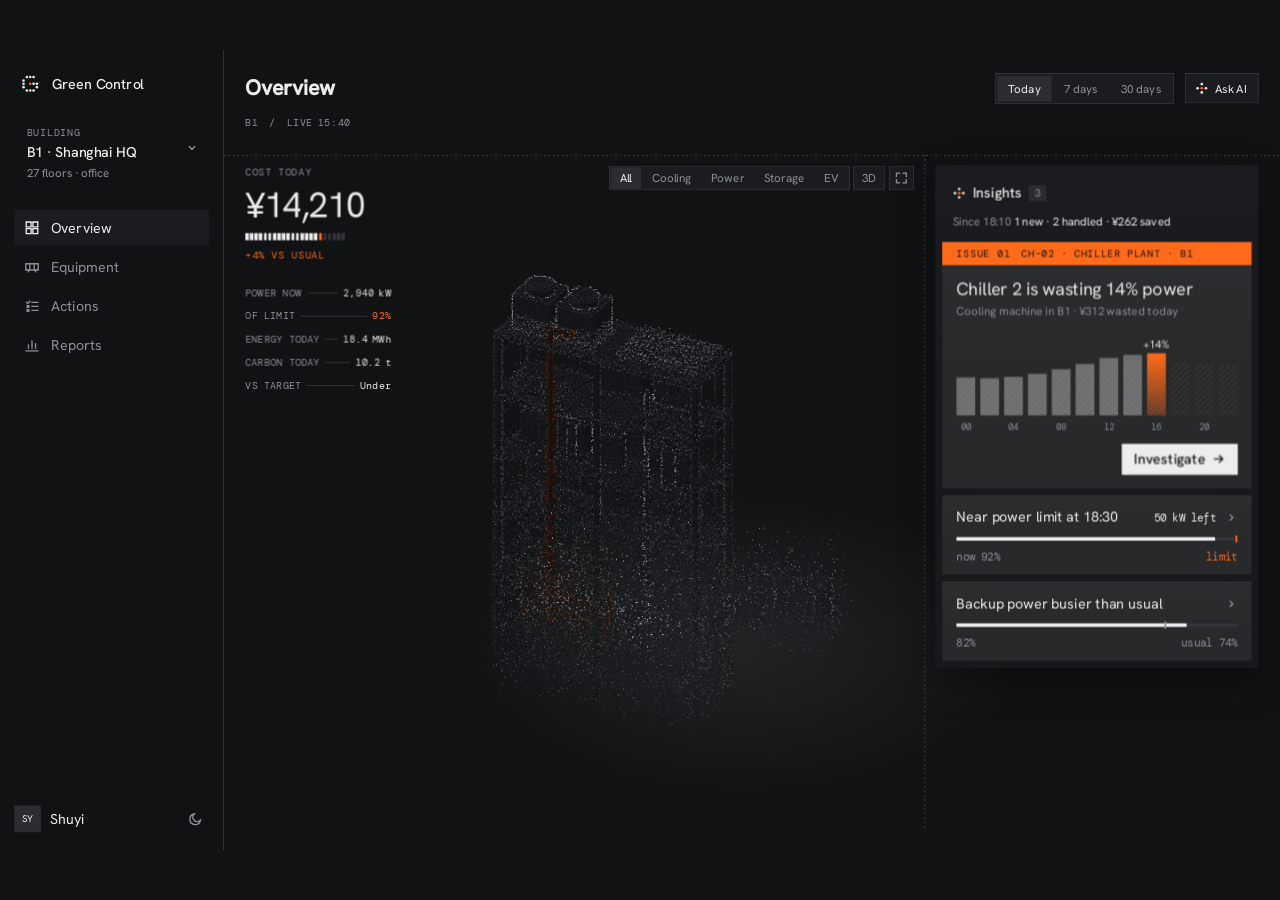
<file: index.html>
<!doctype html>
<html lang="en" data-gc="night">
<head>
<meta charset="utf-8">
<meta name="viewport" content="width=device-width, initial-scale=1">
<title>AI GC · Green Control</title>
<meta name="description" content="Envision Design Challenge 2026 · AI-powered Green Control. Interactive prototype. All data simulated.">
<link rel="icon" type="image/svg+xml" href="data:image/svg+xml,<svg xmlns='http://www.w3.org/2000/svg' viewBox='0 0 28 28'><rect width='28' height='28' rx='6' fill='%23111214'/><circle cx='9.6' cy='5.2' r='1.9' fill='%23EDEDED'/><circle cx='14' cy='5.2' r='1.9' fill='%23EDEDED'/><circle cx='18.4' cy='5.2' r='1.9' fill='%23EDEDED'/><circle cx='5.2' cy='9.6' r='1.9' fill='%23EDEDED'/><circle cx='5.2' cy='14' r='1.9' fill='%23EDEDED'/><circle cx='18.4' cy='14' r='1.9' fill='%23EDEDED'/><circle cx='22.8' cy='14' r='1.9' fill='%23EDEDED'/><circle cx='5.2' cy='18.4' r='1.9' fill='%23EDEDED'/><circle cx='22.8' cy='18.4' r='1.9' fill='%23EDEDED'/><circle cx='9.6' cy='22.8' r='1.9' fill='%23EDEDED'/><circle cx='14' cy='22.8' r='1.9' fill='%23EDEDED'/><circle cx='18.4' cy='22.8' r='1.9' fill='%23EDEDED'/><circle cx='14' cy='14' r='1.9' fill='%23FF6B1A'/></svg>">
<link rel="stylesheet" href="css/app.css">
<script type="importmap">{ "imports": { "three": "./js/vendor/three.module.js" } }</script>
</head>
<body>
<div id="viewport">
<div id="app" class="s1">

  <!-- ===== navigation: expanded in S1/S3, a rail in S2 ===== -->
  <nav id="nav" class="anim" aria-label="Main">
    <div class="brand">
      <svg class="logo" viewBox="0 0 28 28" aria-hidden="true" id="logo"></svg>
      <span class="brand-text t-strong">Green Control</span>
    </div>
    <button class="bldg">
      <span class="t-label muted">Building</span>
      <span class="t-strong">B1 · Shanghai HQ</span>
      <span class="t-small muted">27 floors · office</span>
      <svg class="chev" viewBox="0 0 12 12"><path d="M3 4.5 6 7.5 9 4.5"/></svg>
    </button>
    <div class="nav-items">
      <button class="nav-item on" data-ic="grid"><svg viewBox="0 0 18 18"><rect x="2.5" y="2.5" width="5.5" height="5.5"/><rect x="10" y="2.5" width="5.5" height="5.5"/><rect x="2.5" y="10" width="5.5" height="5.5"/><rect x="10" y="10" width="5.5" height="5.5"/></svg><span class="nav-label">Overview</span></button>
      <button class="nav-item" id="nav-eq" data-ic="eq"><svg viewBox="0 0 18 18"><rect x="2" y="5.5" width="14" height="7"/><path class="fan" d="M6.5 5.5v7M11.5 5.5v7"/><path d="M5 12.5v2M13 12.5v2"/></svg><span class="nav-label">Equipment</span></button>
      <button class="nav-item" data-ic="list"><svg viewBox="0 0 18 18"><path class="ck" d="M2.8 4.8l1.4 1.4 2.4-2.6"/><path d="M9 5h6.5M9 9.5h6.5M9 14h6.5"/><rect x="3.5" y="8.5" width="2" height="2"/><rect x="3.5" y="13" width="2" height="2"/></svg><span class="nav-label">Actions</span><span class="badge" id="badge">1</span></button>
      <button class="nav-item" data-ic="bars"><svg viewBox="0 0 18 18"><path d="M2.5 15.5h13"/><path class="b1" d="M5 12.5V9"/><path class="b2" d="M9 12.5V4.5"/><path class="b3" d="M13 12.5V7.5"/></svg><span class="nav-label">Reports</span></button>
    </div>
    <div class="nav-foot">
      <span class="avatar">SY</span><span class="who-name t-body">Shuyi</span>
      <button id="rail" aria-label="Expand menu"><svg viewBox="0 0 18 18"><rect x="2.5" y="3" width="13" height="12"/><path d="M7 3v12"/><path class="arr" d="M10.5 7.5 12 9l-1.5 1.5"/></svg></button><button id="theme" aria-label="Switch between night and day"><svg viewBox="0 0 18 18"><path d="M14.5 10.6A6 6 0 1 1 7.4 3.5a4.7 4.7 0 0 0 7.1 7.1Z"/></svg></button>
    </div>
  </nav>

  <!-- ===== headers ===== -->
  <header id="head1" class="header anim">
    <div class="head-row">
      <h1 class="t-headline">Overview</h1>
      <div class="head-tools">
        <div class="seg" id="range"><button class="on">Today</button><button>7 days</button><button>30 days</button></div>
        <div class="seg" id="zoom"><button data-z="day">Day</button><button class="on" data-z="week">Week</button><button data-z="month">Month</button></div>
        <button class="btn-ghost" id="ask"><svg class="spark" viewBox="0 0 14 14"><circle cx="7" cy="2.3" r="1.5"/><circle cx="2.3" cy="7" r="1.5"/><circle class="o" cx="7" cy="7" r="1.5"/><circle cx="11.7" cy="7" r="1.5"/><circle cx="7" cy="11.7" r="1.5"/></svg>Ask AI</button>
      </div>
    </div>
    <div class="crumbs sysline">B1<span class="sl">/</span>LIVE <span id="clock">15:40</span></div>
  </header>
  <header id="head2" class="header anim">
    <div class="head-row">
      <h1 class="t-headline">Chiller 2</h1>
      <span class="state issue t-small" id="obj-tag"><i></i><span>Issue</span></span>
    </div>
    <div class="crumbs sysline">
      <button class="crumb" id="crumb-b1" title="Back to the overview">B1</button><span class="sl">/</span><button class="crumb" id="crumb-plant" title="Whole plant, design view">Plant</button><span class="sl">/</span><span>CH-02</span>
    </div>
  </header>

  <!-- ===== the page's real axes, drawn as dashed guides, each zone numbered ===== -->
  <div id="grid" aria-hidden="true"><i class="gh t"></i><i class="gh b"></i><i class="gv v1"></i><i class="gv v2"></i><i class="gv v3"></i>
    <span class="zl z1">01&nbsp;&nbsp;Readings</span><span class="zl z2" id="zl2">02&nbsp;&nbsp;B1 · Live</span><span class="zl z3">03&nbsp;&nbsp;Insights</span><span class="fig" id="fig">Fig. 01 — B1 cutaway, iso 62°</span></div>

  <!-- ===== 12-column grid, shown with G ===== -->
  <div id="cols" aria-hidden="true"><i></i><i></i><i></i><i></i><i></i><i></i><i></i><i></i><i></i><i></i><i></i><i></i></div>

  <!-- ===== the stage: one 3D canvas that moves between S1 and S2 ===== -->
  <section id="stage" class="anim" aria-label="Building B1, live 3D view. Drag to rotate, scroll to zoom.">
    <div class="dots" aria-hidden="true"></div>
    <div class="pool" aria-hidden="true"></div>
    <div id="art" class="assembling" aria-hidden="true">
      <div id="tilt">
      <img class="art-bldg" id="art-bldg" src="img/turn/bldg-night-62.webp" alt="">
      <img class="art-plant" id="art-plant" src="img/turn/plant-night-62.webp" alt="">
      <svg class="flow" id="flow" viewBox="0 0 1160 758"><path class="fl hot" d="M364 520 L364 206 L384 200"/><path class="fl hot" d="M334 536 L430 536"/></svg>
      <svg class="flow2" id="flow2" viewBox="0 0 1160 758"><defs><radialGradient id="glow"><stop offset="0" stop-color="#ff6b1a" stop-opacity=".55"/><stop offset="1" stop-color="#ff6b1a" stop-opacity="0"/></radialGradient></defs><ellipse class="glow" cx="384" cy="367" rx="190" ry="60" transform="rotate(17 384 367)" fill="url(#glow)"/><path class="fl hot" d="M559 412 L559 262"/></svg>
      <svg class="leaders" id="leaders" viewBox="0 0 1160 758"></svg>
      <div id="art-labels"></div>
      </div>
    </div>
    <canvas id="gl"></canvas>
    <div id="overlay"></div>
    <div class="tip" id="tip"></div>
    <div class="stage-top">
      <span class="live t-label" id="live-label">Building B1 · live</span>
      <div class="stage-tools">
        <div class="seg" id="filter"><button class="on" data-f="all">All</button><button data-f="cooling">Cooling</button><button data-f="power">Power</button><button data-f="storage">Storage</button><button data-f="ev">EV</button></div>
        <button class="seg-btn t-small" id="mode3d" aria-pressed="false">3D</button>
        <button class="icon-btn" id="full" aria-label="Full view"><svg viewBox="0 0 14 14"><path class="out" d="M1.5 5V1.5H5M9 1.5h3.5V5M12.5 9v3.5H9M5 12.5H1.5V9"/><path class="in" d="M5 1.5V5H1.5M12.5 5H9V1.5M9 12.5V9h3.5M1.5 9H5v3.5"/></svg></button>
      </div>
    </div>

    <!-- readings sit on the drawing, like a figure's readout -->
    <div id="readings">
      <div class="reading big"><span class="lab">Cost today</span><span class="t-num" data-v="cost">¥14,210</span><span class="segbar" id="cost-bar"></span><span class="lab accent" id="cost-cap">+4% vs usual</span></div>
      <div class="spec">
        <div class="sr"><span>Power now</span><i></i><span><span data-v="power">2,940</span> kW</span></div>
        <div class="sr"><span>Of limit</span><i></i><span class="accent" id="limit-v">92%</span></div>
        <div class="sr"><span>Energy today</span><i></i><span><span data-v="energy">18.4</span> MWh</span></div>
        <div class="sr"><span>Carbon today</span><i></i><span><span data-v="carbon">10.2</span> t</span></div>
        <div class="sr"><span>Vs target</span><i></i><span>Under</span></div>
      </div>
    </div>
    <div id="evidence"></div>
    <div id="zoomchip" class="t-small"><span id="zoom-pct">100%</span><button id="zoom-reset" class="link">Reset</button></div>
  </section>

  <!-- ===== AI: the insights list (S1/S3) grows into the chat panel (S2) ===== -->
  <aside id="ai" class="anim glass">
    <div class="view" id="insights"></div>
    <div class="view" id="chat">
      <div class="chat-head">
        <svg class="spark" viewBox="0 0 14 14"><circle cx="7" cy="2.3" r="1.5"/><circle cx="2.3" cy="7" r="1.5"/><circle class="o" cx="7" cy="7" r="1.5"/><circle cx="11.7" cy="7" r="1.5"/><circle cx="7" cy="11.7" r="1.5"/></svg>
        <span class="t-strong">Green Control</span>
        <button class="x" id="close" aria-label="Close and go back to the overview"><svg viewBox="0 0 18 18"><path d="M4.5 4.5l9 9M13.5 4.5l-9 9"/></svg></button>
      </div>
      <div id="thread" aria-live="polite"></div>
      <form class="composer" id="composer"><input id="q" placeholder="Ask about Chiller 2…" autocomplete="off"><button class="send" aria-label="Send"><svg viewBox="0 0 14 14"><path d="M7 11.5v-9M3 6.5l4-4 4 4"/></svg></button></form>
    </div>
  </aside>

  <!-- ===== actions: what was done, is running and is planned, on one time axis ===== -->
  <section id="actions" aria-label="Actions">
    <div class="ac-sum"><span class="ac-big"><span id="ac-count">¥0</span><span id="ac-saved"></span></span><button class="btn-ghost" id="ac-results">Review results <svg viewBox="0 0 14 14"><path d="M2.5 7h9M8 3.5 11.5 7 8 10.5"/></svg></button></div>
    <div class="ac-mini" id="ac-mini"></div>
    <div class="ac-table"><div class="ac-head" id="ac-head"></div><div class="ac-body" id="ac-body"></div></div>
    <div class="ac-tip" id="ac-tip"></div>
  </section>

  <div id="toast" class="glass" role="status"><svg viewBox="0 0 14 14"><path d="M3 7.3l2.6 2.6L11 4.4"/></svg><span id="toast-text">Plan applied</span><i class="div"></i><button id="toast-undo" class="link">Undo</button></div>
</div>
</div>
<script type="module" src="js/main.js"></script>
</body>
</html>
</file>
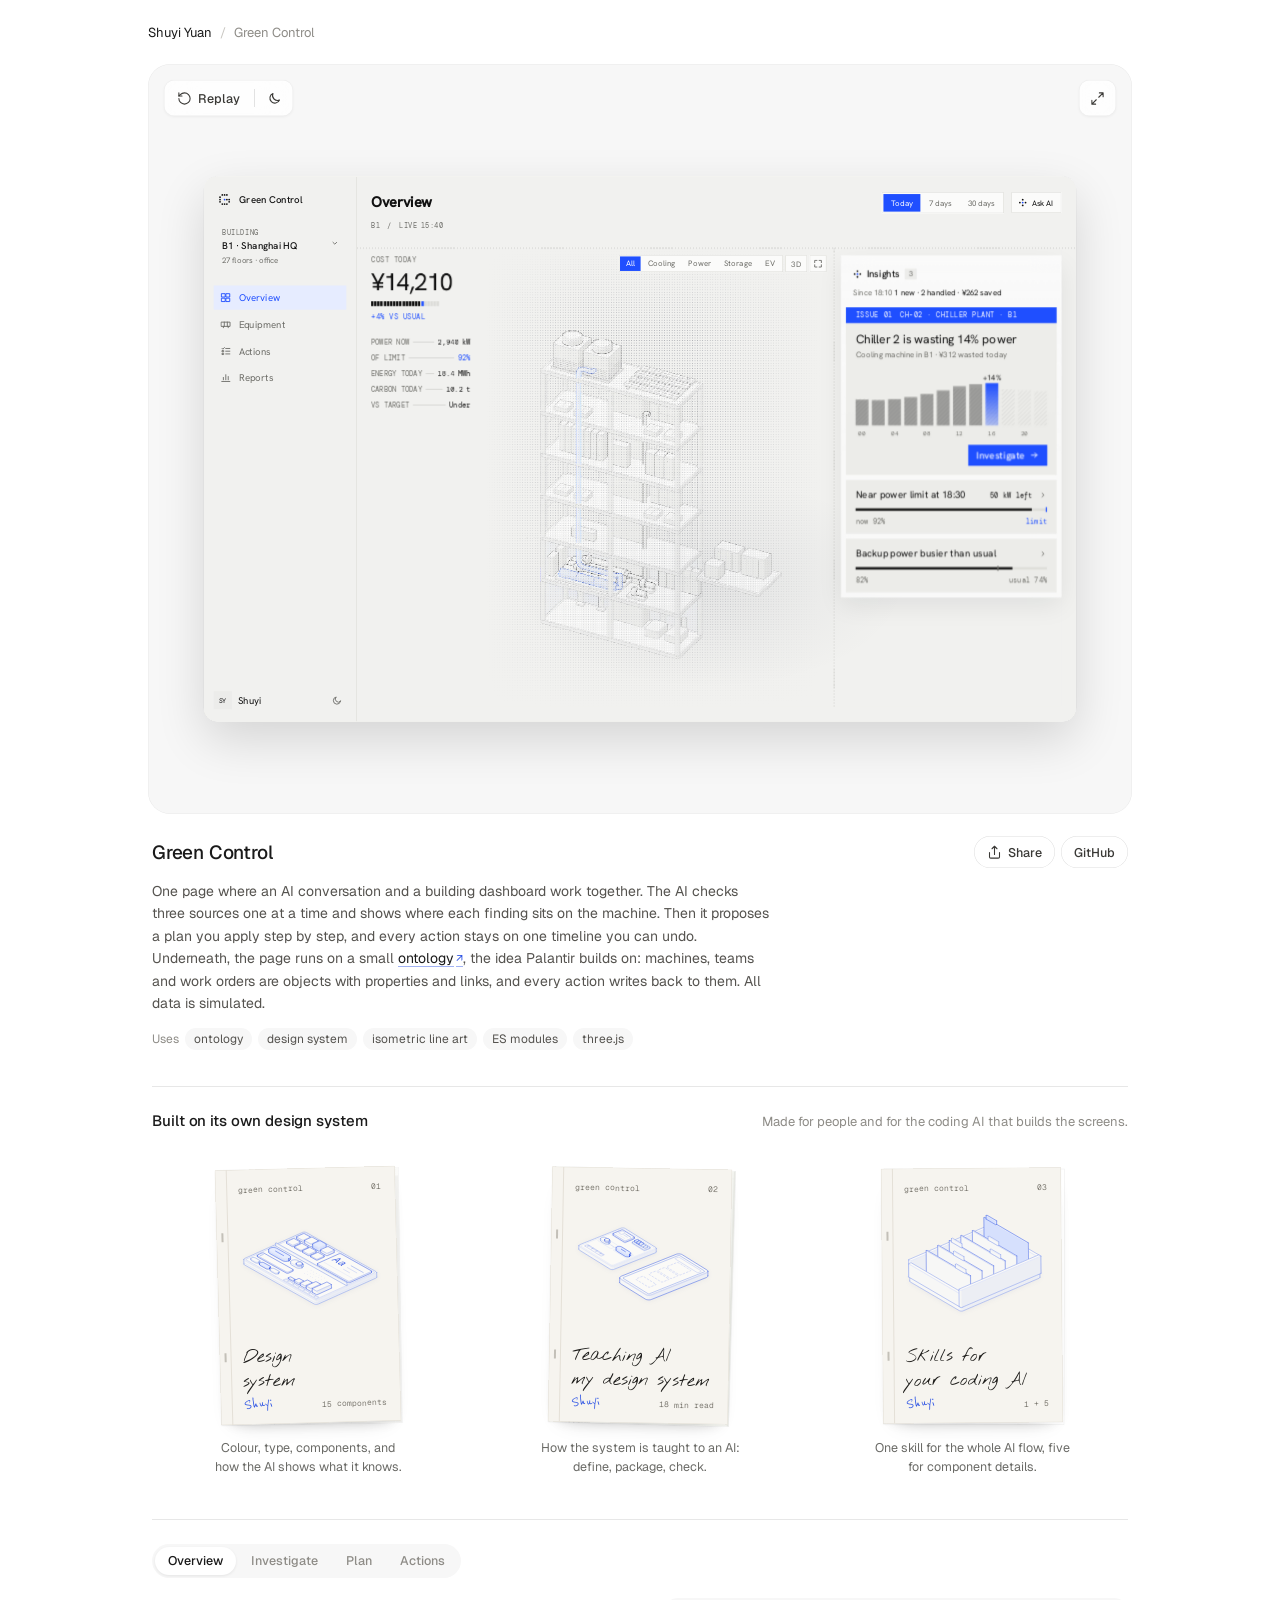
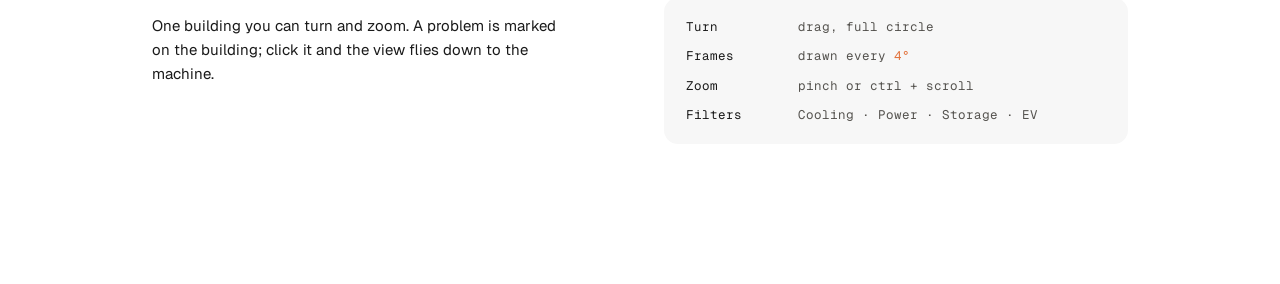
<file: case/index.html>
<!DOCTYPE html><html lang="en"><head><meta charset="utf-8"><meta name="viewport" content="width=device-width,initial-scale=1">
<title>Green Control</title>
<link rel="preconnect" href="https://fonts.googleapis.com"><link href="https://fonts.googleapis.com/css2?family=Geist:wght@400;500;600&family=Geist+Mono:wght@400;500&family=Nothing+You+Could+Do&family=Reenie+Beanie&display=swap" rel="stylesheet">
<style>
*{box-sizing:border-box;margin:0;padding:0}
html{height:100%}body{min-height:100%}
body{background:#fff;font-family:Geist,system-ui,sans-serif;color:#1A1A1A;-webkit-font-smoothing:antialiased;max-width:1040px;margin:0 auto;padding:0 28px 140px}
.pg-top{display:flex;align-items:center;gap:8px;height:64px;font-size:13px;color:#8E8C87}.pg-top a{color:#1A1A1A;text-decoration:none}.pg-top i{font-style:normal;color:#C9C7C2}
.demo{position:relative;height:min(820px,calc(100vh - 150px));min-height:520px;background:#F7F7F7;border-radius:22px;overflow:hidden;box-shadow:inset 0 0 0 .5px rgba(26,26,26,.06)}
.frame{position:absolute;left:50%;top:50%;width:1440px;height:900px;transform-origin:0 0;border-radius:14px;overflow:hidden;background:#fff;box-shadow:0 30px 80px rgba(0,0,0,.14),0 0 0 .5px rgba(0,0,0,.08)}
.frame iframe{display:block;width:100%;height:100%;border:0}
.dctl{position:absolute;top:16px;z-index:20;display:flex;gap:2px;padding:3px;border-radius:10px;background:rgba(255,255,255,.8);backdrop-filter:blur(16px);-webkit-backdrop-filter:blur(16px);box-shadow:0 1px 3px rgba(0,0,0,.05),inset 0 0 0 .5px rgba(26,26,26,.08)}.dctl.l{left:16px}.dctl.r{right:16px}
.dctl button{all:unset;cursor:pointer;display:inline-flex;align-items:center;gap:6px;height:30px;padding:0 10px;border-radius:7px;font:500 12.5px Geist,system-ui,sans-serif;color:#3A3936;transition:background .2s,color .2s}
.acts button{all:unset;cursor:pointer;display:inline-flex;align-items:center;gap:6px;height:30px;padding:0 11px;border-radius:999px;font:500 12.5px Geist,system-ui,sans-serif;color:#3A3936;transition:background .2s}
.dctl.r button,.dctl #theme{padding:0 8px}.dctl button:hover,.acts button:hover{background:rgba(26,26,26,.06)}
.demo.dark .dctl{background:rgba(44,44,42,.72);box-shadow:inset 0 0 0 .5px rgba(255,255,255,.08)}.demo.dark .dctl button{color:#D9D7D2}.demo.dark .dctl button:hover{background:rgba(255,255,255,.08)}.demo.dark .dctl .sep{background:rgba(255,255,255,.12)}
.dctl button:focus-visible{outline:1.5px solid rgba(26,26,26,.4);outline-offset:1px}.demo.dark .dctl button:focus-visible{outline-color:rgba(255,255,255,.5)}
.acts button:focus-visible,.acts a:focus-visible,.tabs button:focus-visible,.ds a:focus-visible,.copy:focus-visible{outline:2px solid #1A1A1A;outline-offset:2px}
.dctl svg,.acts svg{width:15px;height:15px;fill:none;stroke:currentColor;stroke-width:1.7;stroke-linecap:round;stroke-linejoin:round}
.dctl .sep{width:.5px;background:rgba(26,26,26,.12);margin:6px 2px}
.info{padding:22px 4px 0}
.ttl{display:flex;align-items:center;justify-content:space-between;gap:12px}.ttl h1,.acts .gh{white-space:nowrap}.ttl h1{font:500 19px Geist,system-ui,sans-serif;letter-spacing:-.01em}
.acts{display:flex;gap:6px;align-items:center}.acts button{height:32px;padding:0 13px;box-shadow:inset 0 0 0 .5px rgba(26,26,26,.14)}
.acts .gh{height:32px;display:inline-flex;align-items:center;padding:0 13px;border-radius:999px;font:500 12.5px Geist,system-ui,sans-serif;color:#3A3936;text-decoration:none;box-shadow:inset 0 0 0 .5px rgba(26,26,26,.14)}.acts .gh:hover{background:rgba(26,26,26,.05)}.acts .ds-btn{gap:5px;color:#2f55e4;box-shadow:inset 0 0 0 .5px rgba(47,85,228,.35)}.acts .ds-btn svg{width:12px;height:12px;fill:none;stroke:currentColor;stroke-width:1.8;stroke-linecap:round;stroke-linejoin:round}.acts .ds-btn:hover{background:rgba(47,85,228,.06)}
.desc{max-width:620px;font-size:14px;line-height:1.6;color:#55534F;margin:12px 0 14px}
.desc .onto{color:#1A1A1A;text-decoration:underline;text-decoration-color:rgba(47,85,228,.45);text-decoration-thickness:1px;text-underline-offset:3px;transition:text-decoration-color .2s}.desc .onto:hover{text-decoration-color:#2f55e4}.desc .onto::after{content:"\2197";font-size:11px;margin-left:2px;color:#2f55e4}
.uses{display:flex;align-items:center;gap:6px;font-size:12px;color:#8E8C87;flex-wrap:wrap}.uses i{font-style:normal;padding:3px 9px;border-radius:999px;background:#F7F7F7;color:#55534F}
/* design system block */
.ds{margin-top:36px;padding-top:24px;border-top:.5px solid rgba(26,26,26,.1)}
.ds-h{display:flex;align-items:baseline;justify-content:space-between;gap:16px;margin-bottom:16px}
.ds-h h2{font:500 15px Geist,system-ui,sans-serif;letter-spacing:-.005em}
.ds-h p{font-size:13px;color:#8E8C87}
.ds-grid{display:grid;grid-template-columns:1.35fr 1fr 1fr;gap:12px}
.ds a.card,.ds .card{display:flex;flex-direction:column;border-radius:16px;background:#F7F7F7;overflow:hidden;text-decoration:none;color:inherit;box-shadow:inset 0 0 0 .5px rgba(26,26,26,.06);transition:transform .35s cubic-bezier(.32,.72,0,1),box-shadow .35s}
.ds a.card:hover{transform:translateY(-3px);box-shadow:inset 0 0 0 .5px rgba(26,26,26,.08),0 14px 30px -18px rgba(0,0,0,.25)}
.card .pic{position:relative;aspect-ratio:16/10;overflow:hidden;margin:10px 10px 0;border-radius:10px;background:#eee}
.card .pic img{position:absolute;inset:0;width:100%;height:100%;object-fit:cover;object-position:top left;transition:transform .6s cubic-bezier(.32,.72,0,1)}
.ds a.card:hover .pic img{transform:scale(1.03)}
.card .tx{padding:14px 16px 16px;display:grid;gap:4px}
.card .tx b{font:500 14px Geist,system-ui,sans-serif;display:flex;align-items:center;gap:6px}
.card .tx b svg{width:13px;height:13px;fill:none;stroke:#8E8C87;stroke-width:1.8;stroke-linecap:round;stroke-linejoin:round}
.card .tx span{font-size:13px;line-height:1.5;color:#6B6B67}
.card.main .tx b{font-size:15px}
.cmd{margin:10px 10px 0;border-radius:10px;background:#1A1A1A;color:#E8E6E1;aspect-ratio:16/10;display:flex;flex-direction:column;justify-content:space-between;padding:14px}
.cmd code{font:400 11.5px/1.6 'Geist Mono',ui-monospace,monospace;word-break:break-all}.cmd code em{font-style:normal;color:#8E8C87}
.cmd ul{list-style:none;display:grid;gap:3px;font:400 11.5px 'Geist Mono',ui-monospace,monospace;color:#A3A19C}
.cmd ul li::before{content:"/";color:#5f5d59;margin-right:2px}
.copy{all:unset;cursor:pointer;justify-self:start;margin-top:8px;display:inline-flex;align-items:center;gap:6px;height:28px;padding:0 12px;border-radius:999px;background:#fff;font:500 12px Geist,system-ui,sans-serif;color:#1A1A1A;box-shadow:inset 0 0 0 .5px rgba(26,26,26,.14);transition:background .2s}
.copy:hover{background:#F0EFEC}

.shelf{display:grid;grid-template-columns:repeat(3,1fr);gap:20px;padding:22px 0 6px}
.bk{display:grid;justify-items:center;gap:16px;text-decoration:none;color:inherit;outline:none}
.bk-in{position:relative;width:180px;height:255px;transform:rotate(var(--r,-1.5deg));transition:transform .45s cubic-bezier(.32,.72,0,1)}
.bk:nth-child(2) .bk-in{--r:1deg}.bk:nth-child(3) .bk-in{--r:-.5deg}
.bk:hover .bk-in,.bk:focus-visible .bk-in{transform:rotate(var(--r,-1.5deg)) translateY(-6px)}
.bk:focus-visible .bk-cover{outline:2px solid #1A1A1A;outline-offset:6px}
.bk-paper{position:absolute;inset:0;background:#fff 0 0/100% auto no-repeat;box-shadow:0 0 0 .5px rgba(0,0,0,.07),0 6px 14px -10px rgba(0,0,0,.2);transform:translate(2px,1px) rotate(.6deg);transition:transform .5s cubic-bezier(.34,1.36,.64,1)}
.bk:hover .bk-paper,.bk:focus-visible .bk-paper{transform:translate(52px,-12px) rotate(5deg)}
.bk-code{background:#fff;display:flex;align-items:flex-start;justify-content:flex-end;padding:22px 6px}
.bk-code code{font:400 9px/1.7 'Geist Mono',ui-monospace,monospace;color:#1A1A1A;width:52px}
.bk-cover{position:absolute;inset:0;background:#f6f4ef;overflow:hidden;box-shadow:inset 0 0 0 .5px #e2ded5,0 1px 2px rgba(0,0,0,.04),0 12px 24px -18px rgba(0,0,0,.28);transition:transform .5s cubic-bezier(.34,1.36,.64,1)}
.bk:hover .bk-cover,.bk:focus-visible .bk-cover{transform:translate(-6px,3px) rotate(-1.5deg)}
.bk-fold{position:absolute;left:11px;top:0;bottom:0;width:1px;background:#e4e0d7}.bk-st{position:absolute;left:5px;width:2px;height:9px;background:#c3c0b8}
.bk-st:nth-of-type(2){top:63px!important}.bk-st:nth-of-type(3){top:183px!important}
.bk-top,.bk-foot{position:absolute;left:23px;right:14px;display:flex;justify-content:space-between;align-items:baseline;font:400 8px 'Geist Mono',ui-monospace,monospace;color:#7d7a72}
.bk-top{top:15px}.bk-foot{bottom:14px}
.bk-art{position:absolute;left:18px;top:28px;width:150px;height:127px}
.bk-art svg{width:100%!important;height:100%!important;display:block}
.bk-list{position:absolute;left:28px;top:40px;display:grid;gap:5px;font:400 10px 'Geist Mono',ui-monospace,monospace;color:#2f55e4}
.bk-list span:first-child{font-weight:500}
.bk-h{position:absolute;left:23px;right:10px;bottom:31px;font:18px/1.3 'Nothing You Could Do',cursive;color:#1c1b19}
.bk-sig{font:17px/.6 'Reenie Beanie',cursive;color:#2f55e4}
.bk-cap{max-width:200px;text-align:center;font-size:12.5px;line-height:1.5;color:#6B6B67}
.inst{display:flex;align-items:center;justify-content:center;gap:10px;margin-top:14px;font:400 12px 'Geist Mono',ui-monospace,monospace;color:#55534F}
.inst code{padding:5px 10px;border-radius:7px;background:#F7F7F7}
@media (max-width:760px){.shelf{grid-template-columns:1fr;gap:34px}.inst{flex-wrap:wrap}}
@media (prefers-reduced-motion:reduce){.bk-in,.bk-paper,.bk-cover{transition:none}}
/* spec */
.spec{margin-top:36px;padding-top:24px;border-top:.5px solid rgba(26,26,26,.1)}
.tabs{display:inline-flex;gap:2px;padding:3px;border-radius:999px;background:#F7F7F7}.tabs button{all:unset;cursor:pointer;height:28px;padding:0 13px;border-radius:999px;font:500 12.5px Geist,system-ui,sans-serif;color:#8E8C87;transition:background .2s,color .2s}.tabs button.on{background:#fff;color:#1A1A1A;box-shadow:0 1px 3px rgba(0,0,0,.08)}
.sp{display:grid;grid-template-columns:1fr 1fr;gap:48px;margin-top:20px;align-items:start}.sp p{font-size:15px;line-height:1.6;max-width:420px;padding-top:16px;transition:opacity .25s}
.sp .rows{display:grid;grid-template-columns:96px 1fr;gap:12px 16px;padding:20px 22px;border-radius:14px;background:#F7F7F7;font:400 12.5px/1.4 'Geist Mono',ui-monospace,monospace;color:#55534F;transition:opacity .25s}
.sp .rows b{font-weight:400;color:#1A1A1A}.sp .rows u{text-decoration:none;color:#E2723B}
/* full screen */
body.m-full{max-width:none;padding:0;overflow:hidden;height:100%}body.m-full .pg-top,body.m-full .info{display:none}
body.m-full .demo{position:fixed;inset:0;height:auto;min-height:0;border-radius:0;box-shadow:none;z-index:50}
@media (max-width:860px){.ds-grid{grid-template-columns:1fr 1fr}.ds-grid .main{grid-column:1/-1}}
@media (max-width:760px){#share span{display:none}.acts{gap:4px}.acts button{padding:0 8px}.acts .gh{padding:0 9px}.ttl h1{font-size:17px}body{padding:0 16px 96px}.pg-top{height:52px}.demo{height:auto;aspect-ratio:1440/1040;min-height:0;border-radius:18px}.dctl{top:12px}.dctl.l{left:12px}.dctl.r{right:12px}.dctl span{display:none}
 .sp{grid-template-columns:1fr;gap:16px}.sp p{padding-top:0;max-width:none}.sp .rows{grid-template-columns:80px 1fr;padding:16px 18px}.tabs{display:flex;overflow-x:auto;max-width:100%;scrollbar-width:none}.tabs button{flex:none;padding:0 10px;font-size:12px}
 .ds-grid{grid-template-columns:1fr}.ds-h{flex-direction:column;gap:4px}}
@media (prefers-reduced-motion:reduce){*{transition:none!important}}
</style></head>
<body>
<nav class="pg-top" aria-label="Breadcrumb"><a href="https://yuanshuyi.com/craft">Shuyi Yuan</a><i>/</i><span>Green Control</span></nav>

<section class="demo" id="demo" aria-label="Green Control prototype">
 <div class="dctl l">
  <button id="replay" title="Back to the start"><svg viewBox="0 0 24 24"><path d="M3 12a9 9 0 1 0 9-9 9.75 9.75 0 0 0-6.74 2.74L3 8"/><path d="M3 3v5h5"/></svg><span>Replay</span></button>
  <i class="sep"></i>
  <button id="theme" title="Switch to Night" aria-label="Switch to Night"><svg viewBox="0 0 24 24"><path d="M20 14.5A8 8 0 0 1 9.5 4a8 8 0 1 0 10.5 10.5z"/></svg></button>
 </div>
 <div class="dctl r"><button id="expand" title="Full screen" aria-label="Full screen"><svg viewBox="0 0 24 24"><path d="M15 3h6v6M9 21H3v-6M21 3l-7 7M3 21l7-7"/></svg></button></div>
 <div class="frame" id="frame"><iframe id="proto" title="Green Control prototype" src="../?theme=day" loading="eager"></iframe></div>
</section>

<section class="info">
 <div class="ttl"><h1>Green Control</h1><div class="acts"><button id="share" title="Copy link"><svg viewBox="0 0 24 24"><path d="M4 12v7a2 2 0 0 0 2 2h12a2 2 0 0 0 2-2v-7"/><path d="M16 6l-4-4-4 4M12 2v13"/></svg><span>Share</span></button><a class="gh" href="https://github.com/shuyii0315-arch/green-control" target="_blank" rel="noopener">GitHub</a></div></div>
 <p class="desc">One page where an AI conversation and a building dashboard work together. The AI checks three sources one at a time and shows where each finding sits on the machine. Then it proposes a plan you apply step by step, and every action stays on one timeline you can undo. Underneath, the page runs on a small <a class="onto" href="https://www.palantir.com/docs/foundry/ontology/overview/" target="_blank" rel="noopener">ontology</a>, the idea Palantir builds on: machines, teams and work orders are objects with properties and links, and every action writes back to them. All data is simulated.</p>
 <div class="uses"><span>Uses</span><i>ontology</i><i>design system</i><i>isometric line art</i><i>ES modules</i><i>three.js</i></div>

 <div class="ds" aria-labelledby="ds-title">
  <div class="ds-h"><h2 id="ds-title">Built on its own design system</h2><p>Made for people and for the coding AI that builds the screens.</p></div>
  <div class="shelf">
   <a class="bk" href="../system/?theme=day" target="_blank" rel="noopener" data-paper="ds-system-p.jpg?v=3">
    <div class="bk-in"><div class="bk-paper"></div><div class="bk-cover"><i class="bk-fold"></i><i class="bk-st" style="top:74px"></i><i class="bk-st" style="top:213px"></i>
     <div class="bk-top"><span>green control</span><span>01</span></div>
     <div class="bk-art bk-load" data-src="ds-system-art.svg?v=3"></div>
     <div class="bk-h">Design<br>system</div>
     <div class="bk-foot"><span class="bk-sig">Shuyi</span><span>15 components</span></div></div></div>
    <span class="bk-cap">Colour, type, components, and how the AI shows what it knows.</span>
   </a>
   <a class="bk" href="../guide/" target="_blank" rel="noopener" data-paper="../notes/guide-sheet.jpg">
    <div class="bk-in"><div class="bk-paper"></div><div class="bk-cover"><i class="bk-fold"></i><i class="bk-st" style="top:74px"></i><i class="bk-st" style="top:213px"></i>
     <div class="bk-top"><span>green control</span><span>02</span></div>
     <div class="bk-art bk-load" data-src="../notes/cover-art.svg?v=3"></div>
     <div class="bk-h">Teaching AI<br>my design system</div>
     <div class="bk-foot"><span class="bk-sig">Shuyi</span><span>18 min read</span></div></div></div>
    <span class="bk-cap">How the system is taught to an AI: define, package, check.</span>
   </a>
   <a class="bk" href="../system/?theme=day#/skills" target="_blank" rel="noopener" data-paper="">
    <div class="bk-in"><div class="bk-paper bk-code"><code>$ npx<br>skills add<br>…/green-<br>control<br><br>6 ×<br>SKILL.md</code></div><div class="bk-cover"><i class="bk-fold"></i><i class="bk-st" style="top:74px"></i><i class="bk-st" style="top:213px"></i>
     <div class="bk-top"><span>green control</span><span>03</span></div>
     <div class="bk-art bk-load" data-src="ds-skills-art.svg?v=3"></div>
     <div class="bk-h">Skills for<br>your coding AI</div>
     <div class="bk-foot"><span class="bk-sig">Shuyi</span><span>1 + 5</span></div></div></div>
    <span class="bk-cap">One skill for the whole AI flow, five for component details.</span>
   </a>
  </div>

 </div>

 <div class="spec"><div class="tabs" id="tabs" role="tablist" aria-label="Moments in the prototype">
  <button class="on" role="tab" aria-selected="true" data-k="over">Overview</button><button role="tab" aria-selected="false" data-k="inv">Investigate</button><button role="tab" aria-selected="false" data-k="plan">Plan</button><button role="tab" aria-selected="false" data-k="act">Actions</button></div>
  <div class="sp"><p id="spT" aria-live="polite"></p><div class="rows" id="spC"></div></div></div>
</section>

<script>
const $ = (s) => document.querySelector(s)
const demo = $("#demo"), frame = $("#frame"), proto = $("#proto")
let theme = "day"
function fit() {
  const full = document.body.classList.contains("m-full")
  const r = demo.getBoundingClientRect(), W = full ? innerWidth : r.width, H = full ? innerHeight : r.height
  const pad = full ? 0 : (r.width < 500 ? 12 : 56), s = full ? Math.min(W / 1440, H / 900) : Math.min((W - pad * 2) / 1440, (H - pad * 2 - 20) / 900)
  frame.style.transform = `translate(${-720 * s}px,${-450 * s + (full ? 0 : 10)}px) scale(${s})`
  frame.style.borderRadius = full ? "0" : 14 / s + "px"
}
addEventListener("resize", fit); new ResizeObserver(fit).observe(demo); fit()
const load = (extra = "") => { proto.src = "../?theme=" + theme + extra + "&r=" + Date.now() }
$("#replay").onclick = () => load()
const MOON = '<svg viewBox="0 0 24 24"><path d="M20 14.5A8 8 0 0 1 9.5 4a8 8 0 1 0 10.5 10.5z"/></svg>', SUN = '<svg viewBox="0 0 24 24"><circle cx="12" cy="12" r="4"/><path d="M12 2v2M12 20v2M4.9 4.9l1.4 1.4M17.7 17.7l1.4 1.4M2 12h2M20 12h2M4.9 19.1l1.4-1.4M17.7 6.3l1.4-1.4"/></svg>'
$("#theme").onclick = () => {
  theme = theme === "day" ? "night" : "day"
  const dark = theme === "night", b = $("#theme"), t = dark ? "Switch to Day" : "Switch to Night"
  b.innerHTML = dark ? SUN : MOON; b.title = t; b.setAttribute("aria-label", t)
  demo.classList.toggle("dark", dark); demo.style.background = dark ? "#1C1C1B" : "#F7F7F7"
  load()
}
const EXI = $("#expand").innerHTML, MNI = '<svg viewBox="0 0 24 24"><path d="M4 14h6v6M20 10h-6V4M14 10l7-7M3 21l7-7"/></svg>'
const setFull = (m) => { document.body.classList.toggle("m-full", m); $("#expand").innerHTML = m ? MNI : EXI; $("#expand").title = m ? "Exit full screen" : "Full screen"; $("#expand").setAttribute("aria-label", $("#expand").title); fit() }
$("#expand").onclick = () => setFull(!document.body.classList.contains("m-full"))
addEventListener("keydown", (e) => { if (e.key === "Escape" && document.body.classList.contains("m-full")) setFull(false) })
const flash = (b, t) => { const o = b.innerHTML; b.querySelector("span") ? (b.querySelector("span").textContent = t) : (b.textContent = t); setTimeout(() => (b.innerHTML = o), 1400) }
$("#share").onclick = async () => { const u = location.href.split("#")[0]; try { if (navigator.share && matchMedia("(pointer:coarse)").matches) { await navigator.share({ title: "Green Control", url: u }); return } await navigator.clipboard.writeText(u); flash($("#share"), "Copied") } catch (_) {} }
const SPEC = {
  over: ["One building you can turn and zoom. A problem is marked on the building; click it and the view flies down to the machine.",
    [["Turn", "drag, full circle"], ["Frames", "drawn every <u>4°</u>"], ["Zoom", "pinch or ctrl + scroll"], ["Filters", "Cooling · Power · Storage · EV"]]],
  inv: ["Press Investigate and the AI checks three sources in turn. Each one lights its spot on the machine and lands as an evidence card.",
    [["Order", "what → where → why"], ["Sources", "<u>3</u>, one at a time"], ["Each", "lights its spot, then a card"], ["Entry", "Chiller 2 card"]]],
  plan: ["The AI proposes a plan one step at a time. It checks, you apply, it reports the effect, then it finds a free team and you book.",
    [["Steps", "check → apply → report → book"], ["Action", "Shift 20% to Chiller 1"], ["Team", "Maintenance B"], ["After", "issue leaves the list, Undo"]]],
  act: ["Every action sits on one time axis, so you can see what changed and when, and take the running one back.",
    [["Axis", "one timeline, all actions"], ["Zoom", "Day · Week · Month"], ["Hover", "summary; click to open"], ["Undo", "the running action"]]],
}
const tabs = [...document.querySelectorAll("#tabs button")]
function show(k) {
  tabs.forEach((b) => { const on = b.dataset.k === k; b.classList.toggle("on", on); b.setAttribute("aria-selected", on) })
  const [t, rows] = SPEC[k], T = $("#spT"), C = $("#spC")
  T.style.opacity = C.style.opacity = 0
  setTimeout(() => { T.textContent = t; C.innerHTML = rows.map(([a, b]) => `<b>${a}</b><span>${b}</span>`).join(""); T.style.opacity = C.style.opacity = 1 }, 160)
}
tabs.forEach((b) => (b.onclick = () => show(b.dataset.k)))
show("over")

// books: the page inside is a real screenshot; the guide cover reuses the Notes art and snaps its parts in on hover
document.querySelectorAll(".bk").forEach((b) => {
  const pp = b.dataset.paper; if (pp) b.querySelector(".bk-paper").style.backgroundImage = `url(${pp})`
  const on = () => { b.classList.remove("nb-hot"); void b.offsetWidth; b.classList.add("nb-hot") }, off = () => b.classList.remove("nb-hot")
  b.addEventListener("pointerenter", on); b.addEventListener("pointerleave", off); b.addEventListener("focus", on); b.addEventListener("blur", off)
})
document.querySelectorAll(".bk-load").forEach((el) => fetch(el.dataset.src).then((r) => (r.ok ? r.text() : "")).then((t) => { if (t) el.innerHTML = t }).catch(() => {}))
</script>
</body></html>
</file>
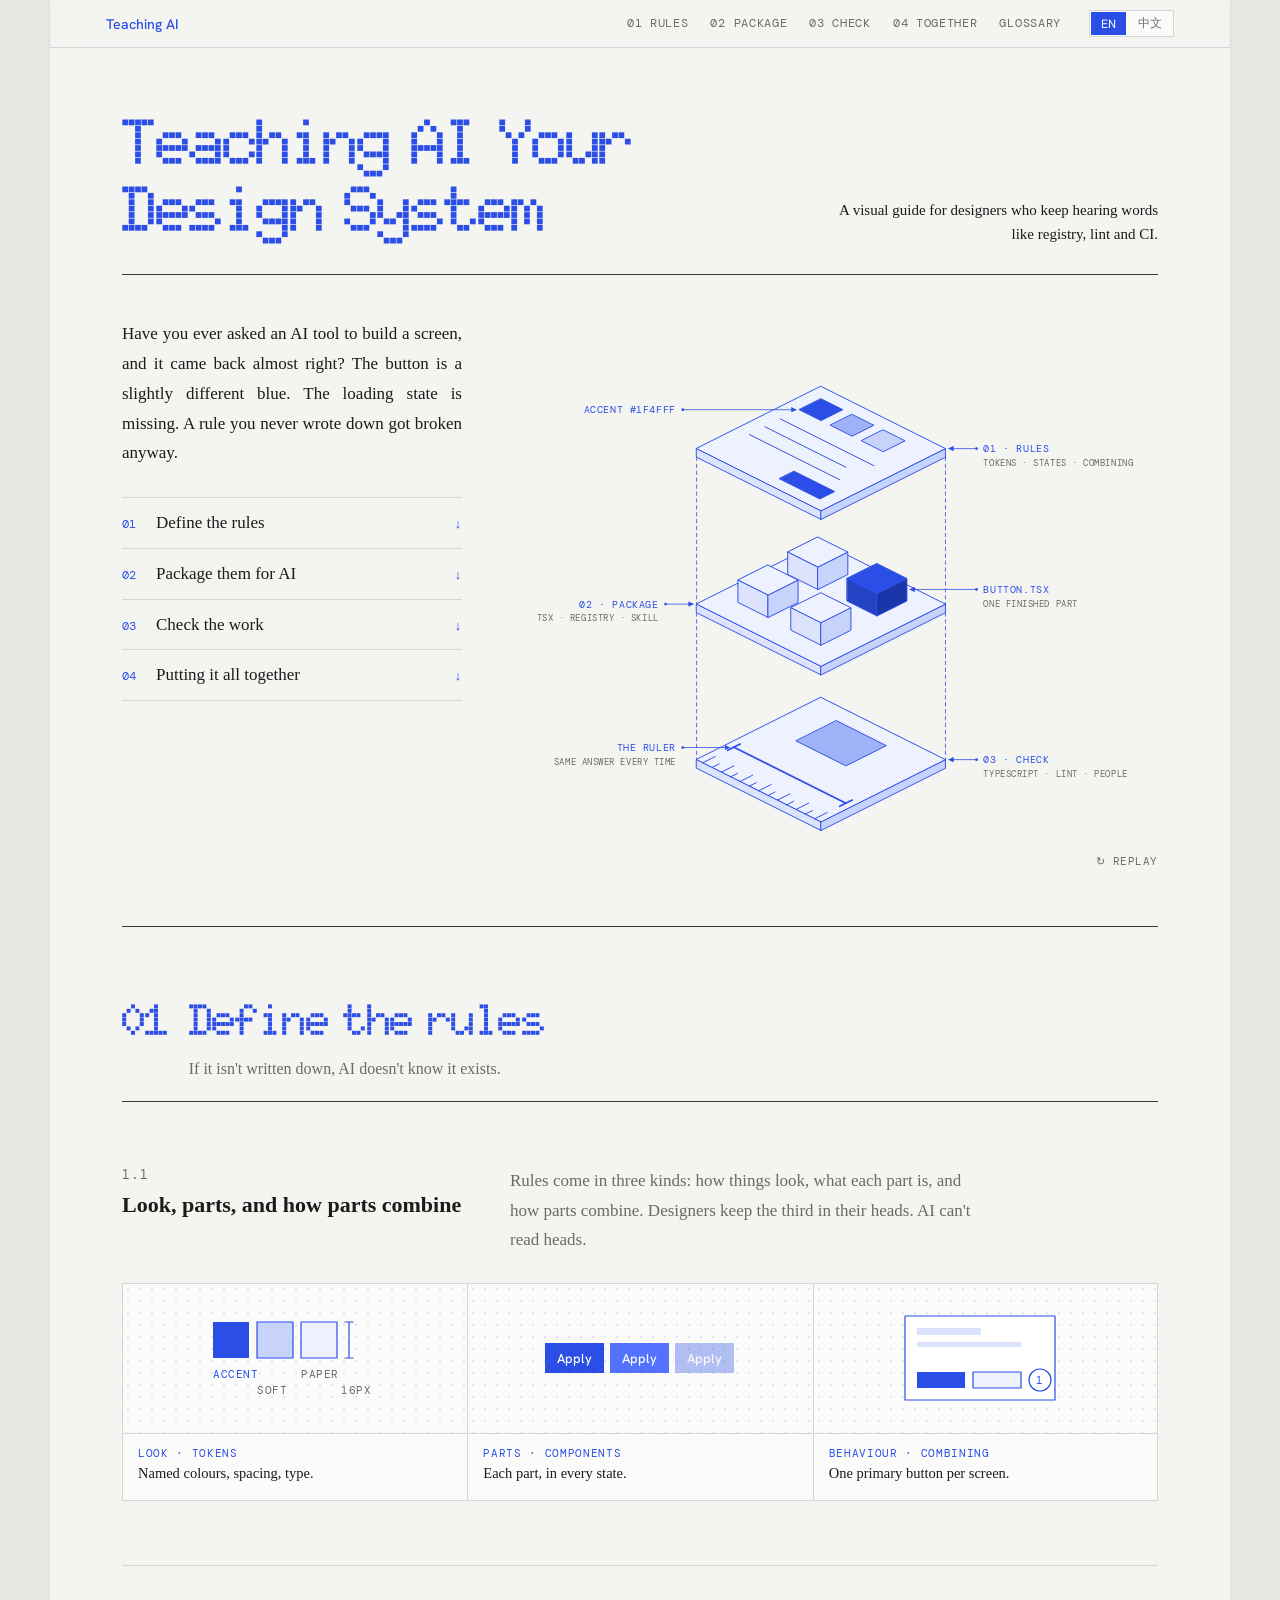
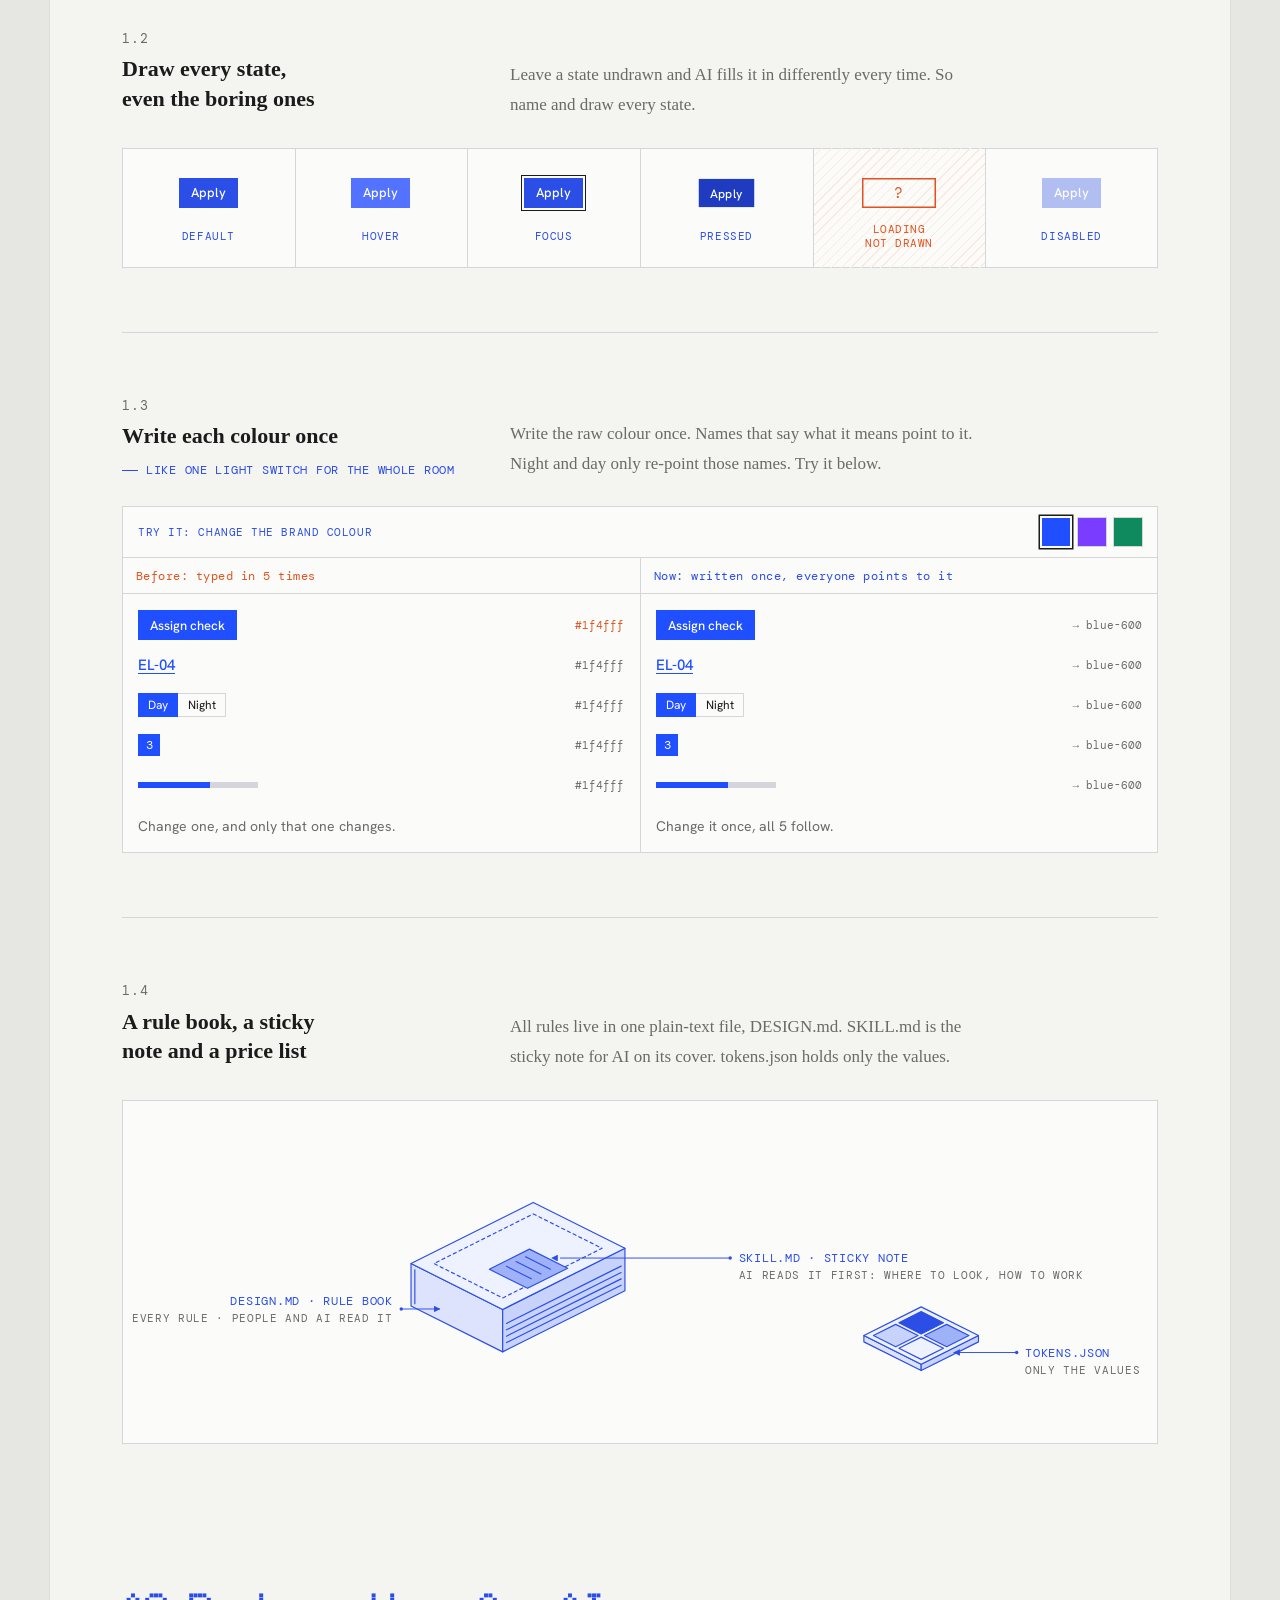
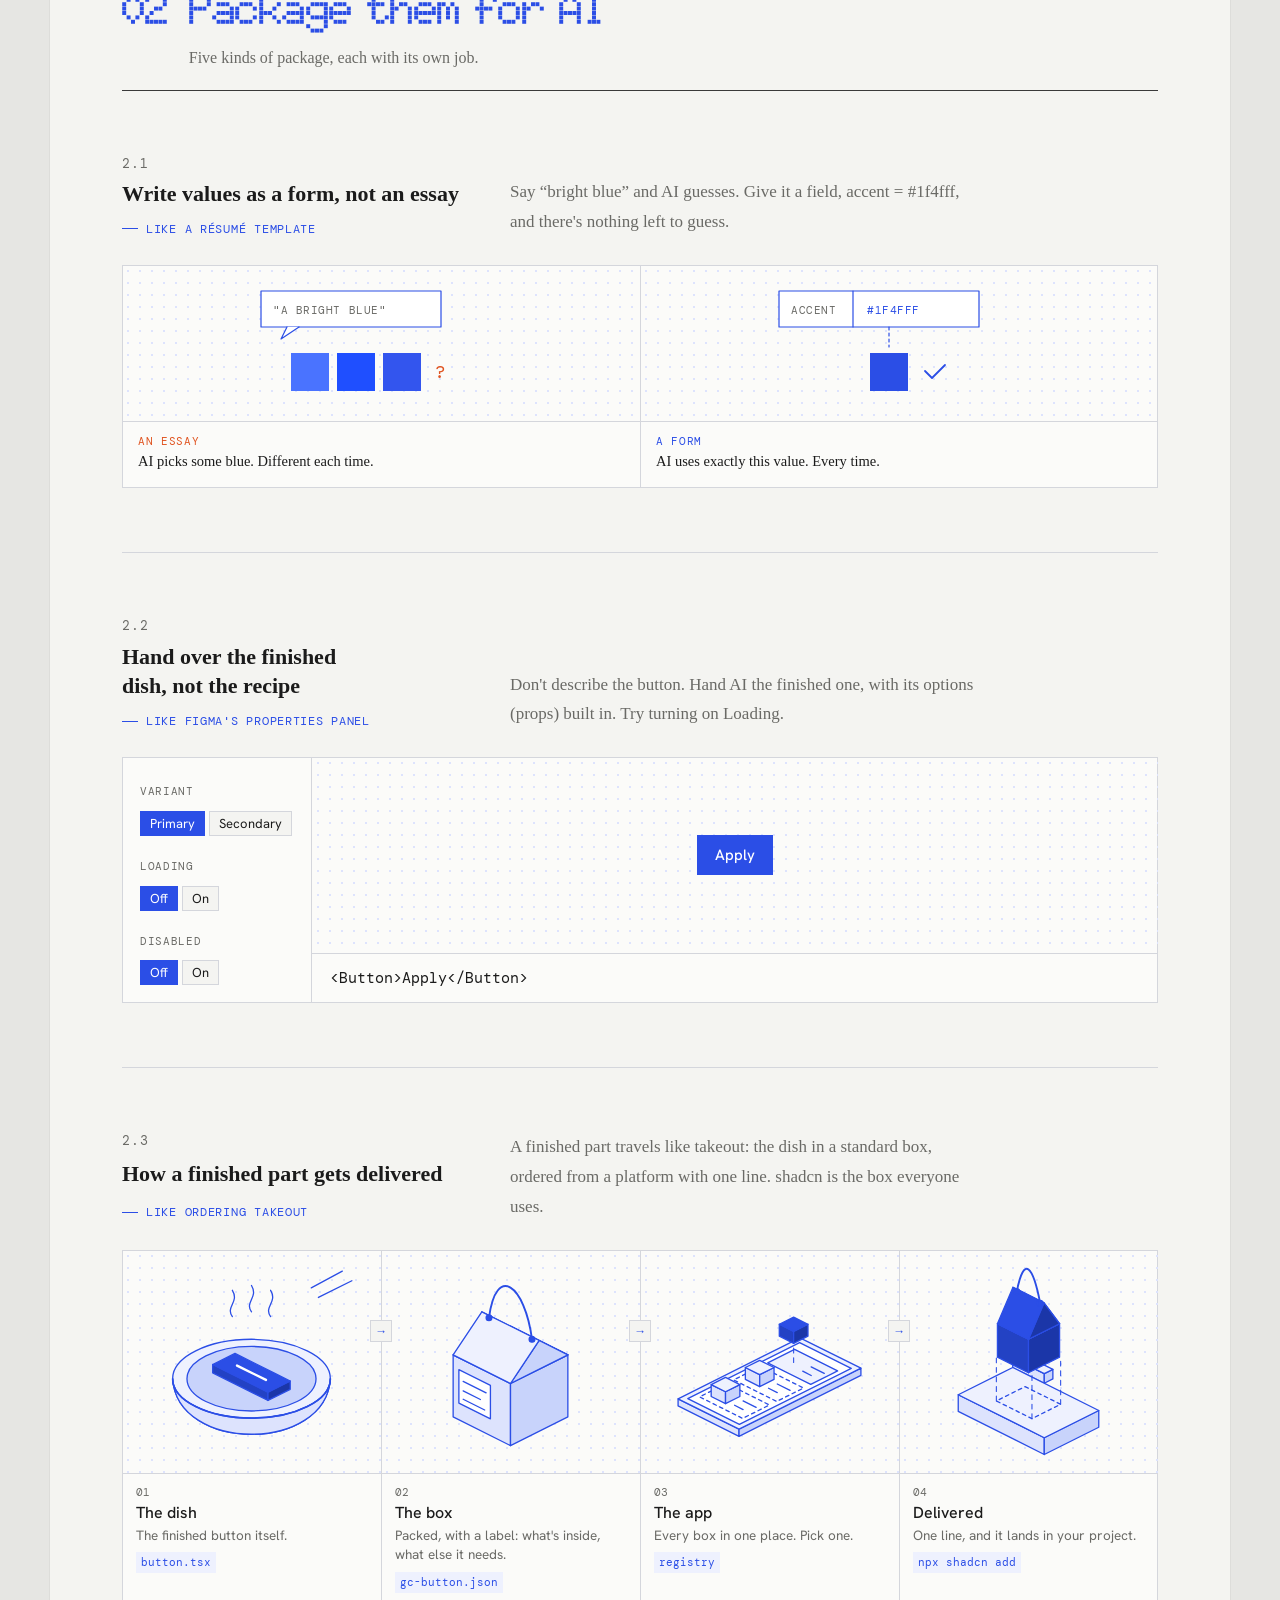
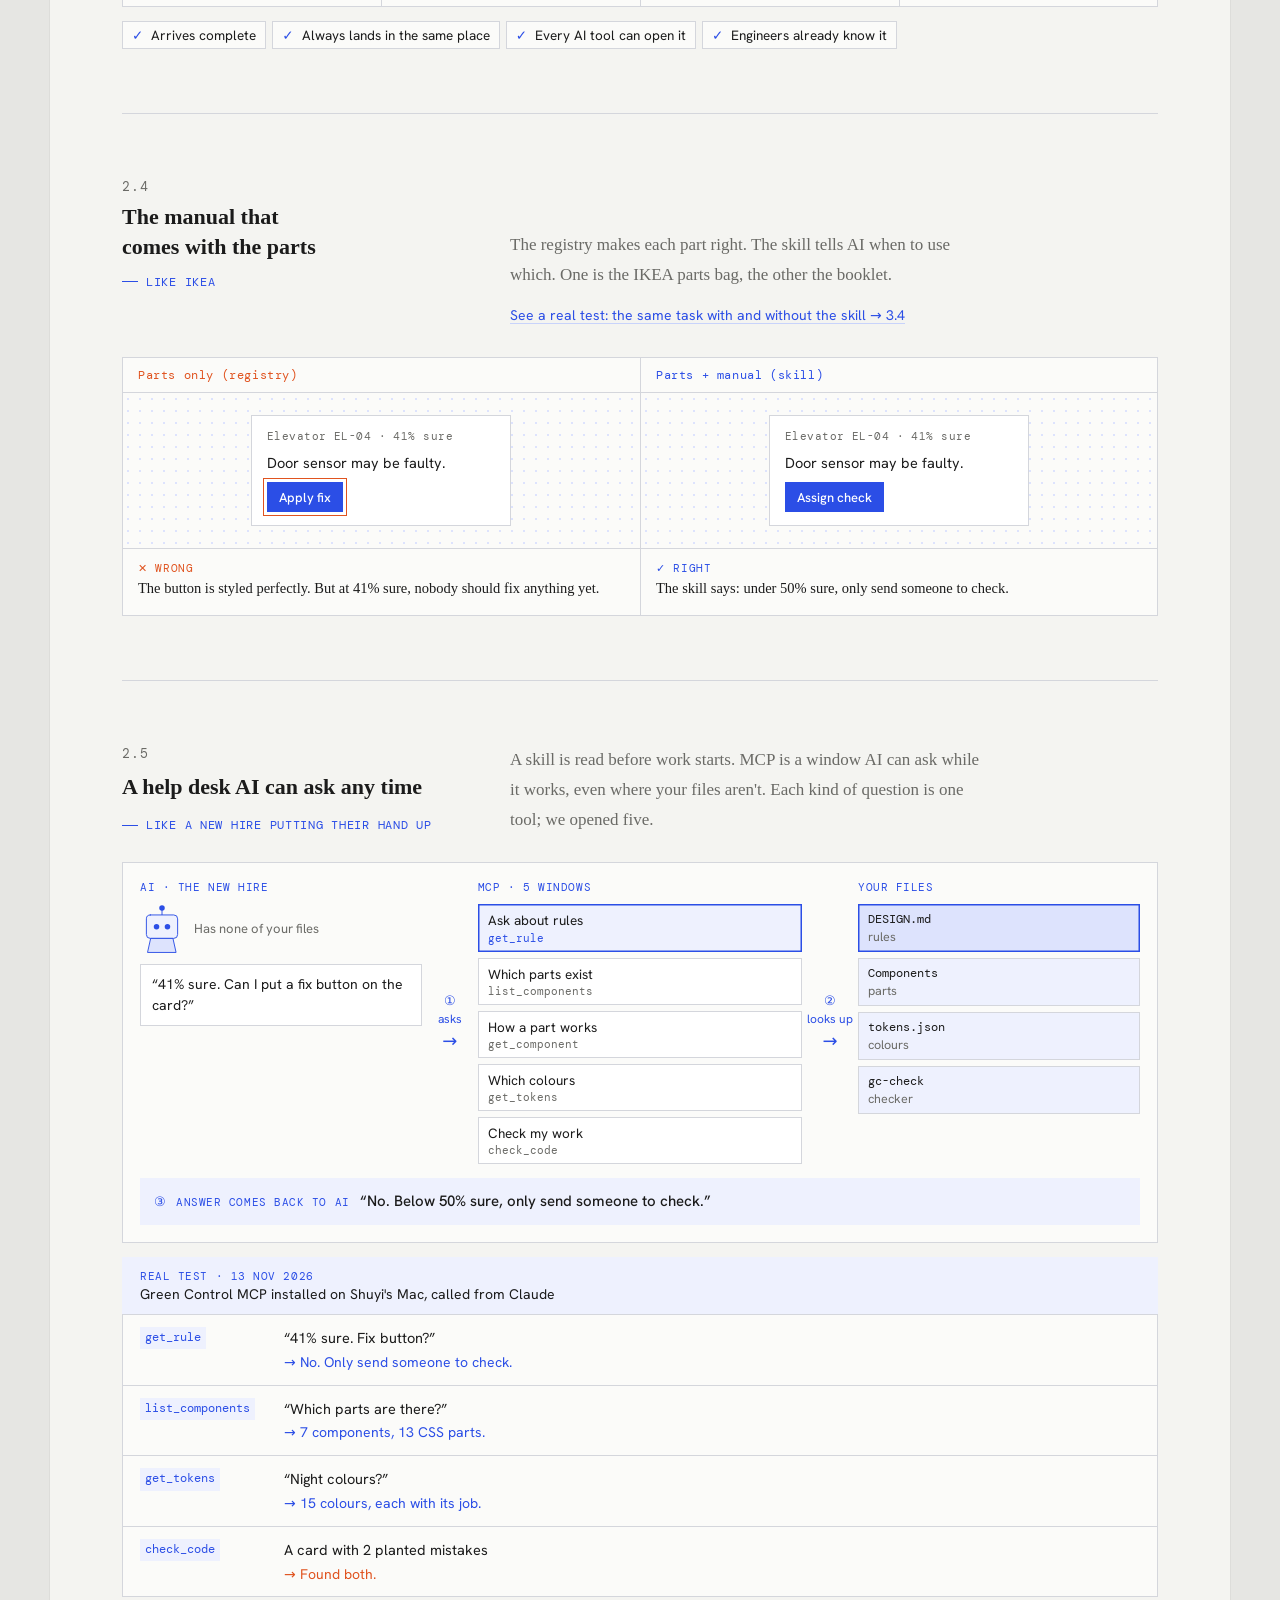
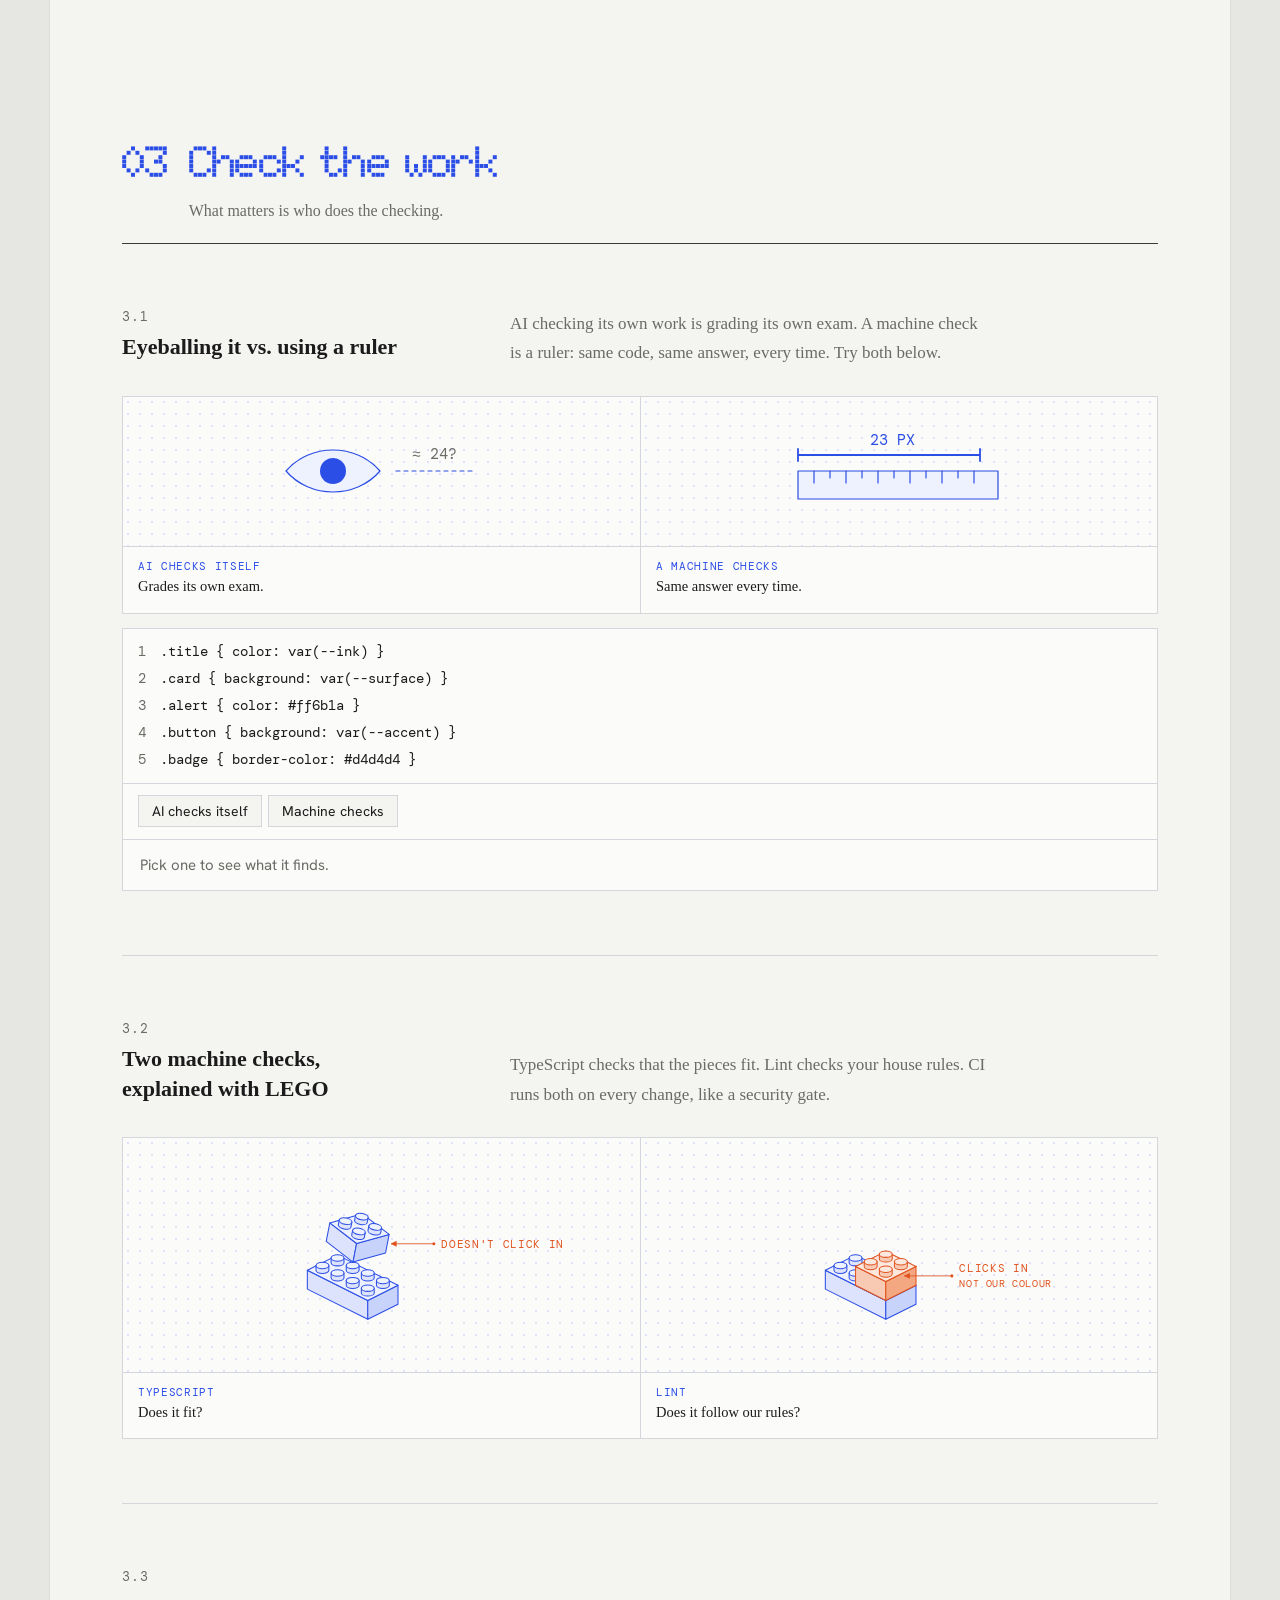
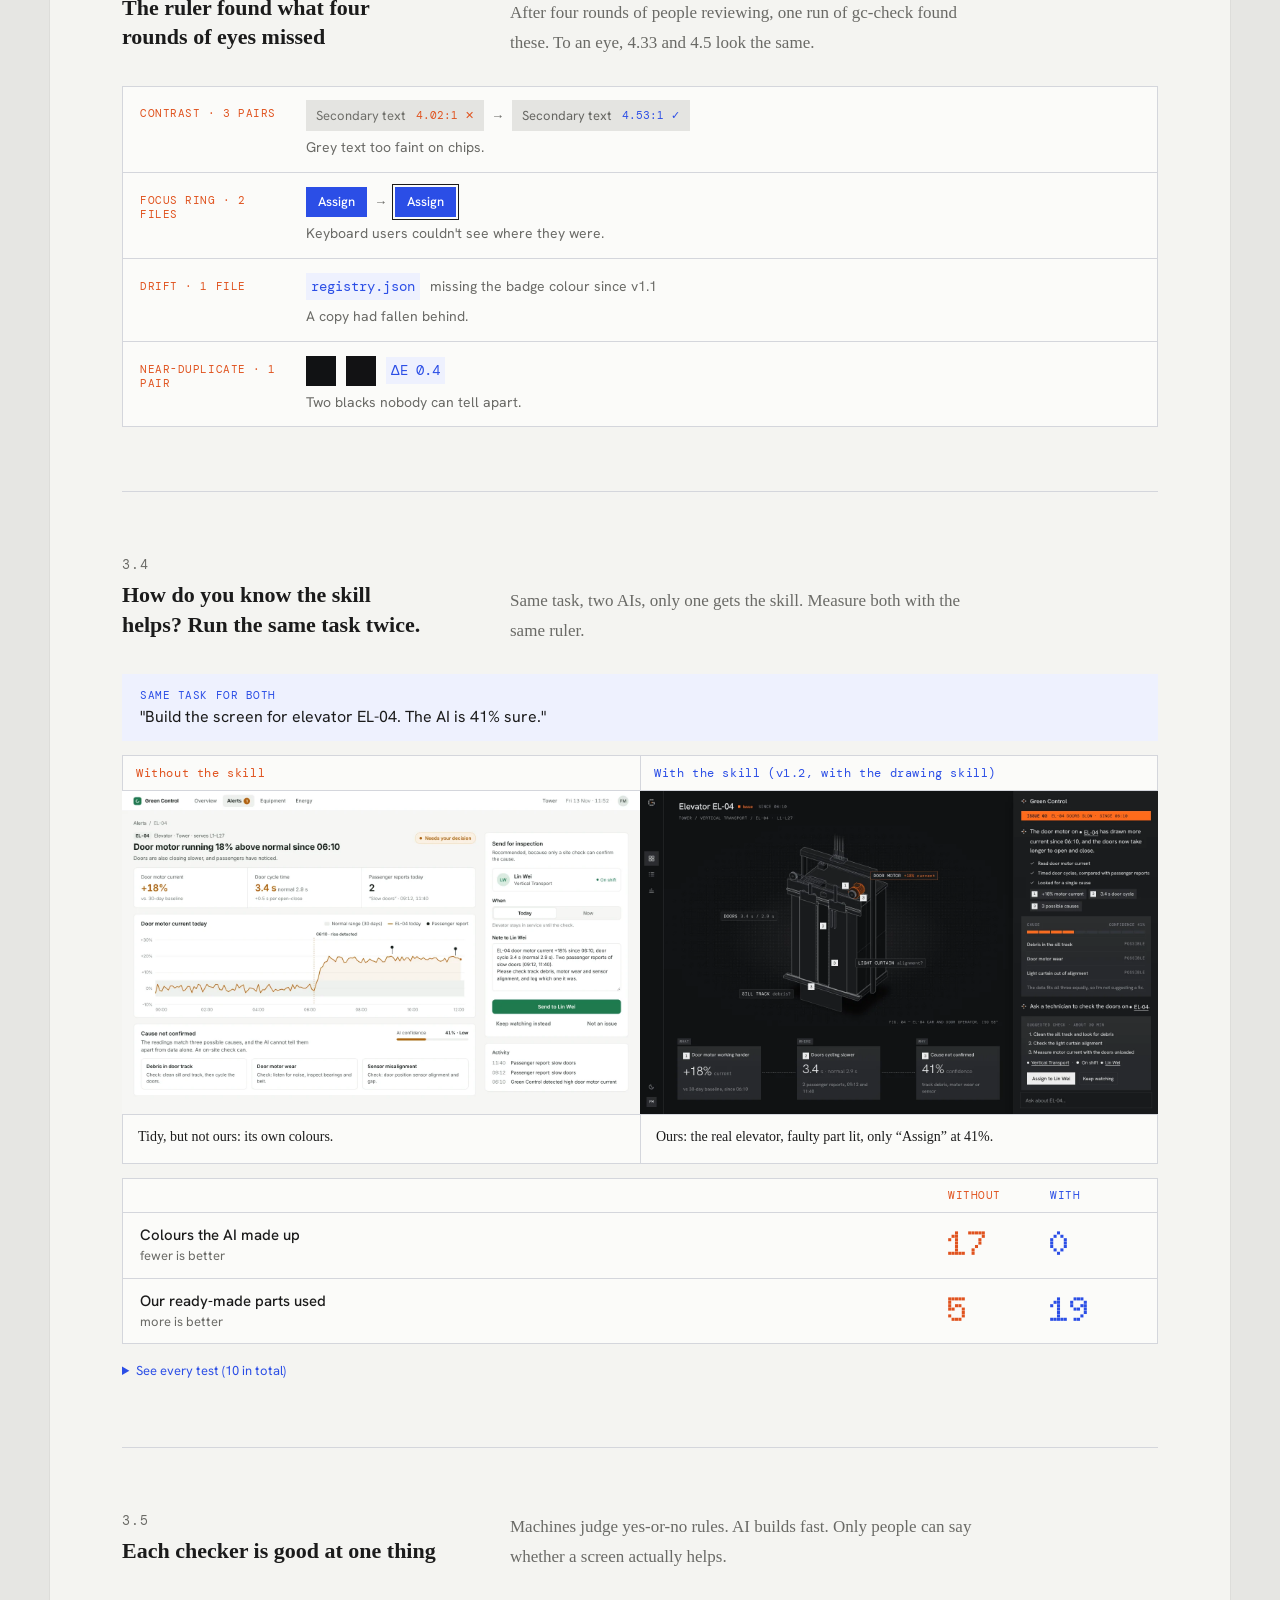
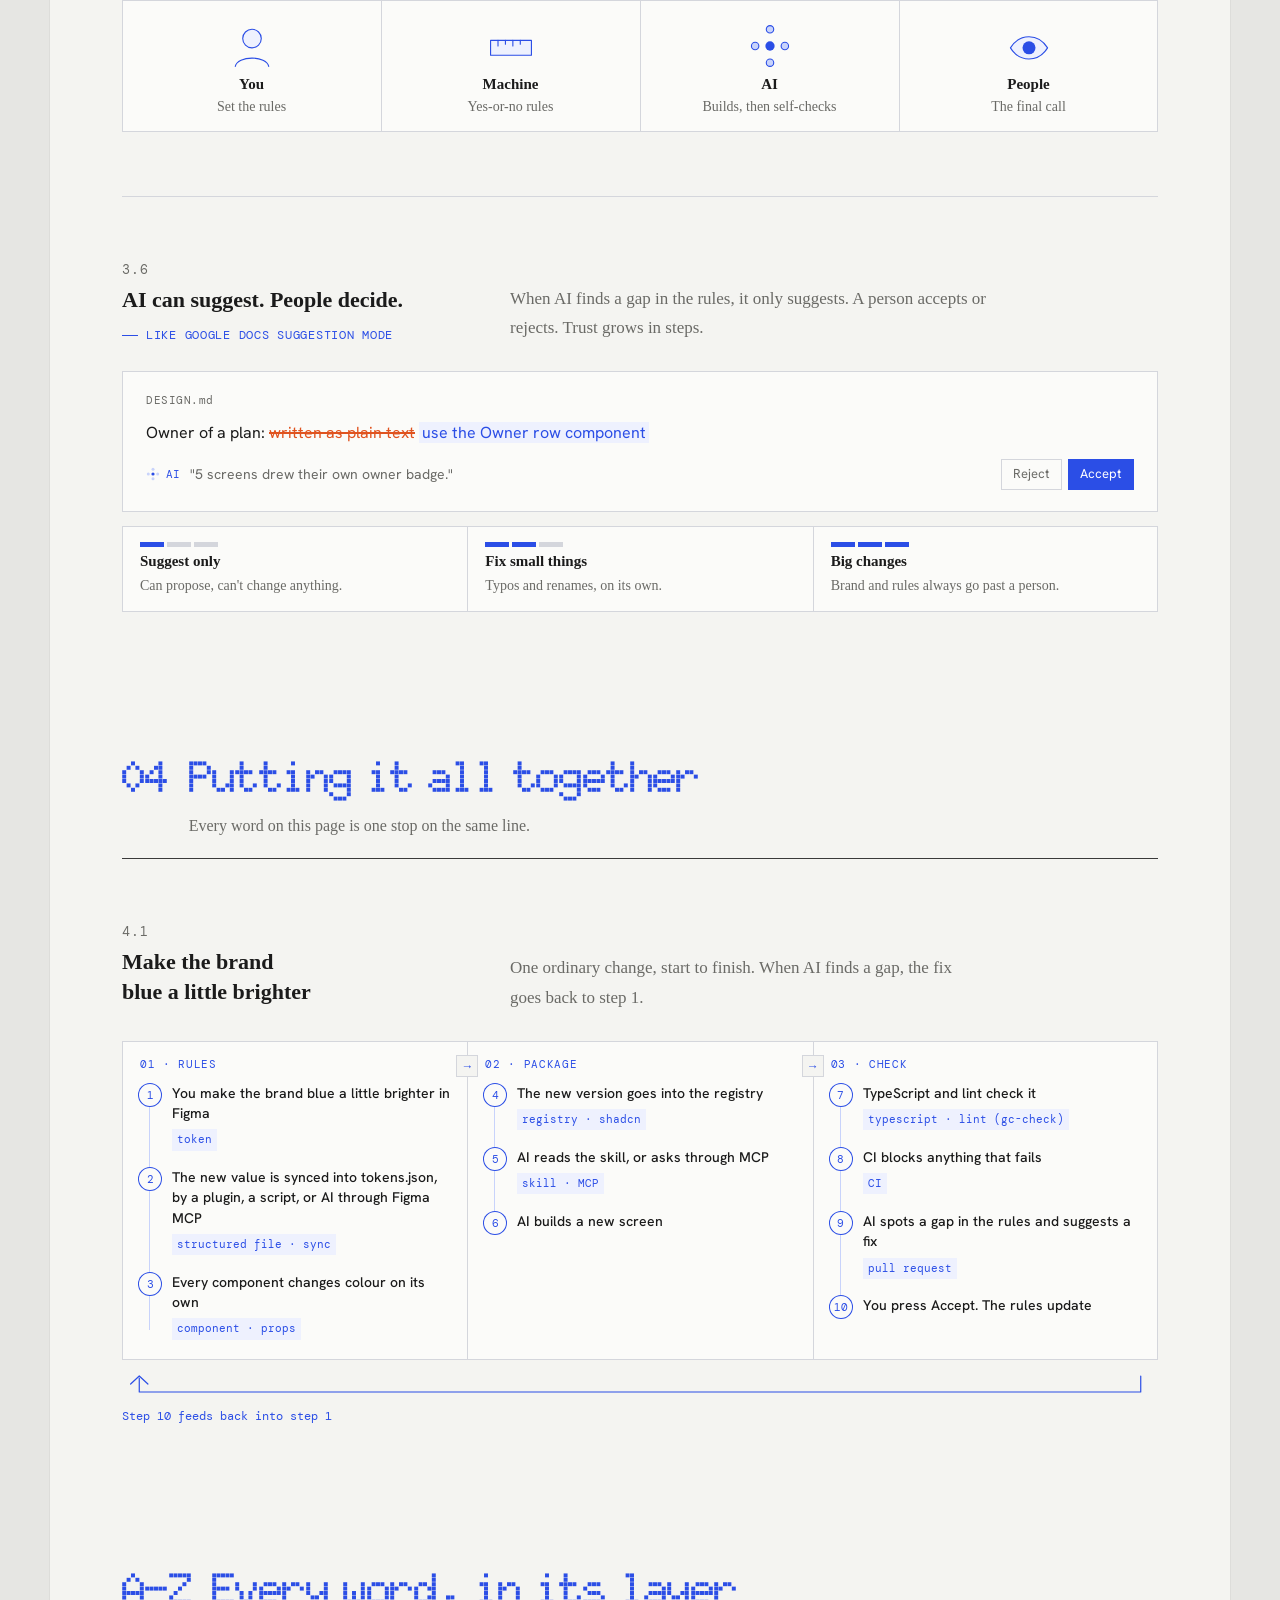
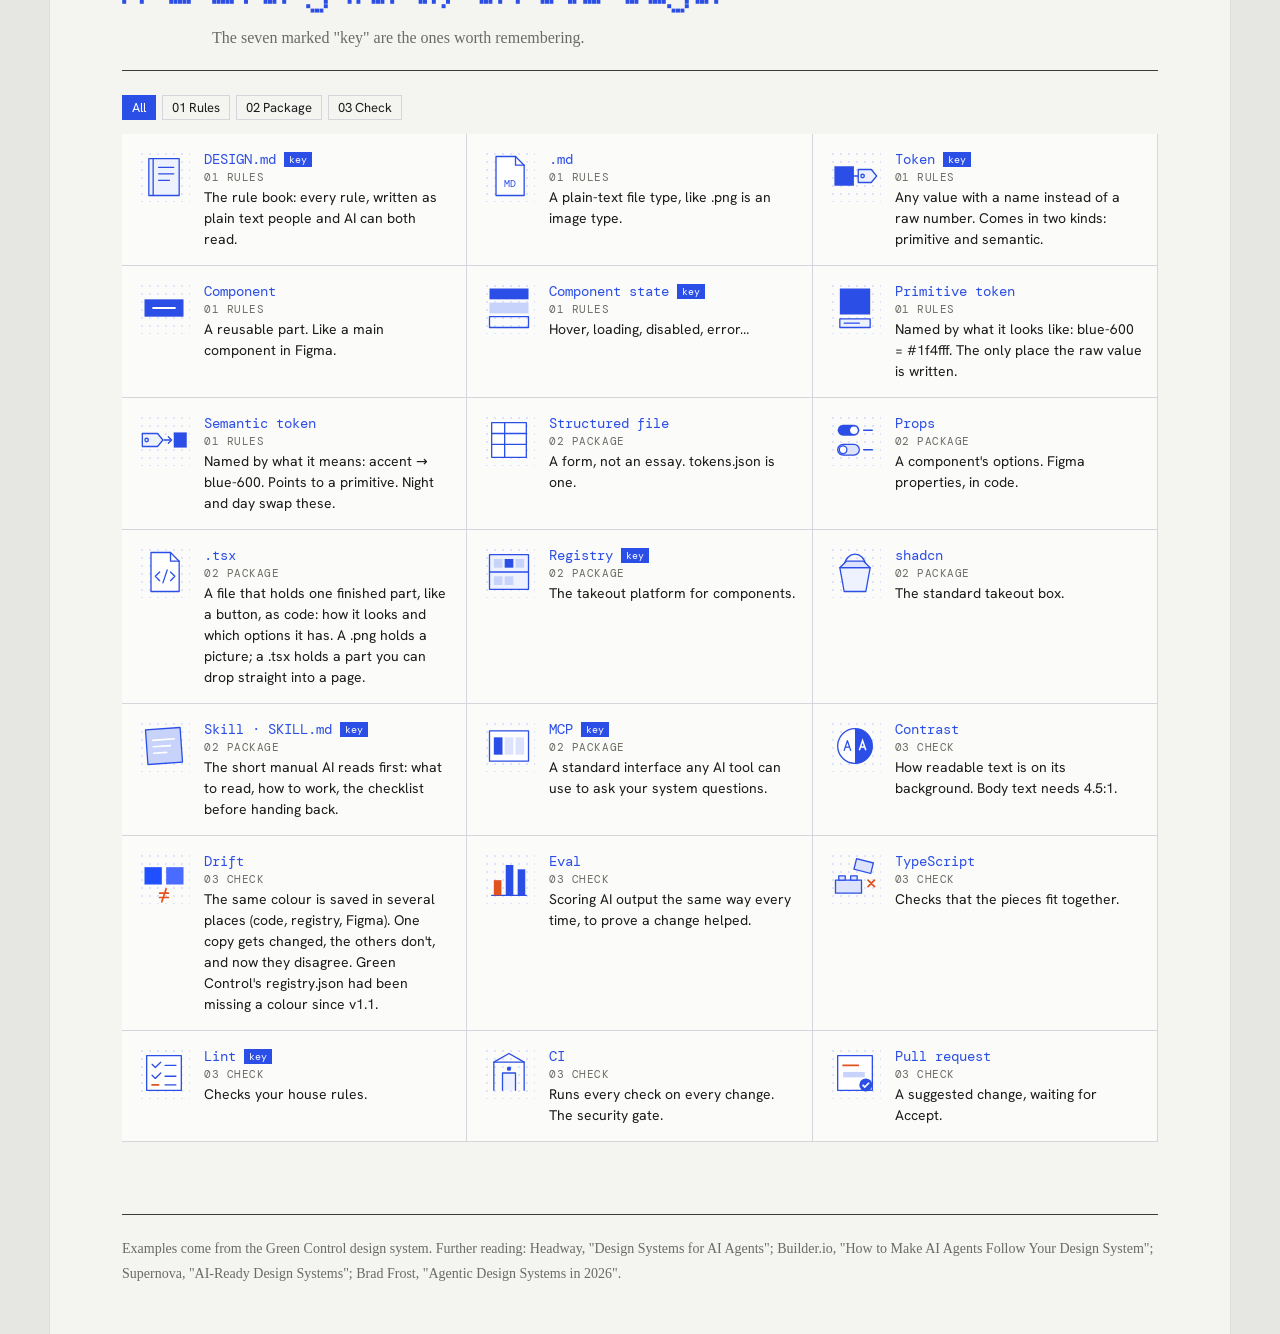
<file: guide/index.html>
<!DOCTYPE html>
<html lang="en">
<head>
<meta charset="utf-8">
<meta name="viewport" content="width=device-width, initial-scale=1">
<title>Teaching AI Your Design System</title>
<style>
/* Dot-matrix display face: Doto (open source), the same on every computer so spacing can be tuned. */
@font-face { font-family: "GC Dot"; font-weight: 400; font-display: swap; src: url("fonts/doto-latin-900-normal.woff2") format("woff2"); ascent-override: 80%; descent-override: 20%; line-gap-override: 0%; }
@font-face { font-family: "Hanken Grotesk"; font-weight: 400; font-display: swap; src: url("fonts/hanken-grotesk-latin-400-normal.woff2") format("woff2"); }
@font-face { font-family: "Hanken Grotesk"; font-weight: 500; font-display: swap; src: url("fonts/hanken-grotesk-latin-500-normal.woff2") format("woff2"); }
@font-face { font-family: "DM Mono"; font-weight: 400; font-display: swap; src: url("fonts/dm-mono-latin-400-normal.woff2") format("woff2"); }
:root {
  --paper: #f4f4f1; --surface: #fbfbf9; --line: #d4d6dc; --rule: #3a3a3a;
  --ink: #1b1b1b; --muted: #6a6a66;
  --blue: #2b4ee6; --blue-1: #eef1fe; --blue-2: #dde3fd; --blue-3: #c8d3fb; --blue-4: #9fb2f7;
  --bad: #e0531f; --bad-1: #fde8de; --bad-2: #f9cab3; --bad-3: #f3a882;
  --serif: "Iowan Old Style", "Charter", "Source Serif 4", Georgia, "Songti SC", "Noto Serif SC", "Source Han Serif SC", serif;
  --sans: "Hanken Grotesk", system-ui, "PingFang SC", "Noto Sans SC", sans-serif;
  --mono: "DM Mono", ui-monospace, "PingFang SC", monospace;
  --pixel: "GC Dot", "DM Mono", monospace;
  --ease: cubic-bezier(0.2, 0, 0, 1);
}
.mast h1, .sec-head, .bar .title { font-variant-ligatures: none; font-feature-settings: "liga" 0, "calt" 0;
}
html[lang="en"] .zh, html[lang="zh"] .en { display: none !important; }
* { box-sizing: border-box; }
html { scroll-behavior: smooth; }
body { margin: 0; background: #e6e6e3; color: var(--ink); font: 17px/1.75 var(--serif); -webkit-font-smoothing: antialiased; }
html[lang="zh"] body { font-size: 16px; line-height: 1.95; }
h1, h2, h3, h4, p { margin: 0; }
button { font: inherit; color: inherit; cursor: pointer; }
:focus-visible { outline: 1.5px solid var(--blue); outline-offset: 2px; }
code { font-family: var(--mono); font-size: 0.84em; color: var(--blue); background: var(--blue-1); padding: 1px 5px; }
svg { display: block; }

/* illustration vocabulary */
.iso { width: 100%; height: auto; overflow: visible; }
.pic .iso { width: 340px; max-width: 100%; }
.s, .t, .l, .r, .a, .am, .ad, .m, .in, .slot, .paper, .sa, .ld, .dash { stroke: var(--blue); stroke-width: 1.1; stroke-linejoin: round; stroke-linecap: round; }
.s { fill: none; } .t { fill: var(--blue-1); } .l { fill: var(--blue-2); } .r { fill: var(--blue-3); }
.a { fill: var(--blue); } .am { fill: #2342c4; } .ad { fill: #1b36a8; } .m { fill: var(--blue-4); }
.in { fill: var(--blue-3); } .paper { fill: #fff; } .slot { fill: none; stroke-dasharray: 3 3; }
.sa { fill: none; stroke-width: 2; }
.ld { fill: none; stroke-width: 0.9; }
.dot { fill: var(--blue); }
.ld.bad-l { stroke: var(--bad); } .dot.bad-f { fill: var(--bad); }
.dash { fill: none; stroke-width: 0.9; stroke-dasharray: 4 4; }
.ot { fill: var(--bad-1); stroke: var(--bad); stroke-width: 1.1; } .ol { fill: var(--bad-2); stroke: var(--bad); stroke-width: 1.1; } .or { fill: var(--bad-3); stroke: var(--bad); stroke-width: 1.1; }
.bad { fill: none; stroke: var(--bad); stroke-width: 2; stroke-linecap: round; }
.lab { font: 11.5px var(--mono); letter-spacing: 0.06em; fill: var(--blue); }
.lab2 { font: 10.5px var(--mono); letter-spacing: 0.06em; fill: var(--muted); }
.bad-t { fill: var(--bad); }
.ln { fill: none; stroke: var(--blue); stroke-width: 1.2; stroke-linecap: round; stroke-linejoin: round; }
.lnb { fill: none; stroke: var(--bad); stroke-width: 1.6; stroke-linecap: round; }
.fa { fill: var(--blue); } .f1 { fill: var(--blue-1); } .f2 { fill: var(--blue-2); } .f3 { fill: var(--blue-3); } .fw { fill: #fff; }
.tx { font: 11px var(--mono); letter-spacing: 0.05em; fill: var(--blue); }
.tx2 { font: 11px var(--mono); letter-spacing: 0.05em; fill: var(--muted); }

/* page */
.sheet { max-width: 1180px; margin: 0 auto; background: var(--paper); min-height: 100vh; box-shadow: 0 0 0 1px rgba(0,0,0,0.04); }
.bar { position: sticky; top: 0; z-index: 10; display: flex; align-items: center; gap: 18px; height: 48px; padding: 0 56px; background: rgba(244, 244, 241, 0.92); -webkit-backdrop-filter: blur(14px); backdrop-filter: blur(14px); border-bottom: 1px solid var(--line); font-family: var(--mono); }
.bar .title { font: 500 14px var(--sans); color: var(--blue); white-space: nowrap; }
.bar nav { display: flex; gap: 2px; margin-left: auto; }
.bar nav a { font: 11.5px/1 var(--mono); letter-spacing: 0.06em; text-transform: uppercase; color: var(--muted); text-decoration: none; padding: 8px 10px; }
.bar nav a.on, .bar nav a:hover { color: var(--blue); }
.lang { display: inline-flex; padding: 2px; gap: 2px; box-shadow: inset 0 0 0 1px var(--line); background: var(--surface); }
.lang button { border: 0; background: none; padding: 3px 10px; font: 12px var(--sans); color: var(--muted); transition: background 160ms var(--ease), color 160ms var(--ease); }
.lang button[aria-pressed="true"] { background: var(--blue); color: #fff; }

.wrap { padding: 0 72px; }

/* masthead */
.mast { display: grid; grid-template-columns: 1fr 340px; gap: 40px; align-items: end; padding: 64px 0 28px; border-bottom: 1px solid var(--rule); }
.mast h1 { font: 400 64px/1.05 var(--pixel); color: var(--blue); letter-spacing: -0.07em; word-spacing: -0.2em; }
html[lang="zh"] .mast h1 { font: 500 52px/1.1 var(--sans); letter-spacing: 0.02em; }
.mast .by { text-align: right; font-size: 15px; line-height: 1.6; }
.mast .by b { font-weight: 600; }

.intro { display: grid; grid-template-columns: 340px 1fr; gap: 48px; padding: 44px 0 56px; border-bottom: 1px solid var(--rule); }
.intro .text { display: grid; gap: 1em; align-content: start; text-align: justify; hyphens: auto; }
html[lang="zh"] .intro .text, html[lang="zh"] .col { text-align: left; }
.intro .text .lead { font-weight: 600; }
.go { display: grid; gap: 0; margin-top: 12px; border-top: 1px solid var(--line); }
.go a { display: grid; grid-template-columns: 34px 1fr auto; align-items: baseline; padding: 10px 0; border-bottom: 1px solid var(--line); text-decoration: none; color: var(--ink); transition: color 160ms var(--ease); }
.go a:hover { color: var(--blue); }
.go .n { font: 12px var(--mono); color: var(--blue); }
.go .arr { font: 13px var(--mono); color: var(--blue); }

/* sections */
section.layer, section.end { padding: 72px 0 8px; scroll-margin-top: 48px; }
.sec-head { display: grid; grid-template-columns: auto 1fr; column-gap: 20px; row-gap: 10px; align-items: baseline; padding-bottom: 18px; border-bottom: 1px solid var(--rule); }
.sec-head > div { display: contents; }
.sec-head > div > p { grid-column: 2; margin-top: 0; }
.sec-head .num { font: 400 44px/1.05 var(--pixel); letter-spacing: -0.06em; color: var(--blue); align-self: center; }
.sec-head h2 { align-self: center; }
.sec-head h2 { font: 400 44px/1.05 var(--pixel); letter-spacing: -0.06em; word-spacing: -0.2em; color: var(--blue); }
html[lang="zh"] .sec-head h2 { font: 500 36px/1.1 var(--sans); }
.sec-head p { font-size: 16px; color: var(--muted); }

.topic { display: grid; grid-template-columns: 340px 1fr; gap: 48px; padding: 48px 0; border-bottom: 1px solid var(--line); }
.topic:last-child { border-bottom: 0; }
.col { display: grid; gap: 0.9em; align-content: start; text-align: justify; hyphens: auto; }
.col h3 { font: 400 13px/1.4 var(--mono); letter-spacing: 0.06em; text-transform: uppercase; color: var(--blue); display: flex; gap: 10px; margin-bottom: 2px; }
.col h3 .n { color: var(--muted); }
.col .h { font: 600 20px/1.35 var(--serif); text-align: left; text-wrap: balance; }
html[lang="zh"] .col .h { font: 500 19px/1.5 var(--sans); }
.col .like { font: 12px var(--mono); letter-spacing: 0.06em; text-transform: uppercase; color: var(--blue); display: flex; align-items: center; gap: 8px; }
.col .like::before { content: ""; width: 16px; height: 1px; background: var(--blue); }
.fig { display: grid; grid-template-columns: minmax(0, 1fr); gap: 20px; align-content: center; }
.full { grid-column: 1 / -1; }
.caption { font: 12px/1.6 var(--mono); color: var(--muted); letter-spacing: 0.02em; }

/* framed panels */
.panel { background: var(--surface); box-shadow: inset 0 0 0 1px var(--line); }
.grid2 { display: grid; grid-template-columns: 1fr 1fr; }
.grid3 { display: grid; grid-template-columns: repeat(3, minmax(0, 1fr)); }
.grid4 { display: grid; grid-template-columns: repeat(4, 1fr); }
.cell { display: grid; align-content: start; }
.grid2 > .cell + .cell, .grid3 > .cell + .cell, .grid4 > .cell + .cell { box-shadow: inset 1px 0 0 var(--line); }
.cell .pic { min-height: 150px; display: grid; place-items: center; padding: 18px; background-image: radial-gradient(var(--blue-2) 1px, transparent 1px); background-size: 12px 12px; }
.cell .cap { padding: 12px 16px 16px; box-shadow: inset 0 1px 0 var(--line); display: grid; gap: 2px; }
.cell .cap .k { font: 11px/16px var(--mono); letter-spacing: 0.06em; text-transform: uppercase; color: var(--blue); }
.cell .cap .k.bad { color: var(--bad); }
.cell .cap > span:not(.k) { font-size: 14.5px; line-height: 1.5; }

/* mini UI */
.b { display: inline-flex; align-items: center; justify-content: center; gap: 6px; height: 30px; padding: 0 12px; font: 500 13px var(--sans); background: var(--blue); color: #fff; white-space: nowrap; }
.b.hover { background: #5272ff; } .b.focus { outline: 1.5px solid var(--ink); outline-offset: 2px; } .b.press { transform: scale(0.94); background: #1f3cc0; } .b.dis { opacity: 0.35; }
.spin { width: 11px; height: 11px; border-radius: 50%; border: 1.5px solid currentColor; border-top-color: transparent; animation: sp 0.7s linear infinite; flex: none; }
@keyframes sp { to { transform: rotate(360deg); } }
.states { display: grid; grid-template-columns: repeat(6, 1fr); }
.states > div { display: grid; justify-items: center; gap: 14px; padding: 30px 6px 18px; }
.states > div + div { box-shadow: inset 1px 0 0 var(--line); }
.states .k { font: 11px var(--mono); letter-spacing: 0.05em; text-transform: uppercase; color: var(--blue); text-align: center; }
.states > div.miss { background: repeating-linear-gradient(135deg, transparent 0 6px, var(--bad-1) 6px 7px); }
.states > div.miss .k { color: var(--bad); }
.ghost { width: 74px; height: 30px; box-shadow: inset 0 0 0 1.5px var(--bad); display: grid; place-items: center; font: 15px var(--mono); color: var(--bad); }

/* props demo */
.demo { display: grid; grid-template-columns: 190px 1fr; }
.demo .ctl { padding: 18px; display: grid; gap: 14px; align-content: start; box-shadow: inset -1px 0 0 var(--line); }
.demo .ttl { font: 11px var(--mono); letter-spacing: 0.06em; text-transform: uppercase; color: var(--muted); }
.demo .opts { display: flex; gap: 4px; flex-wrap: wrap; margin-top: 6px; }
.demo .opts button, .chk button, .gfilter button { border: 0; padding: 4px 10px; font: 13px var(--sans); background: var(--paper); box-shadow: inset 0 0 0 1px var(--line); transition: background 160ms var(--ease), color 160ms var(--ease); }
.demo .opts button[aria-pressed="true"], .chk button[aria-pressed="true"], .gfilter button[aria-pressed="true"] { background: var(--blue); color: #fff; box-shadow: none; }
.demo .out { display: grid; grid-template-rows: 1fr auto; }
.demo .stage { display: grid; place-items: center; min-height: 160px; background-image: radial-gradient(var(--blue-2) 1px, transparent 1px); background-size: 12px 12px; }
.demo .code { font: 15px/1.5 var(--mono); padding: 14px 18px; box-shadow: inset 0 1px 0 var(--line); overflow-x: auto; white-space: nowrap; }
.demo .code .p { color: var(--blue); background: var(--blue-1); padding: 0 3px; }
.gbtn { display: inline-flex; align-items: center; gap: 8px; height: 40px; padding: 0 18px; border: 0; font: 500 15px var(--sans); }
.gbtn.primary { background: var(--blue); color: #fff; }
.gbtn.secondary { background: transparent; color: var(--ink); box-shadow: inset 0 0 0 1px var(--ink); }
.gbtn:disabled { opacity: 0.4; cursor: not-allowed; }
.gbtn.loading { opacity: 1; cursor: progress; }

/* takeout strip */
.strip { display: grid; grid-template-columns: repeat(4, 1fr); }
.strip > div { padding: 12px 14px; display: grid; gap: 1px; }
.strip > div + div { box-shadow: inset 1px 0 0 var(--line); }
.strip .n { font: 11px var(--mono); color: var(--muted); }
.strip b { font: 600 15px var(--serif); }
html[lang="zh"] .strip b { font: 500 15px var(--sans); }
.strip code { justify-self: start; font-size: 12px; }
.why { display: flex; flex-wrap: wrap; gap: 6px; }
.why > span { display: inline-flex; align-items: center; gap: 8px; padding: 5px 10px; background: var(--surface); box-shadow: inset 0 0 0 1px var(--line); font: 13.5px var(--sans); }
.why > span::before { content: "✓"; color: var(--blue); }

/* elevator */
.elev { display: grid; grid-template-columns: auto 1fr; gap: 22px; align-items: center; padding: 20px 22px; }
.elev .card { display: grid; gap: 10px; padding: 14px 16px; min-width: 240px; background: #fff; box-shadow: inset 0 0 0 1px var(--line); font: 14.5px var(--sans); }
.elev .card .k { font: 11px var(--mono); letter-spacing: 0.05em; text-transform: uppercase; color: var(--muted); }
.elev .x { opacity: 0.28; text-decoration: line-through; }
.elev p { font-size: 15.5px; }

/* check demo */
.chk-code { font: 13.5px/2 var(--mono); padding: 10px 0; overflow-x: auto; }
.chk-code div { display: grid; grid-template-columns: 38px 1fr auto; padding-right: 16px; transition: background 300ms; white-space: nowrap; }
.chk-code .n { color: var(--muted); text-align: right; padding-right: 14px; }
.chk-code .mk { font-size: 11.5px; color: var(--bad); opacity: 0; transition: opacity 300ms; padding-left: 12px; }
.chk-code div.flag { background: var(--bad-1); }
.chk-code div.flag .mk { opacity: 1; }
.chk { display: flex; gap: 6px; padding: 12px 16px; box-shadow: inset 0 1px 0 var(--line); flex-wrap: wrap; }
.chk button { padding: 7px 14px; font-size: 14px; }
.verdict { display: flex; align-items: center; gap: 12px; padding: 12px 18px; box-shadow: inset 0 1px 0 var(--line); min-height: 52px; font: 15px var(--sans); flex-wrap: wrap; }
.verdict .bubble { padding: 4px 10px; font-weight: 500; }
.verdict.pass .bubble { background: var(--blue-1); color: var(--blue); }
.verdict.fail .bubble { background: var(--bad-1); color: var(--bad); }
.verdict .muted { color: var(--muted); }

/* who + trust */
.who > .cell { justify-items: center; text-align: center; gap: 4px; padding: 20px 10px 16px; }
.who b { font: 600 15px var(--serif); }
html[lang="zh"] .who b { font: 500 15px var(--sans); }
.who .cell > span { font-size: 14px; color: var(--muted); line-height: 1.4; }
.doc { padding: 22px 24px; display: grid; gap: 12px; font-family: var(--sans); }
.doc .k { font: 11px var(--mono); letter-spacing: 0.05em; color: var(--muted); }
.doc .line { font-size: 16px; }
.doc del { color: var(--bad); text-decoration-thickness: 1.5px; }
.doc ins { color: var(--blue); text-decoration: none; background: var(--blue-1); padding: 0 3px; }
.doc .note { display: flex; align-items: center; gap: 10px; font-size: 14px; color: var(--muted); flex-wrap: wrap; }
.doc .who-ai { display: inline-flex; align-items: center; gap: 6px; font: 11px var(--mono); color: var(--blue); }
.doc .acts { display: flex; gap: 6px; margin-left: auto; }
.doc .acts > span { padding: 4px 12px; font-size: 13px; box-shadow: inset 0 0 0 1px var(--line); }
.doc .acts > span.ok { background: var(--blue); color: #fff; box-shadow: none; }
.trust > .cell { padding: 16px 18px; gap: 6px; }
.trust .step { display: flex; gap: 3px; }
.trust .step i { width: 24px; height: 5px; background: var(--line); }
.trust .step i.on { background: var(--blue); }
.trust b { font: 600 15px var(--serif); }
html[lang="zh"] .trust b { font: 500 15px var(--sans); }
.trust .cell > span { font-size: 14px; color: var(--muted); line-height: 1.45; }

/* mcp flow */
.flow > div { display: grid; grid-template-columns: 26px 150px minmax(0, 1fr); gap: 12px; align-items: baseline; padding: 12px 18px; border-top: 1px solid var(--line); }
.flow > div:first-child { border-top: 0; }
.flow .n { font: 12px var(--mono); color: var(--muted); }
.flow code { justify-self: start; font-size: 12px; }
.flow .qa { display: grid; gap: 2px; }
.flow .q { font-size: 15.5px; }
.flow .a { font: 14px var(--sans); color: var(--blue); }
.flow .a::before { content: "→ "; }
.flow .ask { grid-template-columns: 26px minmax(0, 1fr); background: var(--blue-1); }
.flow .ask .k { grid-column: 1 / -1; font: 11px var(--mono); letter-spacing: 0.06em; text-transform: uppercase; color: var(--blue); }
.flow .ask > span:last-child { grid-column: 1 / -1; font-size: 16px; }
.flow .end { display: block !important; font-size: 15px; color: var(--muted); }

/* mcp walkthrough */
.walk { display: grid; grid-template-columns: minmax(0, 1.15fr) minmax(0, 1fr); }
.walk .talk { padding: 18px 20px; display: grid; gap: 14px; align-content: start; box-shadow: inset -1px 0 0 var(--line); min-height: 330px; grid-template-rows: auto 1fr auto; }
.walk .steps { display: flex; gap: 4px; }
.walk .steps i { flex: 1; height: 4px; background: var(--line); transition: background 200ms var(--ease); }
.walk .steps i.on { background: var(--blue); }
.bub { display: grid; gap: 4px; padding: 10px 12px; font: 15px/1.5 var(--sans); }
.bub .who { font: 11px var(--mono); letter-spacing: 0.05em; text-transform: uppercase; color: var(--muted); display: flex; gap: 8px; align-items: center; }
.bub .who code { font-size: 11px; text-transform: none; letter-spacing: 0; }
.bub.ai { background: #fff; box-shadow: inset 0 0 0 1px var(--line); }
.bub.desk { background: var(--blue-1); }
.bub.you { background: var(--blue-1); }
.walk .so { font-size: 15px; color: var(--ink); padding-left: 12px; box-shadow: inset 2px 0 0 var(--blue); }
.walk #walkTalk { display: grid; gap: 8px; align-content: start; }
.walk .nav { display: flex; gap: 6px; justify-content: flex-end; }
.walk .nav button { border: 0; padding: 7px 16px; font: 14px var(--sans); background: var(--paper); box-shadow: inset 0 0 0 1px var(--line); }
.walk .nav button.go-next { background: var(--blue); color: #fff; box-shadow: none; }
.walk .nav button:disabled { opacity: 0.35; cursor: default; }
.walk .preview { padding: 18px 20px; display: grid; gap: 12px; align-content: start; background-image: radial-gradient(var(--blue-2) 1px, transparent 1px); background-size: 12px 12px; }
.walk .preview > .k { font: 11px var(--mono); letter-spacing: 0.06em; text-transform: uppercase; color: var(--muted); }
.mc { background: #fff; box-shadow: inset 0 0 0 1px var(--line); padding: 16px; display: grid; gap: 12px; font: 14px var(--sans); min-height: 200px; align-content: start; }
.mc.empty { display: grid; place-items: center; color: var(--muted); box-shadow: inset 0 0 0 1px var(--line); background: transparent; border: 1px dashed var(--blue-3); }
.mc .ttl { font-weight: 500; font-size: 15px; }
.mc .row { display: flex; gap: 8px; align-items: center; flex-wrap: wrap; }
.mc .tagx { font: 11px var(--mono); letter-spacing: 0.04em; padding: 2px 7px; box-shadow: inset 0 0 0 1px #bbb; color: #888; }
.mc .tagx.c { box-shadow: none; background: var(--blue-1); color: var(--blue); }
.mc .meter { display: grid; gap: 4px; font: 11px var(--mono); color: var(--muted); }
.mc .bar { height: 6px; background: #999; position: relative; }
.mc .bar.ok { background: var(--line); }
.mc .bar i { position: absolute; left: 0; top: 0; bottom: 0; width: 41%; background: #bbb; }
.mc .bar i.c { background: var(--blue); }
.mc .flag { outline: 1.5px solid var(--bad); outline-offset: 3px; }
.mc .flagnote { font: 11px var(--mono); color: var(--bad); }
.mc .okmark { font: 11px var(--mono); color: var(--blue); }
.mc .ph { height: 30px; padding: 0 12px; display: inline-flex; align-items: center; font-size: 13px; border: 1px dashed #aaa; color: #888; }
.mc .no { height: 30px; padding: 0 12px; display: inline-flex; align-items: center; font-size: 13px; color: var(--bad); text-decoration: line-through; opacity: 0.6; box-shadow: inset 0 0 0 1px var(--bad-2); }
.fresh { animation: fresh 700ms var(--ease); }
@keyframes fresh { from { background-color: var(--blue-2); } }

/* pipeline */
.pipe { display: grid; grid-template-columns: repeat(3, minmax(0, 1fr)); }
.pipe .band { padding: 16px 16px 18px; display: grid; gap: 12px; align-content: start; position: relative; }
.pipe .band + .band { box-shadow: inset 1px 0 0 var(--line); }
.pipe .band + .band::before { content: "→"; position: absolute; left: -11px; top: 14px; width: 22px; height: 22px; display: grid; place-items: center; background: var(--paper); box-shadow: inset 0 0 0 1px var(--line); font: 12px var(--mono); color: var(--blue); }
.pipe .bk { font: 11px var(--mono); letter-spacing: 0.06em; text-transform: uppercase; color: var(--blue); padding-left: 2px; }
.pipe ol { list-style: none; margin: 0; padding: 0; display: grid; gap: 14px; position: relative; }
.pipe ol::before { content: ""; position: absolute; left: 11px; top: 12px; bottom: 12px; width: 1px; background: var(--blue-3); }
.pipe li { display: grid; grid-template-columns: 24px minmax(0, 1fr); gap: 10px; align-items: start; position: relative; }
.pipe .sd { width: 24px; height: 24px; border-radius: 50%; display: grid; place-items: center; font: 11px var(--mono); color: var(--blue); background: var(--surface); box-shadow: inset 0 0 0 1px var(--blue); }
.pipe li:nth-child(1) .sd { }
.pipe b { display: block; font: 500 14px/1.45 var(--sans); }
.pipe code { display: inline-block; margin-top: 4px; font-size: 11px; }
.loopback { display: grid; gap: 4px; font: 12px var(--mono); color: var(--blue); }

/* elevator compare */
.elev2 .hd { padding: 10px 16px; font: 12px var(--mono); letter-spacing: 0.05em; color: var(--blue); box-shadow: inset 0 -1px 0 var(--line); }
.elev2 .hd.bad { color: var(--bad); }
.elev2 .pic { min-height: 0; padding: 22px 18px; }
.mcard { display: grid; gap: 10px; width: 100%; max-width: 260px; padding: 14px 16px; background: #fff; box-shadow: inset 0 0 0 1px var(--line); font: 14.5px var(--sans); }
.mcard .k { font: 11px var(--mono); letter-spacing: 0.04em; color: var(--muted); }
.mcard .row { display: flex; gap: 8px; }
.mcard .b.wrong { outline: 1.5px solid var(--bad); outline-offset: 3px; }

/* token layers + findings + eval */
.nums .cell { padding: 16px 18px; display: flex; align-items: baseline; gap: 10px; }
.nums b { font: 400 40px/1 var(--pixel); color: var(--blue); }
.nums span { font: 14px var(--sans); color: var(--muted); }
.find > div { display: grid; grid-template-columns: 150px minmax(0, 1fr); gap: 6px 16px; padding: 14px 18px; border-top: 1px solid var(--line); align-items: center; }
.find > div:first-child { border-top: 0; }
.find .fk { font: 11px var(--mono); letter-spacing: 0.05em; text-transform: uppercase; color: var(--bad); grid-row: span 2; align-self: start; padding-top: 6px; }
.find .pair { display: flex; align-items: center; gap: 10px; flex-wrap: wrap; }
.find .arr { color: var(--muted); font: 13px var(--mono); }
.find .fd { font: 14px/1.5 var(--sans); color: var(--muted); }
.cs { display: inline-flex; align-items: center; gap: 10px; padding: 7px 10px; font: 13px var(--sans); }
.cs b { font: 11px var(--mono); }
.cs b.no { color: var(--bad); } .cs b.ok { color: var(--blue); }
.sw { width: 30px; height: 30px; display: inline-block; }
.evtab > div { display: grid; grid-template-columns: 90px 92px minmax(0, 1fr) minmax(0, 1fr); gap: 14px; align-items: center; padding: 8px 18px; border-top: 1px solid var(--line); font: 14px var(--sans); }
.evtab > div:first-child { border-top: 0; font: 11px var(--mono); letter-spacing: 0.05em; text-transform: uppercase; color: var(--muted); padding: 12px 18px; }
.evtab .er.plain { background: var(--bad-1); }
.evtab .er > span:nth-child(2) { font: 12px var(--mono); color: var(--muted); }
.bar2 { display: flex; align-items: center; gap: 8px; }
.bar2 i { display: block; height: 8px; background: var(--blue); min-width: 2px; }
.bar2 i.bad { background: var(--bad); }
.bar2 b { font: 12px var(--mono); }

/* eval v2 */
.ev-task { padding: 14px 18px; display: grid; gap: 4px; font: 16px var(--sans); background: var(--blue-1); box-shadow: none; }
.ev-task .k { font: 11px var(--mono); letter-spacing: 0.05em; text-transform: uppercase; color: var(--blue); }
.ev-shots .hd { padding: 10px 14px; font: 12px var(--mono); letter-spacing: 0.05em; color: var(--blue); box-shadow: inset 0 -1px 0 var(--line); }
.ev-shots .hd.bad { color: var(--bad); }
.ev-shots img { display: block; width: 100%; height: auto; }
.ev-shots .cap span { font-size: 14px; line-height: 1.5; }
.ev-score > div { display: grid; grid-template-columns: minmax(0, 1fr) 90px 90px; gap: 12px; align-items: center; padding: 12px 18px; border-top: 1px solid var(--line); }
.ev-score > div:first-child { border-top: 0; padding: 10px 18px; font: 11px var(--mono); letter-spacing: 0.05em; text-transform: uppercase; color: var(--blue); }
.ev-score > div > span:first-child { display: grid; gap: 2px; }
.ev-score b { font: 500 15px var(--sans); }
.ev-score i { font: normal 13px/1.45 var(--sans); color: var(--muted); }
.ev-score .v { font: 400 34px/1 var(--pixel); color: var(--blue); }
.ev-score .bad-t { color: var(--bad); }
.ev-more summary { cursor: pointer; font: 13px var(--sans); color: var(--blue); padding: 4px 0; }
.ev-more[open] summary { margin-bottom: 10px; }

/* token demo */
.tdemo .tbar { display: flex; align-items: center; justify-content: space-between; gap: 12px; padding: 12px 16px; box-shadow: inset 0 -1px 0 var(--line); flex-wrap: wrap; }
.tdemo .tbar .k { font: 11px var(--mono); letter-spacing: 0.05em; text-transform: uppercase; color: var(--blue); }
.sws { display: flex; gap: 8px; }
.sws button { width: 28px; height: 28px; border: 0; background: var(--s); box-shadow: 0 0 0 1px var(--line); cursor: pointer; }
.sws button[aria-pressed="true"] { box-shadow: 0 0 0 2px var(--surface), 0 0 0 3.5px var(--ink); }
.tcol .hd { padding: 10px 14px; font: 12px var(--mono); letter-spacing: 0.04em; color: var(--blue); box-shadow: inset 0 -1px 0 var(--line); }
.tcol .hd.bad { color: var(--bad); }
.tparts { display: grid; gap: 10px; padding: 16px; }
.tp { display: flex; align-items: center; justify-content: space-between; gap: 10px; min-height: 30px; }
.tp .tag { font: 11px var(--mono); color: var(--muted); }
#tdL .tp:first-child .tag { color: var(--bad); }
.tp .b, .tp .lk, .tp .seg2 i, .tp .bdg, .tp .mtr i { transition: background 300ms var(--ease), color 300ms var(--ease); }
.tp .lk { font: 500 15px var(--sans); text-decoration: underline; text-underline-offset: 3px; }
.seg2 { display: inline-flex; box-shadow: inset 0 0 0 1px var(--line); font: 12px var(--sans); }
.seg2 i { font-style: normal; padding: 4px 10px; } .seg2 i:first-child { color: #fff; }
.bdg { width: 22px; height: 22px; display: grid; place-items: center; color: #fff; font: 12px var(--mono); }
.mtr { width: 120px; height: 6px; background: var(--line); display: block; position: relative; }
.mtr i { position: absolute; inset: 0 40% 0 0; }
.tres { padding: 0 16px 16px; font: 14px/1.5 var(--sans); color: var(--muted); margin: 0; }
.tres.warn { color: var(--bad); }
/* takeout story */
.story { display: grid; grid-template-columns: repeat(4, minmax(0, 1fr)); }
.story .sc { display: grid; grid-template-rows: auto 1fr; position: relative; }
.story .sc + .sc { box-shadow: inset 1px 0 0 var(--line); }
.story .sc + .sc::before { content: "→"; position: absolute; left: -11px; top: 70px; width: 22px; height: 22px; display: grid; place-items: center; background: var(--paper); box-shadow: inset 0 0 0 1px var(--line); font: 12px var(--mono); color: var(--blue); z-index: 1; }
.story .sp { padding: 14px 10px 6px; background-image: radial-gradient(var(--blue-2) 1px, transparent 1px); background-size: 12px 12px; }
.story .sp svg { width: 100%; height: auto; }
.story .scap { padding: 12px 14px 14px; display: grid; gap: 3px; align-content: start; box-shadow: inset 0 1px 0 var(--line); }
.story .scap .n { font: 11px var(--mono); color: var(--muted); }
.story .scap b { font: 500 16px var(--sans); }
.story .scap span:not(.n):not(.en):not(.zh) { font: 13.5px/1.45 var(--sans); color: var(--muted); }
.story .scap > span:nth-of-type(2) { font: 13.5px/1.45 var(--sans); color: var(--muted); }
.story code { justify-self: start; font-size: 11px; margin-top: 4px; }
.ln-thin { fill: none; stroke: var(--blue); stroke-width: 1; stroke-linecap: round; }
.jump { font: 14px var(--sans); color: var(--blue); text-decoration: none; box-shadow: inset 0 -1px 0 var(--blue-3); }
.jump:hover { box-shadow: inset 0 -1px 0 var(--blue); }

/* eval table v2 + mcp log */
.evtab2 > div { display: grid; grid-template-columns: 150px minmax(0, 1fr) minmax(0, 1fr); gap: 16px; align-items: center; padding: 9px 18px; border-top: 1px solid var(--line); font: 14px var(--sans); }
.evtab2 > .eh { border-top: 0; font: 12px/1.4 var(--sans); color: var(--muted); padding: 12px 18px; }
.evtab2 > .grp { display: block; font: 11px var(--mono); letter-spacing: 0.05em; text-transform: uppercase; color: var(--blue); background: var(--paper); padding: 8px 18px; }
.evtab2 > .grp.bad-t { color: var(--bad); }
.evtab2 .er.plain { background: var(--bad-1); }
.evtab2 .ver { font: 11px var(--mono); color: var(--muted); margin-left: 8px; }
.ev-read { display: grid; gap: 8px; margin-top: 12px; font: 14.5px/1.6 var(--sans); }
.ev-read b { font-weight: 500; }
.ev-read .small { font-size: 13px; color: var(--muted); }
.mlog .mh { display: grid; gap: 2px; padding: 12px 18px; box-shadow: inset 0 -1px 0 var(--line); background: var(--blue-1); }
.mlog .mh .k { font: 11px var(--mono); letter-spacing: 0.05em; text-transform: uppercase; color: var(--blue); }
.mlog .mh > span:last-child { font: 14px var(--sans); }
.mlog .mr { display: grid; grid-template-columns: 130px minmax(0, 1fr); gap: 14px; padding: 12px 18px; border-top: 1px solid var(--line); align-items: start; }
.mlog .mh + .mr { border-top: 0; }
.mlog .mr code { justify-self: start; font-size: 11.5px; }
.mlog .mr > div { display: grid; gap: 3px; }
.mlog .q { font: 14.5px/1.5 var(--sans); }
.mlog .a { font: 14px/1.5 var(--sans); color: var(--blue); }
.mlog .a::before { content: "→ "; }
.mlog .a.bad-t { color: var(--bad); }

/* MCP desk (html) */
.desk { display: grid; grid-template-columns: minmax(0, 1fr) 56px minmax(0, 1.15fr) 56px minmax(0, 1fr); gap: 0; padding: 18px; row-gap: 14px; }
.desk .dcol { display: grid; gap: 10px; align-content: start; }
.desk .dk { font: 11px var(--mono); letter-spacing: 0.05em; text-transform: uppercase; color: var(--blue); }
.desk .who { display: flex; align-items: center; gap: 10px; font: 13px/1.4 var(--sans); color: var(--muted); }
.desk .dq { padding: 10px 12px; background: #fff; box-shadow: inset 0 0 0 1px var(--line); font: 14px/1.5 var(--sans); }
.desk .darr { display: grid; justify-items: center; align-content: center; gap: 2px; font: 12px var(--sans); color: var(--blue); }
.desk .darr b, .desk .dans b { font: 500 13px var(--mono); }
.desk .darr i { font-style: normal; font-size: 18px; }
.desk ul { list-style: none; margin: 0; padding: 0; display: grid; gap: 6px; }
.desk .wins li { display: grid; gap: 1px; padding: 7px 10px; background: #fff; box-shadow: inset 0 0 0 1px var(--line); font: 13.5px var(--sans); }
.desk .wins code { justify-self: start; font-size: 11px; background: none; padding: 0; color: var(--muted); }
.desk .wins li > span { font: 13.5px/1.35 var(--sans); }
.desk .files li { display: grid; gap: 1px; padding: 7px 10px; background: var(--blue-1); box-shadow: inset 0 0 0 1px var(--line); }
.desk .files b { font: 12px var(--mono); color: var(--ink); }
.desk .files span { font: 12.5px var(--sans); color: var(--muted); }
.desk li.on { box-shadow: inset 0 0 0 1.5px var(--blue); background: var(--blue-1); }
.desk .files li.on { background: var(--blue-2); }
.desk .wins li.on code { color: var(--blue); }
.desk .dans { grid-column: 1 / -1; display: grid; grid-template-columns: auto auto minmax(0, 1fr); gap: 10px; align-items: baseline; padding: 12px 14px; background: var(--blue-1); color: var(--blue); }
.desk .dans .k { font: 11px var(--mono); letter-spacing: 0.05em; text-transform: uppercase; }
.desk .dans .t { font: 500 15px/1.5 var(--sans); color: var(--ink); }

/* glossary cards */
.gloss.cards { display: grid; grid-template-columns: repeat(3, minmax(0, 1fr)); gap: 0; background: transparent; box-shadow: inset 1px 1px 0 var(--line); }
.gloss.cards > .gc { display: grid; grid-template-columns: 52px minmax(0, 1fr); gap: 14px; padding: 16px; background: var(--surface); border: 0; box-shadow: inset -1px -1px 0 var(--line); align-items: start; }
.gloss.cards .gc svg { width: 52px; height: 52px; background-image: radial-gradient(var(--blue-2) 1px, transparent 1px); background-size: 8px 8px; }
.gloss.cards .gc > div { display: grid; gap: 3px; }
.gloss.cards .t { font: 14px var(--mono); color: var(--blue); }
.gloss.cards .l { font: 10.5px var(--mono); letter-spacing: 0.05em; text-transform: uppercase; color: var(--muted); }
.gloss.cards .d { font: 14px/1.5 var(--sans); color: var(--ink); }
.lnbfill { fill: var(--bad); }
.fw { fill: #fff; }

/* glossary */
.gfilter { display: flex; gap: 6px; flex-wrap: wrap; margin: 24px 0 14px; }
.gloss > div { display: grid; grid-template-columns: 200px 110px 1fr; gap: 16px; padding: 11px 18px; border-top: 1px solid var(--line); align-items: baseline; }
.gloss > div:first-child { border-top: 0; }
.gloss .t { font: 14px var(--mono); color: var(--blue); }
.gloss .l { font: 11px var(--mono); letter-spacing: 0.05em; text-transform: uppercase; color: var(--muted); }
.gloss .d { font-size: 15.5px; }
.gloss .key { font: 10px var(--mono); color: #fff; background: var(--blue); padding: 1px 5px; margin-left: 8px; vertical-align: 1px; }

/* ---------- motion ---------- */
.hero-anim .pl { transform: translateY(var(--dy)); transition: transform 1000ms cubic-bezier(0.22, 1.25, 0.36, 1) calc(250ms + var(--i) * 70ms), opacity 300ms var(--ease); }
.hero-anim .gd { opacity: 0; transition: opacity 500ms var(--ease) 900ms; }
.hero-anim .hlab { opacity: 0; transform: translateX(-8px); transition: opacity 380ms var(--ease), transform 380ms var(--ease); transition-delay: calc(1150ms + var(--i) * 150ms); }
.hero-anim .hlab .ld { stroke-dasharray: 140; stroke-dashoffset: 140; transition: stroke-dashoffset 420ms var(--ease); transition-delay: calc(1150ms + var(--i) * 150ms); }
.hero-anim.open .pl, .hero-anim.open .hlab { transform: none; }
.hero-anim.open .gd, .hero-anim.open .hlab { opacity: 1; }
.hero-anim.open .hlab .ld { stroke-dashoffset: 0; }
.hero-anim.ready .pl, .hero-anim.ready .hlab, .hero-anim.ready .hlab .ld { transition-delay: 0ms; transition-duration: 220ms; }
.hero-anim.hov .pl:not(.on) { opacity: 0.35; }
.hero-anim.hov .hlab:not(.on) { opacity: 0.3; }
.hero-anim .pl.on { transform: translateY(-6px); }
.hero-anim .pl { cursor: pointer; }
.fig .replay { justify-self: end; border: 0; background: none; padding: 2px 0; font: 11px var(--mono); letter-spacing: 0.05em; text-transform: uppercase; color: var(--muted); cursor: pointer; transition: color 160ms var(--ease); }
.fig .replay:hover { color: var(--blue); }
.rv { opacity: 0; transform: translateY(14px); transition: opacity 600ms var(--ease), transform 700ms var(--ease); }
.rv.shown { opacity: 1; transform: none; }
.rv .iso .ld { stroke-dasharray: 160; stroke-dashoffset: 160; transition: stroke-dashoffset 520ms var(--ease) calc(300ms + var(--k, 0) * 110ms); }
.rv .iso .lab, .rv .iso .lab2, .rv .iso .dot { opacity: 0; transition: opacity 360ms var(--ease) calc(420ms + var(--k, 0) * 110ms); }
.rv.shown .iso .ld { stroke-dashoffset: 0; }
.rv.shown .iso .lab, .rv.shown .iso .lab2, .rv.shown .iso .dot { opacity: 1; }
.gloss.cards > .gc { position: relative; overflow: hidden; }
.gloss.cards .gc svg { overflow: visible; transition: background-color 200ms var(--ease); }
.gloss.cards > .gc:hover svg { background-color: var(--blue-1); }
.gloss.cards > .gc:hover svg [pathLength] { stroke-dasharray: 1; animation: draw 700ms var(--ease) both; }
.gloss.cards > .gc:hover svg :is(.fa, .f1, .f2, .f3, .fw, .lnbfill) { animation: draw 700ms var(--ease) both, fillin 420ms var(--ease) 280ms both; }
@keyframes draw { from { stroke-dashoffset: 1; } to { stroke-dashoffset: 0; } }
@keyframes fillin { from { fill-opacity: 0; } to { fill-opacity: 1; } }
@keyframes wig { 0% { transform: rotate(0); } 25% { transform: rotate(-7deg); } 50% { transform: rotate(5deg); } 75% { transform: rotate(-2deg); } 100% { transform: rotate(0); } }
@media (prefers-reduced-motion: reduce) {
  .hero-anim .pl, .hero-anim .hlab, .hero-anim .gd, .rv, .rv .iso .ld, .rv .iso .lab, .rv .iso .lab2, .rv .iso .dot { transition: none !important; transform: none !important; opacity: 1 !important; stroke-dashoffset: 0 !important; }
  .gloss.cards > .gc:hover svg, .gloss.cards > .gc:hover svg * { animation: none !important; }
}

footer { margin: 64px 0 0; padding: 22px 0 48px; border-top: 1px solid var(--rule); font-size: 14px; color: var(--muted); }

@media (max-width: 960px) {
  .gloss.cards { grid-template-columns: minmax(0, 1fr); }
  .desk { grid-template-columns: minmax(0, 1fr); }
  .desk .darr { grid-auto-flow: column; justify-content: start; gap: 6px; }
  .desk .darr i { transform: rotate(90deg); }
  .desk .dans { grid-template-columns: auto minmax(0, 1fr); } .desk .dans .t { grid-column: 1 / -1; }
  .evtab2 > div { grid-template-columns: 90px minmax(0, 1fr) minmax(0, 1fr); gap: 8px; padding: 9px 12px; }
  .mlog .mr { grid-template-columns: minmax(0, 1fr); gap: 6px; }
  .story { grid-template-columns: repeat(2, minmax(0, 1fr)); }
  .story .sc:nth-child(3) { box-shadow: inset 0 1px 0 var(--line); }
  .story .sc:nth-child(4) { box-shadow: inset 1px 0 0 var(--line), inset 0 1px 0 var(--line); }
  .story .sc:nth-child(3)::before { content: "↓"; left: 50%; top: -11px; }
  .ev-score > div { grid-template-columns: minmax(0, 1fr) 56px 56px; padding: 12px; }
  .find > div { grid-template-columns: minmax(0, 1fr); }
  .find .fk { grid-row: auto; }
  .evtab > div { grid-template-columns: 64px 44px minmax(0, 1fr) minmax(0, 1fr); gap: 8px; padding: 8px 12px; }
  .pipe { grid-template-columns: minmax(0, 1fr); }
  .pipe .band + .band { box-shadow: inset 0 1px 0 var(--line); }
  .pipe .band + .band::before { content: "↓"; left: 16px; top: -11px; }
  .walk { grid-template-columns: minmax(0, 1fr); }
  .walk .talk { box-shadow: inset 0 -1px 0 var(--line); min-height: 0; }
  .flow > div { grid-template-columns: 22px minmax(0, 1fr); }
  .flow .qa { grid-column: 2; }
  .wrap { padding: 0 20px; } .bar { padding: 0 16px; } .bar nav { display: none; } .bar .lang { margin-left: auto; }
  .mast, .intro, .sec-head, .topic { grid-template-columns: minmax(0, 1fr); gap: 24px; }
  .sec-head { grid-template-columns: auto 1fr; column-gap: 14px; row-gap: 8px; } .sec-head > div > p { grid-column: 2; }
  .fig, .col { min-width: 0; }
  .mast h1 { font-size: 44px; } html[lang="zh"] .mast h1 { font-size: 36px; }
  .mast .by { text-align: left; }

  .col, .intro .text { text-align: left; }
  .grid2, .grid3, .grid4, .strip, .demo { grid-template-columns: minmax(0, 1fr); }
  .pic svg { max-width: 100%; height: auto; }
  .who.grid4 { grid-template-columns: 1fr 1fr; }
  .grid2 > .cell + .cell, .grid3 > .cell + .cell, .grid4 > .cell + .cell, .strip > div + div { box-shadow: inset 0 1px 0 var(--line); }
  .who.grid4 > .cell:nth-child(2n) { box-shadow: inset 1px 0 0 var(--line); }
  .who.grid4 > .cell:nth-child(n+3) { box-shadow: inset 0 1px 0 var(--line); }
  .who.grid4 > .cell:nth-child(4) { box-shadow: inset 1px 0 0 var(--line), inset 0 1px 0 var(--line); }
  .states { grid-template-columns: repeat(3, 1fr); }
  .states > div:nth-child(4) { box-shadow: inset 0 1px 0 var(--line); }
  .states > div:nth-child(n+5) { box-shadow: inset 1px 0 0 var(--line), inset 0 1px 0 var(--line); }
  .demo .ctl { box-shadow: inset 0 -1px 0 var(--line); }
  .elev { grid-template-columns: 1fr; }
  .gloss > div { grid-template-columns: 1fr; gap: 2px; }
}
@media (prefers-reduced-motion: reduce) { html { scroll-behavior: auto; } .spin { animation: none; } }

/* v3 · calmer layout */
.intro .text > p:nth-of-type(n+3) { display: none; }
.topic { grid-template-columns: 1fr; gap: 28px; padding: 64px 0; }
.col { grid-template-columns: 340px minmax(0, 1fr); column-gap: 48px; row-gap: 6px; text-align: left; }
.col > h3 { grid-column: 1; grid-row: 1; margin: 0; }
.col > h3 > :not(.n) { display: none; }
.col > .h { grid-column: 1; grid-row: 2; font-size: 22px; }
html[lang="zh"] .col > .h { font-size: 21px; }
.col > .like { grid-column: 1; grid-row: 3; margin-top: 6px; }
.col > p:not(.h) { grid-column: 2; grid-row: 1 / span 3; align-self: end; color: var(--muted); max-width: 56ch; }
.col > a, .col > .more { grid-column: 2; grid-row: 4; margin-top: 4px; }
.col > p:not(.h) { grid-row: 1 / span 3; }
.col > p.en ~ p.en, .col > p.zh ~ p.zh { grid-row: 4; align-self: start; margin-top: 4px; }
.fig .caption { display: none; }
.fig { gap: 14px; }
@media (max-width: 860px) { .col { grid-template-columns: 1fr; } .col > * { grid-column: 1 !important; grid-row: auto !important; } }
</style>
</head>
<body>
<div class="sheet">

<header class="bar">
  <span class="title"><span class="en">Teaching AI</span><span class="zh">教 AI 用设计系统</span></span>
  <nav aria-label="Sections">
    <a href="#layer1"><span class="en">01 Rules</span><span class="zh">01 规则</span></a>
    <a href="#layer2"><span class="en">02 Package</span><span class="zh">02 打包</span></a>
    <a href="#layer3"><span class="en">03 Check</span><span class="zh">03 检查</span></a>
    <a href="#whole"><span class="en">04 Together</span><span class="zh">04 串起来</span></a>
    <a href="#glossary"><span class="en">Glossary</span><span class="zh">词表</span></a>
  </nav>
  <div class="lang" role="group" aria-label="Language"><button data-lang="en" aria-pressed="true">EN</button><button data-lang="zh" aria-pressed="false">中文</button></div>
</header>

<main class="wrap">

  <div class="mast">
    <h1><span class="en">Teaching AI Your<br>Design System</span><span class="zh">教 AI 用好<br>你的设计系统</span></h1>
    <p class="by"><span class="en">A visual guide for designers who keep hearing words like registry, lint and CI.</span><span class="zh">写给设计师的图解：<br>registry、lint、CI 这些词到底在说什么。</span></p>
  </div>

  <div class="intro">
    <div class="text">
      <p class="en">Have you ever asked an AI tool to build a screen, and it came back almost right? The button is a slightly different blue. The loading state is missing. A rule you never wrote down got broken anyway.</p>
      <p class="zh">你有没有让 AI 帮你搭过一个页面，结果差一点点？按钮的蓝不太对，加载状态没有，一条你从没写下来的规则还是被打破了。</p>
      <p class="en">That's not the AI being careless. It simply doesn't know what you know. Teams fix this in three layers, stacked like the drawing on the right.</p>
      <p class="zh">这不是 AI 不认真，而是它不知道你知道的那些事。团队一般分三层来解决，就像右边这张拆开的图。</p>
      <p class="en">Every new word below comes with a picture and an everyday comparison. You don't need to code. If you've used Figma, you're ready.</p>
      <p class="zh">下面每个新词都配了一张图和一个生活里的比喻。不用会写代码，用过 Figma 就能看懂。</p>
      <div class="go">
        <a href="#layer1"><span class="n">01</span><span><span class="en">Define the rules</span><span class="zh">先把规则写下来</span></span><span class="arr">↓</span></a>
        <a href="#layer2"><span class="n">02</span><span><span class="en">Package them for AI</span><span class="zh">打包成 AI 能直接用的样子</span></span><span class="arr">↓</span></a>
        <a href="#layer3"><span class="n">03</span><span><span class="en">Check the work</span><span class="zh">检查做得对不对</span></span><span class="arr">↓</span></a>
        <a href="#whole"><span class="n">04</span><span><span class="en">Putting it all together</span><span class="zh">串起来看</span></span><span class="arr">↓</span></a>
      </div>
    </div>
    <div class="fig"><svg class="iso hero-anim" viewBox="0 0 750 600" role="img" aria-label="Exploded view of three layers: rules, package, check"><defs><marker id="ah0" viewBox="0 0 8 8" refX="7" refY="4" markerWidth="7" markerHeight="7" orient="auto-start-reverse"><path d="M0,0 L8,4 L0,8 z" fill="var(--blue)"/></marker></defs><g class="gd"><line x1="216.0" y1="160.0" x2="216.0" y2="330.0" class="dash"/><line x1="504.0" y1="160.0" x2="504.0" y2="330.0" class="dash"/><line x1="216.0" y1="340.0" x2="216.0" y2="510.0" class="dash"/><line x1="504.0" y1="340.0" x2="504.0" y2="510.0" class="dash"/></g><g class="pl" data-p="3" style="--i:2;--dy:-170px"><polygon points="216.0,510.0 360.0,582.0 360.0,592.0 216.0,520.0" class="l"/><polygon points="360.0,582.0 504.0,510.0 504.0,520.0 360.0,592.0" class="r"/><polygon points="360.0,438.0 504.0,510.0 360.0,582.0 216.0,510.0" class="t"/><line x1="223.2" y1="513.6" x2="237.6" y2="506.4" class="s"/><line x1="234.0" y1="519.0" x2="241.9" y2="515.0" class="s"/><line x1="244.8" y1="524.4" x2="259.2" y2="517.2" class="s"/><line x1="255.6" y1="529.8" x2="263.5" y2="525.8" class="s"/><line x1="266.4" y1="535.2" x2="280.8" y2="528.0" class="s"/><line x1="277.2" y1="540.6" x2="285.1" y2="536.6" class="s"/><line x1="288.0" y1="546.0" x2="302.4" y2="538.8" class="s"/><line x1="298.8" y1="551.4" x2="306.7" y2="547.4" class="s"/><line x1="309.6" y1="556.8" x2="324.0" y2="549.6" class="s"/><line x1="320.4" y1="562.2" x2="328.3" y2="558.2" class="s"/><line x1="331.2" y1="567.6" x2="345.6" y2="560.4" class="s"/><line x1="342.0" y1="573.0" x2="349.9" y2="569.0" class="s"/><line x1="352.8" y1="578.4" x2="367.2" y2="571.2" class="s"/><line x1="259.2" y1="495.6" x2="388.8" y2="560.4" class="sa"/><line x1="266.4" y1="492.0" x2="252.0" y2="499.2" class="sa"/><line x1="396.0" y1="556.8" x2="381.6" y2="564.0" class="sa"/><polygon points="378.0,465.0 435.6,493.8 388.8,517.2 331.2,488.4" class="m"/></g><g class="pl" data-p="2" style="--i:1;--dy:0px"><polygon points="216.0,330.0 360.0,402.0 360.0,412.0 216.0,340.0" class="l"/><polygon points="360.0,402.0 504.0,330.0 504.0,340.0 360.0,412.0" class="r"/><polygon points="360.0,258.0 504.0,330.0 360.0,402.0 216.0,330.0" class="t"/><polygon points="321.8,269.8 356.4,287.1 356.4,313.1 321.8,295.8" class="l"/><polygon points="356.4,287.1 391.0,269.8 391.0,295.8 356.4,313.1" class="r"/><polygon points="356.4,252.5 391.0,269.8 356.4,287.1 321.8,269.8" class="t"/><polygon points="390.2,300.4 424.8,317.7 424.8,343.7 390.2,326.4" class="am"/><polygon points="424.8,317.7 459.4,300.4 459.4,326.4 424.8,343.7" class="ad"/><polygon points="424.8,283.1 459.4,300.4 424.8,317.7 390.2,300.4" class="a"/><polygon points="264.2,302.2 298.8,319.5 298.8,345.5 264.2,328.2" class="l"/><polygon points="298.8,319.5 333.4,302.2 333.4,328.2 298.8,345.5" class="r"/><polygon points="298.8,284.9 333.4,302.2 298.8,319.5 264.2,302.2" class="t"/><polygon points="325.4,334.2 360.0,351.5 360.0,377.5 325.4,360.2" class="l"/><polygon points="360.0,351.5 394.6,334.2 394.6,360.2 360.0,377.5" class="r"/><polygon points="360.0,317.0 394.6,334.2 360.0,351.5 325.4,334.2" class="t"/></g><g class="pl" data-p="1" style="--i:0;--dy:170px"><polygon points="216.0,150.0 360.0,222.0 360.0,232.0 216.0,160.0" class="l"/><polygon points="360.0,222.0 504.0,150.0 504.0,160.0 360.0,232.0" class="r"/><polygon points="360.0,78.0 504.0,150.0 360.0,222.0 216.0,150.0" class="t"/><polygon points="360.0,92.4 385.2,105.0 360.0,117.6 334.8,105.0" class="a"/><polygon points="396.0,110.4 421.2,123.0 396.0,135.6 370.8,123.0" class="m"/><polygon points="432.0,128.4 457.2,141.0 432.0,153.6 406.8,141.0" class="r"/><line x1="313.2" y1="115.8" x2="421.2" y2="169.8" class="s"/><line x1="295.2" y1="124.8" x2="388.8" y2="171.6" class="s"/><line x1="277.2" y1="133.8" x2="381.6" y2="186.0" class="s"/><polygon points="329.0,176.3 375.8,199.7 358.6,208.3 311.8,184.9" class="a"/></g><g class="hlab" data-p="1" style="--i:0"><circle cx="540" cy="150" r="1.6" class="dot"/><line x1="540" y1="150" x2="508" y2="150" class="ld" marker-end="url(#ah0)"/><text x="548" y="154" text-anchor="start" class="lab en">01 · RULES</text><text x="548" y="154" text-anchor="start" class="lab zh">01 · 定义规则</text><text x="548" y="170" text-anchor="start" class="lab2 en">TOKENS · STATES · COMBINING</text><text x="548" y="170" text-anchor="start" class="lab2 zh">TOKEN · 状态 · 组合规则</text></g><g class="hlab" data-p="1" style="--i:1"><circle cx="200" cy="105" r="1.6" class="dot"/><line x1="200" y1="105" x2="331" y2="105" class="ld" marker-end="url(#ah0)"/><text x="192" y="109" text-anchor="end" class="lab en">ACCENT #1F4FFF</text><text x="192" y="109" text-anchor="end" class="lab zh">颜色 ACCENT</text></g><g class="hlab" data-p="2" style="--i:2"><circle cx="180" cy="330" r="1.6" class="dot"/><line x1="180" y1="330" x2="212" y2="330" class="ld" marker-end="url(#ah0)"/><text x="172" y="334" text-anchor="end" class="lab en">02 · PACKAGE</text><text x="172" y="334" text-anchor="end" class="lab zh">02 · 打包给 AI</text><text x="172" y="350" text-anchor="end" class="lab2 en">TSX · REGISTRY · SKILL</text><text x="172" y="350" text-anchor="end" class="lab2 zh">TSX · REGISTRY · SKILL</text></g><g class="hlab" data-p="2" style="--i:3"><circle cx="540" cy="313" r="1.6" class="dot"/><line x1="540" y1="313" x2="463" y2="313" class="ld" marker-end="url(#ah0)"/><text x="548" y="317" text-anchor="start" class="lab en">BUTTON.TSX</text><text x="548" y="317" text-anchor="start" class="lab zh">BUTTON.TSX</text><text x="548" y="333" text-anchor="start" class="lab2 en">ONE FINISHED PART</text><text x="548" y="333" text-anchor="start" class="lab2 zh">一个做好的部件</text></g><g class="hlab" data-p="3" style="--i:4"><circle cx="540" cy="510" r="1.6" class="dot"/><line x1="540" y1="510" x2="508" y2="510" class="ld" marker-end="url(#ah0)"/><text x="548" y="514" text-anchor="start" class="lab en">03 · CHECK</text><text x="548" y="514" text-anchor="start" class="lab zh">03 · 检查</text><text x="548" y="530" text-anchor="start" class="lab2 en">TYPESCRIPT · LINT · PEOPLE</text><text x="548" y="530" text-anchor="start" class="lab2 zh">TYPESCRIPT · LINT · 人</text></g><g class="hlab" data-p="3" style="--i:5"><circle cx="200" cy="496" r="1.6" class="dot"/><line x1="200" y1="496" x2="254" y2="496" class="ld" marker-end="url(#ah0)"/><text x="192" y="500" text-anchor="end" class="lab en">THE RULER</text><text x="192" y="500" text-anchor="end" class="lab zh">尺子</text><text x="192" y="516" text-anchor="end" class="lab2 en">SAME ANSWER EVERY TIME</text><text x="192" y="516" text-anchor="end" class="lab2 zh">每次结果一样</text></g></svg></div>
  </div>

  <!-- ============ LAYER 1 ============ -->
  <section class="layer" id="layer1">
    <div class="sec-head">
      <span class="num">01</span>
      <div><h2><span class="en">Define the rules</span><span class="zh">先把规则写下来</span></h2><p><span class="en">If it isn't written down, AI doesn't know it exists.</span><span class="zh">没写下来的规则，对 AI 来说就不存在。</span></p></div>
    </div>

    <div class="topic">
      <div class="col">
        <h3><span class="n">1.1</span><span class="en">Three kinds of rules</span><span class="zh">三类规则</span></h3>
        <p class="h"><span class="en">Look, parts, and how parts combine</span><span class="zh">长什么样、有哪些部件、部件怎么组合</span></p>
        <p class="en">Rules come in three kinds: how things look, what each part is, and how parts combine. Designers keep the third in their heads. AI can't read heads.</p>
        <p class="zh">规则分三类：长什么样、每个部件是什么、部件怎么组合。第三类常常只在设计师脑子里，AI 读不到。</p>
      </div>
      <div class="fig">
        <div class="panel grid3">
          <div class="cell"><div class="pic"><svg width="180" height="96" viewBox="0 0 180 96" aria-hidden="true"><rect x="8" y="12" width="36" height="36" class="fa"/><rect x="52" y="12" width="36" height="36" class="f3 ln"/><rect x="96" y="12" width="36" height="36" class="f1 ln"/><path d="M144 12v36M140 12h8M140 48h8" class="ln"/><text x="8" y="68" class="tx">ACCENT</text><text x="52" y="84" class="tx2">SOFT</text><text x="96" y="68" class="tx2">PAPER</text><text x="136" y="84" class="tx2">16PX</text></svg></div><div class="cap"><span class="k"><span class="en">Look · tokens</span><span class="zh">长相 · Token</span></span><span><span class="en">Named colours, spacing, type.</span><span class="zh">有名字的颜色、间距、字号。</span></span></div></div>
          <div class="cell"><div class="pic"><div style="display:flex;gap:6px;align-items:center"><span class="b">Apply</span><span class="b hover">Apply</span><span class="b dis">Apply</span></div></div><div class="cap"><span class="k"><span class="en">Parts · components</span><span class="zh">部件 · 组件</span></span><span><span class="en">Each part, in every state.</span><span class="zh">每个部件，每种状态。</span></span></div></div>
          <div class="cell"><div class="pic"><svg width="180" height="96" viewBox="0 0 180 96" aria-hidden="true"><rect x="10" y="6" width="150" height="84" class="fw ln"/><rect x="22" y="18" width="64" height="7" class="f2"/><rect x="22" y="32" width="104" height="5" class="f2"/><rect x="22" y="62" width="48" height="16" class="fa"/><rect x="78" y="62" width="48" height="16" class="f1 ln"/><circle cx="145" cy="70" r="11" class="fw ln"/><text x="141" y="74" class="tx">1</text></svg></div><div class="cap"><span class="k"><span class="en">Behaviour · combining</span><span class="zh">组合 · 搭配规则</span></span><span><span class="en">One primary button per screen.</span><span class="zh">比如一屏只放一个主按钮。</span></span></div></div>
        </div>
      </div>
    </div>

    <div class="topic">
      <div class="col">
        <h3><span class="n">1.2</span><span class="en">Component states</span><span class="zh">组件状态</span></h3>
        <p class="h"><span class="en">Draw every state, even the boring ones</span><span class="zh">每个状态都要画出来，哪怕是最无聊的那几个</span></p>
        <p class="en">Leave a state undrawn and AI fills it in differently every time. So name and draw every state.</p>
        <p class="zh">少画一个状态，AI 每次都会补得不一样。所以每个状态都要起名、画出来。</p>
      </div>
      <div class="fig">
        <div class="panel states">
          <div><span class="b">Apply</span><span class="k"><span class="en">Default</span><span class="zh">默认</span></span></div>
          <div><span class="b hover">Apply</span><span class="k"><span class="en">Hover</span><span class="zh">悬停</span></span></div>
          <div><span class="b focus">Apply</span><span class="k"><span class="en">Focus</span><span class="zh">聚焦</span></span></div>
          <div><span class="b press">Apply</span><span class="k"><span class="en">Pressed</span><span class="zh">按下</span></span></div>
          <div class="miss"><span class="ghost">?</span><span class="k"><span class="en">Loading<br>not drawn</span><span class="zh">加载<br>没画</span></span></div>
          <div><span class="b dis">Apply</span><span class="k"><span class="en">Disabled</span><span class="zh">禁用</span></span></div>
        </div>
        <p class="caption"><span class="en">The striped cell is where AI starts guessing.</span><span class="zh">打斜线的那一格，就是 AI 开始乱猜的地方。</span></p>
      </div>
    </div>

    <div class="topic">
      <div class="col">
        <h3><span class="n">1.3</span><span class="en">Token layers</span><span class="zh">Token 分层</span></h3>
        <p class="h"><span class="en">Write each colour once</span><span class="zh">每个颜色只写一次</span></p>
        <span class="like"><span class="en">Like one light switch for the whole room</span><span class="zh">像一个总开关，管一屋子的灯</span></span>
        <p class="en">Write the raw colour once. Names that say what it means point to it. Night and day only re-point those names. Try it below.</p>
        <p class="zh">色值只写一次，用途名指向它。日间夜间切换，只是换指向。下面可以试。</p>
      </div>
      <div class="fig">
        <div class="panel tdemo" id="tdemo">
          <div class="tbar"><span class="k"><span class="en">Try it: change the brand colour</span><span class="zh">试试看：换一个品牌色</span></span><span class="sws"><button data-c="#1f4fff" aria-pressed="true" style="--s:#1f4fff" aria-label="blue"></button><button data-c="#7a3cff" aria-pressed="false" style="--s:#7a3cff" aria-label="purple"></button><button data-c="#0f8a5f" aria-pressed="false" style="--s:#0f8a5f" aria-label="green"></button></span></div>
          <div class="grid2">
            <div class="cell tcol" id="tdL"><div class="hd bad"><span class="en">Before: typed in 5 times</span><span class="zh">以前：同一个蓝写了 5 遍</span></div><div class="tparts">
              <div class="tp"><span class="b" style="background:var(--cL0)"><span class="en">Assign check</span><span class="zh">派人检查</span></span><span class="tag">#1f4fff</span></div>
              <div class="tp"><span class="lk" style="color:var(--cL1);text-decoration-color:var(--cL1)">EL-04</span><span class="tag">#1f4fff</span></div>
              <div class="tp"><span class="seg2"><i style="background:var(--cL2)"><span class="en">Day</span><span class="zh">日间</span></i><i><span class="en">Night</span><span class="zh">夜间</span></i></span><span class="tag">#1f4fff</span></div>
              <div class="tp"><span class="bdg" style="background:var(--cL3)">3</span><span class="tag">#1f4fff</span></div>
              <div class="tp"><span class="mtr"><i style="background:var(--cL4)"></i></span><span class="tag">#1f4fff</span></div>
            </div><p class="tres" id="tdLres"><span class="en">Change one, and only that one changes.</span><span class="zh">改了一处，只有那一处变。</span></p></div>
            <div class="cell tcol" id="tdR"><div class="hd"><span class="en">Now: written once, everyone points to it</span><span class="zh">现在：只写一次，大家都指向它</span></div><div class="tparts">
              <div class="tp"><span class="b" style="background:var(--cR0)"><span class="en">Assign check</span><span class="zh">派人检查</span></span><span class="tag">→ blue-600</span></div>
              <div class="tp"><span class="lk" style="color:var(--cR1);text-decoration-color:var(--cR1)">EL-04</span><span class="tag">→ blue-600</span></div>
              <div class="tp"><span class="seg2"><i style="background:var(--cR2)"><span class="en">Day</span><span class="zh">日间</span></i><i><span class="en">Night</span><span class="zh">夜间</span></i></span><span class="tag">→ blue-600</span></div>
              <div class="tp"><span class="bdg" style="background:var(--cR3)">3</span><span class="tag">→ blue-600</span></div>
              <div class="tp"><span class="mtr"><i style="background:var(--cR4)"></i></span><span class="tag">→ blue-600</span></div>
            </div><p class="tres" id="tdRres"><span class="en">Change it once, all 5 follow.</span><span class="zh">改一次，5 个部件一起变。</span></p></div>
          </div>
        </div>
        <p class="caption"><span class="en">Measured on Green Control: changing one raw colour updates 29 values in 6 files automatically.</span><span class="zh">在 Green Control 上实测：改一个原色，6 个文件里的 29 处自动同步。</span></p>
      </div>
    </div>

    <div class="topic">
      <div class="col">
        <h3><span class="n">1.4</span><span class="en">Where the rules live</span><span class="zh">规则写在哪</span></h3>
        <p class="h"><span class="en">A rule book, a sticky note and a price list</span><span class="zh">一本规则手册、一张便利贴、一张价目表</span></p>
        <p class="en">All rules live in one plain-text file, DESIGN.md. SKILL.md is the sticky note for AI on its cover. tokens.json holds only the values.</p>
        <p class="zh">所有规则写进一个纯文字文件 DESIGN.md。贴在封面上的 SKILL.md 是给 AI 的便利贴。tokens.json 只放数值。</p>
      </div>
      <div class="fig"><div class="panel" style="padding:18px 14px"><svg class="iso" viewBox="0 0 950 290" role="img" aria-label="A rule book with a sticky note on its cover, and a small card of colour values"><g transform="translate(90,0)"><defs><marker id="ahf" viewBox="0 0 8 8" refX="7" refY="4" markerWidth="7" markerHeight="7" orient="auto-start-reverse"><path d="M0,0 L8,4 L0,8 z" fill="var(--blue)"/></marker></defs><polygon points="169.2,137.2 255.6,180.4 255.6,220.4 169.2,177.2" class="l"/><polygon points="255.6,180.4 370.8,122.8 370.8,162.8 255.6,220.4" class="r"/><polygon points="284.4,79.6 370.8,122.8 255.6,180.4 169.2,137.2" class="t"/><line x1="259.2" y1="211.6" x2="367.2" y2="157.6" class="s"/><line x1="259.2" y1="205.6" x2="367.2" y2="151.6" class="s"/><line x1="259.2" y1="199.6" x2="367.2" y2="145.6" class="s"/><line x1="259.2" y1="193.6" x2="367.2" y2="139.6" class="s"/><line x1="172.8" y1="175.0" x2="172.8" y2="143.0" class="s"/><polygon points="284.4,90.4 349.2,122.8 255.6,169.6 190.8,137.2" class="slot"/><polygon points="280.8,123.6 316.8,141.6 279.0,160.5 243.0,142.5" class="m"/><line x1="277.2" y1="130.8" x2="300.6" y2="142.5" class="paper"/><line x1="268.2" y1="135.3" x2="291.6" y2="147.0" class="paper"/><line x1="259.2" y1="139.8" x2="282.6" y2="151.5" class="paper"/><polygon points="596.0,205.0 650.0,232.0 650.0,238.0 596.0,211.0" class="l"/><polygon points="650.0,232.0 704.0,205.0 704.0,211.0 650.0,238.0" class="r"/><polygon points="650.0,178.0 704.0,205.0 650.0,232.0 596.0,205.0" class="t"/><polygon points="650.0,182.5 671.0,193.0 650.0,203.5 629.0,193.0" class="a"/><polygon points="674.0,194.5 695.0,205.0 674.0,215.5 653.0,205.0" class="m"/><polygon points="626.0,194.5 647.0,205.0 626.0,215.5 605.0,205.0" class="r"/><polygon points="650.0,206.5 671.0,217.0 650.0,227.5 629.0,217.0" class="t"/><circle cx="160" cy="180" r="1.6" class="dot"/><line x1="160" y1="180" x2="196" y2="180" class="ld" marker-end="url(#ahf)"/><text x="152" y="176" text-anchor="end" class="lab en">DESIGN.MD · RULE BOOK</text><text x="152" y="176" text-anchor="end" class="lab zh">DESIGN.MD · 规则手册</text><text x="152" y="192" text-anchor="end" class="lab2 en">EVERY RULE · PEOPLE AND AI READ IT</text><text x="152" y="192" text-anchor="end" class="lab2 zh">所有规定 · 人和 AI 都读</text><circle cx="470" cy="132" r="1.6" class="dot"/><line x1="470" y1="132" x2="302" y2="132" class="ld" marker-end="url(#ahf)"/><text x="478" y="136" text-anchor="start" class="lab en">SKILL.MD · STICKY NOTE</text><text x="478" y="136" text-anchor="start" class="lab zh">SKILL.MD · 便利贴</text><text x="478" y="152" text-anchor="start" class="lab2 en">AI READS IT FIRST: WHERE TO LOOK, HOW TO WORK</text><text x="478" y="152" text-anchor="start" class="lab2 zh">AI 先读它：去哪查、怎么干活</text><circle cx="740" cy="221" r="1.6" class="dot"/><line x1="740" y1="221" x2="681" y2="221" class="ld" marker-end="url(#ahf)"/><text x="748" y="225" text-anchor="start" class="lab en">TOKENS.JSON</text><text x="748" y="225" text-anchor="start" class="lab zh">TOKENS.JSON</text><text x="748" y="241" text-anchor="start" class="lab2 en">ONLY THE VALUES</text><text x="748" y="241" text-anchor="start" class="lab2 zh">只有数值</text></g></svg></div>
        <p class="caption"><span class="en">Where the rules live. The sticky note on the rule book is the skill: it tells AI where to look and how to work.</span><span class="zh">规则写在哪：一本规则手册，封面上贴着一张便利贴，那就是 skill，告诉 AI 去哪查、怎么干活。</span></p>
      </div>
    </div>
  </section>

  <!-- ============ LAYER 2 ============ -->
  <section class="layer" id="layer2">
    <div class="sec-head">
      <span class="num">02</span>
      <div><h2><span class="en">Package them for AI</span><span class="zh">打包成 AI 能直接用的样子</span></h2><p><span class="en">Five kinds of package, each with its own job.</span><span class="zh">五种打包方式，各管一件事。</span></p></div>
    </div>

    <div class="topic">
      <div class="col">
        <h3><span class="n">2.1</span><span>Tokens</span></h3>
        <p class="h"><span class="en">Write values as a form, not an essay</span><span class="zh">把数值写成表格，而不是作文</span></p>
        <span class="like"><span class="en">Like a résumé template</span><span class="zh">像一份简历模板</span></span>
        <p class="en">Say “bright blue” and AI guesses. Give it a field, accent = #1f4fff, and there's nothing left to guess.</p>
        <p class="zh">说“亮一点的蓝”，AI 只能猜；给它一栏 accent = #1f4fff，就没什么可猜的了。</p>
      </div>
      <div class="fig">
        <div class="panel grid2">
          <div class="cell"><div class="pic"><svg width="260" height="120" viewBox="0 0 260 120" aria-hidden="true"><rect x="10" y="8" width="180" height="36" class="fw ln"/><path d="M36 44l-6 12 18-12" class="fw ln"/><text x="22" y="31" class="tx2">"A BRIGHT BLUE"</text><rect x="40" y="70" width="38" height="38" fill="#4a73ff"/><rect x="86" y="70" width="38" height="38" fill="#1f4fff"/><rect x="132" y="70" width="38" height="38" fill="#3355ee"/><text x="184" y="95" style="font:18px var(--mono);fill:var(--bad)">?</text></svg></div><div class="cap"><span class="k bad"><span class="en">An essay</span><span class="zh">作文</span></span><span><span class="en">AI picks some blue. Different each time.</span><span class="zh">AI 随手挑一个蓝，每次都不同。</span></span></div></div>
          <div class="cell"><div class="pic"><svg width="260" height="120" viewBox="0 0 260 120" aria-hidden="true"><rect x="10" y="8" width="200" height="36" class="fw ln"/><path d="M84 8v36" class="ln"/><text x="22" y="31" class="tx2">ACCENT</text><text x="98" y="31" class="tx">#1F4FFF</text><path d="M120 44v20" class="ln" stroke-dasharray="3 3"/><rect x="101" y="70" width="38" height="38" class="fa"/><path d="M156 88l7 7 13-13" class="ln" style="stroke-width:1.8"/></svg></div><div class="cap"><span class="k"><span class="en">A form</span><span class="zh">表格</span></span><span><span class="en">AI uses exactly this value. Every time.</span><span class="zh">AI 只用这一个值，每次都一样。</span></span></div></div>
        </div>
      </div>
    </div>

    <div class="topic">
      <div class="col">
        <h3><span class="n">2.2</span><span class="en">Components · props · .tsx</span><span class="zh">组件 · props · .tsx</span></h3>
        <p class="h"><span class="en">Hand over the finished dish, not the recipe</span><span class="zh">直接给做好的菜，而不是菜谱</span></p>
        <span class="like"><span class="en">Like Figma's properties panel</span><span class="zh">像 Figma 的属性面板</span></span>
        <p class="en">Don't describe the button. Hand AI the finished one, with its options (props) built in. Try turning on Loading.</p>
        <p class="zh">别用文字描述按钮，直接把做好的按钮交给 AI，选项（props）都在里面。试试打开“加载中”。</p>
      </div>
      <div class="fig">
        <div class="panel demo" id="demo">
          <div class="ctl">
            <div><span class="ttl"><span class="en">Variant</span><span class="zh">样式</span></span><div class="opts" data-k="v"><button aria-pressed="true" data-v="primary"><span class="en">Primary</span><span class="zh">主要</span></button><button aria-pressed="false" data-v="secondary"><span class="en">Secondary</span><span class="zh">次要</span></button></div></div>
            <div><span class="ttl"><span class="en">Loading</span><span class="zh">加载中</span></span><div class="opts" data-k="l"><button aria-pressed="true" data-v="0"><span class="en">Off</span><span class="zh">关</span></button><button aria-pressed="false" data-v="1"><span class="en">On</span><span class="zh">开</span></button></div></div>
            <div><span class="ttl"><span class="en">Disabled</span><span class="zh">禁用</span></span><div class="opts" data-k="d"><button aria-pressed="true" data-v="0"><span class="en">Off</span><span class="zh">关</span></button><button aria-pressed="false" data-v="1"><span class="en">On</span><span class="zh">开</span></button></div></div>
          </div>
          <div class="out"><div class="stage" id="demoStage"></div><div class="code" id="demoCode"></div></div>
        </div>
        <p class="caption"><span class="en">Left: the options. Bottom: the one line AI actually writes.</span><span class="zh">左边是选项，下面那一行是 AI 真正要写的代码。</span></p>
      </div>
    </div>

    <div class="topic">
      <div class="col">
        <h3><span class="n">2.3</span><span>Registry · shadcn</span></h3>
        <p class="h"><span class="en">How a finished part gets delivered</span><span class="zh">做好的部件，怎么送到别的项目里</span></p>
        <span class="like"><span class="en">Like ordering takeout</span><span class="zh">像点外卖</span></span>
        <p class="en">A finished part travels like takeout: the dish in a standard box, ordered from a platform with one line. shadcn is the box everyone uses.</p>
        <p class="zh">做好的部件像外卖：菜装进标准餐盒，在平台上一行命令就能下单。shadcn 就是大家都用的那种餐盒。</p>
      </div>
      <div class="fig">
        <div class="panel story"><div class="sc"><div class="sp"><svg viewBox="0 0 200 170" aria-hidden="true" class="iso"><path d="M150 20 l26 -14 M156 28 l28 -14" class="s"/><path d="M34,96 C38,158 162,158 166,96 Z" class="l"/><ellipse cx="100" cy="96" rx="66" ry="33" class="t"/><ellipse cx="100" cy="96" rx="54" ry="27" class="r"/><polygon points="67.5,84.1 113.8,107.2 113.8,114.2 67.5,91.1" class="am"/><polygon points="113.8,107.2 132.4,97.9 132.4,104.9 113.8,114.2" class="ad"/><polygon points="86.2,74.8 132.4,97.9 113.8,107.2 67.5,84.1" class="a"/><line x1="87.9" y1="85.0" x2="112.1" y2="97.0" style="stroke:#fff;stroke-width:2;stroke-linecap:round"/><path d="M34,96 A66,33 0 0 0 166,96 C162,158 38,158 34,96 Z" class="l"/><path d="M34,96 A66,33 0 0 0 166,96" class="s" style="stroke-width:1.4"/><path d="M84 44 c-6 -8 6 -12 0 -22 M100 40 c-6 -8 6 -12 0 -22 M116 44 c-6 -8 6 -12 0 -22" class="s"/></svg></div><div class="scap"><span class="n">01</span><b><span class="en">The dish</span><span class="zh">菜</span></b><span><span class="en">The finished button itself.</span><span class="zh">做好的按钮本身。</span></span><code>button.tsx</code></div></div><div class="sc"><div class="sp"><svg viewBox="0 0 200 170" aria-hidden="true" class="iso"><polygon points="100.0,52.0 148.0,76.0 124.0,64.0 76.0,40.0" class="l"/><polygon points="52.0,76.0 100.0,100.0 100.0,152.0 52.0,128.0" class="l"/><polygon points="100.0,100.0 148.0,76.0 148.0,128.0 100.0,152.0" class="r"/><polygon points="100.0,52.0 148.0,76.0 100.0,100.0 52.0,76.0" class="t"/><polygon points="100.0,100.0 148.0,76.0 124.0,64.0" class="r"/><polygon points="52.0,76.0 100.0,100.0 124.0,64.0 76.0,40.0" class="t"/><path d="M82.0,45.0 C88.0,-0.6 112.0,17.4 118.0,63.0" class="s" style="stroke-width:1.6"/><circle cx="82.0" cy="45.0" r="2.4" class="a"/><circle cx="118.0" cy="63.0" r="2.4" class="a"/><polygon points="56.8,88.4 83.2,101.6 83.2,129.6 56.8,116.4" class="paper"/><line x1="60.4" y1="98.2" x2="79.6" y2="107.8" class="s"/><line x1="60.4" y1="106.2" x2="74.8" y2="113.4" class="s"/><line x1="60.4" y1="113.2" x2="78.4" y2="122.2" class="s"/></svg></div><div class="scap"><span class="n">02</span><b><span class="en">The box</span><span class="zh">餐盒</span></b><span><span class="en">Packed, with a label: what's inside, what else it needs.</span><span class="zh">装好盒，贴上标签：里面是什么，还要配什么。</span></span><code>gc-button.json</code></div></div><div class="sc"><div class="sp"><svg viewBox="0 0 200 170" aria-hidden="true" class="iso"><polygon points="23.5,112.8 74.5,138.2 74.5,144.2 23.5,118.8" class="l"/><polygon points="74.5,138.2 176.5,87.2 176.5,93.2 74.5,144.2" class="r"/><polygon points="125.5,61.8 176.5,87.2 74.5,138.2 23.5,112.8" class="t"/><polygon points="125.2,65.8 168.4,87.4 74.8,134.2 31.6,112.6" class="paper"/><polygon points="121.0,71.5 157.0,89.5 134.5,100.8 98.5,82.8" class="t"/><polygon points="92.5,85.8 128.5,103.8 106.0,115.0 70.0,97.0" class="slot"/><polygon points="64.0,100.0 100.0,118.0 77.5,129.2 41.5,111.2" class="slot"/><line x1="120.2" y1="82.4" x2="120.2" y2="60.4" class="dash"/><polygon points="108.2,50.4 120.2,56.4 120.2,66.4 108.2,60.4" class="am"/><polygon points="120.2,56.4 132.2,50.4 132.2,60.4 120.2,66.4" class="ad"/><polygon points="120.2,44.4 132.2,50.4 120.2,56.4 108.2,50.4" class="a"/><line x1="134.9" y1="86.1" x2="145.8" y2="91.5" class="s"/><line x1="127.8" y1="89.7" x2="134.9" y2="93.3" class="s"/><polygon points="79.8,86.6 91.8,92.6 91.8,102.6 79.8,96.6" class="l"/><polygon points="91.8,92.6 103.8,86.6 103.8,96.6 91.8,102.6" class="r"/><polygon points="91.8,80.6 103.8,86.6 91.8,92.6 79.8,86.6" class="t"/><line x1="106.5" y1="100.4" x2="117.2" y2="105.8" class="s"/><line x1="99.2" y1="104.0" x2="106.5" y2="107.6" class="s"/><polygon points="51.2,100.9 63.2,106.9 63.2,116.9 51.2,110.9" class="l"/><polygon points="63.2,106.9 75.2,100.9 75.2,110.9 63.2,116.9" class="r"/><polygon points="63.2,94.9 75.2,100.9 63.2,106.9 51.2,100.9" class="t"/><line x1="77.9" y1="114.6" x2="88.8" y2="120.0" class="s"/><line x1="70.8" y1="118.2" x2="77.9" y2="121.8" class="s"/></svg></div><div class="scap"><span class="n">03</span><b><span class="en">The app</span><span class="zh">外卖平台</span></b><span><span class="en">Every box in one place. Pick one.</span><span class="zh">所有餐盒都在这里，挑一个。</span></span><code>registry</code></div></div><div class="sc"><div class="sp"><svg viewBox="0 0 200 170" aria-hidden="true" class="iso"><polygon points="86.8,78.6 113.2,91.8 113.2,99.8 86.8,86.6" class="l"/><polygon points="113.2,91.8 120.4,88.2 120.4,96.2 113.2,99.8" class="r"/><polygon points="94.0,75.0 120.4,88.2 113.2,91.8 86.8,78.6" class="t"/><polygon points="41.2,109.4 113.2,145.4 113.2,159.4 41.2,123.4" class="l"/><polygon points="113.2,145.4 158.8,122.6 158.8,136.6 113.2,159.4" class="r"/><polygon points="86.8,86.6 158.8,122.6 113.2,145.4 41.2,109.4" class="t"/><polygon points="97.1,102.6 126.9,117.4 102.9,129.4 73.1,114.6" class="slot"/><line x1="73.1" y1="114.6" x2="73.1" y2="76.6" class="dash"/><line x1="102.9" y1="129.4" x2="102.9" y2="91.4" class="dash"/><line x1="126.9" y1="117.4" x2="126.9" y2="79.4" class="dash"/><g transform="translate(0 -50)"><polygon points="100.0,87.0 126.0,100.0 113.0,82.5 87.0,69.5" class="am"/><polygon points="74.0,100.0 100.0,113.0 100.0,141.0 74.0,128.0" class="am"/><polygon points="100.0,113.0 126.0,100.0 126.0,128.0 100.0,141.0" class="ad"/><polygon points="100.0,87.0 126.0,100.0 100.0,113.0 74.0,100.0" class="a"/><polygon points="100.0,113.0 126.0,100.0 113.0,82.5" class="ad"/><polygon points="74.0,100.0 100.0,113.0 113.0,82.5 87.0,69.5" class="a"/><path d="M90.2,73.1 C96.2,41.9 103.8,51.7 109.8,82.9" class="s" style="stroke-width:1.6"/><circle cx="90.2" cy="73.1" r="2.4" class="a"/><circle cx="109.8" cy="82.9" r="2.4" class="a"/></g></svg></div><div class="scap"><span class="n">04</span><b><span class="en">Delivered</span><span class="zh">送到</span></b><span><span class="en">One line, and it lands in your project.</span><span class="zh">一行命令，送进你的项目。</span></span><code>npx shadcn add</code></div></div></div>
        <div class="why"><span><span class="en">Arrives complete</span><span class="zh">送到就能用</span></span><span><span class="en">Always lands in the same place</span><span class="zh">每次放在同一个位置</span></span><span><span class="en">Every AI tool can open it</span><span class="zh">AI 工具都能打开</span></span><span><span class="en">Engineers already know it</span><span class="zh">工程师本来就熟</span></span></div>
      </div>
    </div>

    <div class="topic">
      <div class="col">
        <h3><span class="n">2.4</span><span>Skill · SKILL.md</span></h3>
        <p class="h"><span class="en">The manual that comes with the parts</span><span class="zh">零件附带的说明书</span></p>
        <span class="like"><span class="en">Like IKEA</span><span class="zh">像宜家</span></span>
        <p class="en">The registry makes each part right. The skill tells AI when to use which. One is the IKEA parts bag, the other the booklet.</p>
        <p class="zh">registry 保证部件做得对，skill 告诉 AI 什么时候用哪个。一个是宜家的零件袋，一个是说明书。</p>
        <p class="en"><a class="jump" href="#eval">See a real test: the same task with and without the skill → 3.4</a></p>
        <p class="zh"><a class="jump" href="#eval">真实测试：同一个任务，给和不给 skill 各做一遍 → 看 3.4</a></p>
      </div>
      <div class="fig">
        <div class="panel grid2 elev2">
          <div class="cell">
            <div class="hd bad"><span class="en">Parts only (registry)</span><span class="zh">只有零件（registry）</span></div>
            <div class="pic"><div class="mcard">
              <span class="k"><span class="en">Elevator EL-04 · 41% sure</span><span class="zh">电梯 EL-04 · 把握 41%</span></span>
              <span><span class="en">Door sensor may be faulty.</span><span class="zh">门传感器可能有故障。</span></span>
              <div class="row"><span class="b wrong"><span class="en">Apply fix</span><span class="zh">直接修复</span></span></div>
            </div></div>
            <div class="cap"><span class="k bad"><span class="en">✕ Wrong</span><span class="zh">✕ 错了</span></span><span><span class="en">The button is styled perfectly. But at 41% sure, nobody should fix anything yet.</span><span class="zh">按钮本身做得完全正确。但只有 41% 的把握，根本不该直接修。</span></span></div>
          </div>
          <div class="cell">
            <div class="hd"><span class="en">Parts + manual (skill)</span><span class="zh">零件 + 说明书（skill）</span></div>
            <div class="pic"><div class="mcard">
              <span class="k"><span class="en">Elevator EL-04 · 41% sure</span><span class="zh">电梯 EL-04 · 把握 41%</span></span>
              <span><span class="en">Door sensor may be faulty.</span><span class="zh">门传感器可能有故障。</span></span>
              <div class="row"><span class="b"><span class="en">Assign check</span><span class="zh">派人检查</span></span></div>
            </div></div>
            <div class="cap"><span class="k"><span class="en">✓ Right</span><span class="zh">✓ 对了</span></span><span><span class="en">The skill says: under 50% sure, only send someone to check.</span><span class="zh">说明书里写着：把握低于 50%，只能先派人检查。</span></span></div>
          </div>
        </div>
      </div>
    </div>

    <div class="topic">
      <div class="col">
        <h3><span class="n">2.5</span><span>MCP</span></h3>
        <p class="h"><span class="en">A help desk AI can ask any time</span><span class="zh">AI 随时能来问的窗口</span></p>
        <span class="like"><span class="en">Like a new hire putting their hand up</span><span class="zh">像新同事举手提问</span></span>
        <p class="en">A skill is read before work starts. MCP is a window AI can ask while it works, even where your files aren't. Each kind of question is one tool; we opened five.</p>
        <p class="zh">Skill 是开工前读的。MCP 是干活时随时能问的窗口，文件不在手边也能问。每一类问题是一个 tool，这里开了 5 个。</p>
      </div>
      <div class="fig">
        <div class="panel desk">
          <div class="dcol">
            <span class="dk"><span class="en">AI · the new hire</span><span class="zh">AI · 新同事</span></span>
            <div class="who"><svg width="44" height="50" viewBox="0 0 56 64" aria-hidden="true"><path d="M28 14 v-8" class="ln"/><circle cx="28" cy="5" r="3.5" class="fa"/><rect x="8" y="14" width="40" height="30" rx="5" class="f1 ln"/><circle cx="21" cy="29" r="3.5" class="fa"/><circle cx="35" cy="29" r="3.5" class="fa"/><path d="M14 44 h28 l4 18 h-36 z" class="f2 ln"/></svg><span><span class="en">Has none of your files</span><span class="zh">手上没有你的任何文件</span></span></div>
            <div class="dq"><span class="en">“41% sure. Can I put a fix button on the card?”</span><span class="zh">“把握 41%，卡片上能放修复按钮吗？”</span></div>
          </div>
          <div class="darr"><b>①</b><span class="en">asks</span><span class="zh">去问</span><i>→</i></div>
          <div class="dcol">
            <span class="dk"><span class="en">MCP · 5 windows</span><span class="zh">MCP · 5 个窗口</span></span>
            <ul class="wins"><li class="on"><span><span class="en">Ask about rules</span><span class="zh">问规则</span></span><code>get_rule</code></li><li class=""><span><span class="en">Which parts exist</span><span class="zh">问有哪些部件</span></span><code>list_components</code></li><li class=""><span><span class="en">How a part works</span><span class="zh">问部件怎么用</span></span><code>get_component</code></li><li class=""><span><span class="en">Which colours</span><span class="zh">问颜色</span></span><code>get_tokens</code></li><li class=""><span><span class="en">Check my work</span><span class="zh">请它检查</span></span><code>check_code</code></li></ul>
          </div>
          <div class="darr"><b>②</b><span class="en">looks up</span><span class="zh">去查</span><i>→</i></div>
          <div class="dcol">
            <span class="dk"><span class="en">Your files</span><span class="zh">你的资料</span></span>
            <ul class="files"><li class="on"><b>DESIGN.md</b><span><span class="en">rules</span><span class="zh">规则</span></span></li><li class=""><b>Components</b><span><span class="en">parts</span><span class="zh">部件</span></span></li><li class=""><b>tokens.json</b><span><span class="en">colours</span><span class="zh">颜色</span></span></li><li class=""><b>gc-check</b><span><span class="en">checker</span><span class="zh">检查工具</span></span></li></ul>
          </div>
          <div class="dans"><b>③</b><span class="k"><span class="en">Answer comes back to AI</span><span class="zh">答案带回给 AI</span></span><span class="t"><span class="en">“No. Below 50% sure, only send someone to check.”</span><span class="zh">“不能。把握低于 50%，只能派人去检查。”</span></span></div>
        </div>
        <div class="panel mlog">
          <div class="mh"><span class="k"><span class="en">Real test · 13 Nov 2026</span><span class="zh">真实测试 · 2026 年 11 月 13 日</span></span><span><span class="en">Green Control MCP installed on Shuyi's Mac, called from Claude</span><span class="zh">Green Control MCP 装在 Shuyi 的 Mac 上，由 Claude 来调用</span></span></div>
          <div class="mr"><code>get_rule</code><div><span class="q"><span class="en">“41% sure. Fix button?”</span><span class="zh">“41% 把握，能放修复按钮吗？”</span></span><span class="a"><span class="en">No. Only send someone to check.</span><span class="zh">不能，只能派人去查。</span></span></div></div><div class="mr"><code>list_components</code><div><span class="q"><span class="en">“Which parts are there?”</span><span class="zh">“有哪些现成部件？”</span></span><span class="a"><span class="en">7 components, 13 CSS parts.</span><span class="zh">7 个组件，13 种 CSS 部件。</span></span></div></div><div class="mr"><code>get_tokens</code><div><span class="q"><span class="en">“Night colours?”</span><span class="zh">“夜间用哪些颜色？”</span></span><span class="a"><span class="en">15 colours, each with its job.</span><span class="zh">15 个颜色，各自写了用途。</span></span></div></div><div class="mr"><code>check_code</code><div><span class="q"><span class="en">A card with 2 planted mistakes</span><span class="zh">故意写错 2 处的卡片</span></span><span class="a bad-t"><span class="en">Found both.</span><span class="zh">2 处都找出来了。</span></span></div></div>
        </div>
      </div>
    </div>
  </section>

  <!-- ============ LAYER 3 ============ -->
  <section class="layer" id="layer3">
    <div class="sec-head">
      <span class="num">03</span>
      <div><h2><span class="en">Check the work</span><span class="zh">检查做得对不对</span></h2><p><span class="en">What matters is who does the checking.</span><span class="zh">关键在于谁来检查。</span></p></div>
    </div>

    <div class="topic">
      <div class="col">
        <h3><span class="n">3.1</span><span class="en">Self-check vs. machine check</span><span class="zh">自查 vs 机器检查</span></h3>
        <p class="h"><span class="en">Eyeballing it vs. using a ruler</span><span class="zh">用眼睛估，还是拿尺子量</span></p>
        <p class="en">AI checking its own work is grading its own exam. A machine check is a ruler: same code, same answer, every time. Try both below.</p>
        <p class="zh">AI 自查，等于自己批自己的卷子。机器检查是尺子：同样的代码，每次结果都一样。下面可以试。</p>
      </div>
      <div class="fig">
        <div class="panel grid2">
          <div class="cell"><div class="pic"><svg width="230" height="100" viewBox="0 0 230 100" aria-hidden="true"><path d="M20 50c24-28 70-28 94 0-24 28-70 28-94 0z" class="f1 ln"/><circle cx="67" cy="50" r="13" class="fa"/><path d="M130 50h80" class="ln" stroke-dasharray="4 4"/><text x="146" y="38" style="font:15px var(--mono);fill:var(--muted)">≈ 24?</text></svg></div><div class="cap"><span class="k"><span class="en">AI checks itself</span><span class="zh">AI 自查</span></span><span><span class="en">Grades its own exam.</span><span class="zh">自己批自己的卷子。</span></span></div></div>
          <div class="cell"><div class="pic"><svg width="230" height="100" viewBox="0 0 230 100" aria-hidden="true"><rect x="14" y="50" width="200" height="28" class="f1 ln"/><path d="M30 50v12M46 50v7M62 50v12M78 50v7M94 50v12M110 50v7M126 50v12M142 50v7M158 50v12M174 50v7M190 50v12" class="ln"/><path d="M14 34h182M196 28v12M14 28v12" class="ln" style="stroke-width:1.8"/><text x="86" y="24" style="font:15px var(--mono);fill:var(--blue)">23 PX</text></svg></div><div class="cap"><span class="k"><span class="en">A machine checks</span><span class="zh">机器检查</span></span><span><span class="en">Same answer every time.</span><span class="zh">每次结果都一样。</span></span></div></div>
        </div>
        <div class="panel">
          <div class="chk-code" id="checkCode">
            <div><span class="n">1</span><span>.title  { color: var(--ink) }</span><span class="mk"></span></div>
            <div><span class="n">2</span><span>.card   { background: var(--surface) }</span><span class="mk"></span></div>
            <div data-bad><span class="n">3</span><span>.alert  { color: #ff6b1a }</span><span class="mk"><span class="en">✕ not a token</span><span class="zh">✕ 不是 token</span></span></div>
            <div><span class="n">4</span><span>.button { background: var(--accent) }</span><span class="mk"></span></div>
            <div data-bad><span class="n">5</span><span>.badge  { border-color: #d4d4d4 }</span><span class="mk"><span class="en">✕ not a token</span><span class="zh">✕ 不是 token</span></span></div>
          </div>
          <div class="chk"><button id="ckAgent" aria-pressed="false"><span class="en">AI checks itself</span><span class="zh">AI 自查</span></button><button id="ckMachine" aria-pressed="false"><span class="en">Machine checks</span><span class="zh">机器检查</span></button></div>
          <div class="verdict" id="verdict"></div>
        </div>
      </div>
    </div>

    <div class="topic">
      <div class="col">
        <h3><span class="n">3.2</span><span>TypeScript · lint · CI</span></h3>
        <p class="h"><span class="en">Two machine checks, explained with LEGO</span><span class="zh">两种机器检查，用乐高来理解</span></p>
        <p class="en">TypeScript checks that the pieces fit. Lint checks your house rules. CI runs both on every change, like a security gate.</p>
        <p class="zh">TypeScript 查零件拼不拼得上，lint 查合不合你们的规矩。CI 每次改动都自动跑一遍，像安检门。</p>
      </div>
      <div class="fig">
        <div class="panel grid2">
          <div class="cell"><div class="pic"><svg class="iso" viewBox="0 0 360 210" role="img" aria-label="LEGO bricks: a brick that does not fit"><defs><marker id="ah2" viewBox="0 0 8 8" refX="7" refY="4" markerWidth="7" markerHeight="7" orient="auto-start-reverse"><path d="M0,0 L8,4 L0,8 z" fill="var(--bad)"/></marker></defs><polygon points="102.0,122.0 166.0,154.0 166.0,174.0 102.0,142.0" class="l"/><polygon points="166.0,154.0 198.0,138.0 198.0,158.0 166.0,174.0" class="r"/><polygon points="134.0,106.0 198.0,138.0 166.0,154.0 102.0,122.0" class="t"/><path d="M127.2,114.0 L127.2,109.0 L140.8,109.0 L140.8,114.0 A6.8,3.4 0 0 1 127.2,114.0 Z" class="l"/><ellipse cx="134.0" cy="109.0" rx="6.8" ry="3.4" class="t"/><path d="M111.2,122.0 L111.2,117.0 L124.8,117.0 L124.8,122.0 A6.8,3.4 0 0 1 111.2,122.0 Z" class="l"/><ellipse cx="118.0" cy="117.0" rx="6.8" ry="3.4" class="t"/><path d="M143.2,122.0 L143.2,117.0 L156.8,117.0 L156.8,122.0 A6.8,3.4 0 0 1 143.2,122.0 Z" class="l"/><ellipse cx="150.0" cy="117.0" rx="6.8" ry="3.4" class="t"/><path d="M127.2,130.0 L127.2,125.0 L140.8,125.0 L140.8,130.0 A6.8,3.4 0 0 1 127.2,130.0 Z" class="l"/><ellipse cx="134.0" cy="125.0" rx="6.8" ry="3.4" class="t"/><path d="M159.2,130.0 L159.2,125.0 L172.8,125.0 L172.8,130.0 A6.8,3.4 0 0 1 159.2,130.0 Z" class="l"/><ellipse cx="166.0" cy="125.0" rx="6.8" ry="3.4" class="t"/><path d="M143.2,138.0 L143.2,133.0 L156.8,133.0 L156.8,138.0 A6.8,3.4 0 0 1 143.2,138.0 Z" class="l"/><ellipse cx="150.0" cy="133.0" rx="6.8" ry="3.4" class="t"/><path d="M175.2,138.0 L175.2,133.0 L188.8,133.0 L188.8,138.0 A6.8,3.4 0 0 1 175.2,138.0 Z" class="l"/><ellipse cx="182.0" cy="133.0" rx="6.8" ry="3.4" class="t"/><path d="M159.2,146.0 L159.2,141.0 L172.8,141.0 L172.8,146.0 A6.8,3.4 0 0 1 159.2,146.0 Z" class="l"/><ellipse cx="166.0" cy="141.0" rx="6.8" ry="3.4" class="t"/><g transform="rotate(11 160 70)"><polygon points="126.8,78.4 158.8,94.4 158.8,114.4 126.8,98.4" class="l"/><polygon points="158.8,94.4 190.8,78.4 190.8,98.4 158.8,114.4" class="r"/><polygon points="158.8,62.4 190.8,78.4 158.8,94.4 126.8,78.4" class="t"/><path d="M152.0,70.4 L152.0,65.4 L165.6,65.4 L165.6,70.4 A6.8,3.4 0 0 1 152.0,70.4 Z" class="l"/><ellipse cx="158.8" cy="65.4" rx="6.8" ry="3.4" class="t"/><path d="M136.0,78.4 L136.0,73.4 L149.6,73.4 L149.6,78.4 A6.8,3.4 0 0 1 136.0,78.4 Z" class="l"/><ellipse cx="142.8" cy="73.4" rx="6.8" ry="3.4" class="t"/><path d="M168.0,78.4 L168.0,73.4 L181.6,73.4 L181.6,78.4 A6.8,3.4 0 0 1 168.0,78.4 Z" class="l"/><ellipse cx="174.8" cy="73.4" rx="6.8" ry="3.4" class="t"/><path d="M152.0,86.4 L152.0,81.4 L165.6,81.4 L165.6,86.4 A6.8,3.4 0 0 1 152.0,86.4 Z" class="l"/><ellipse cx="158.8" cy="81.4" rx="6.8" ry="3.4" class="t"/></g><circle cx="236" cy="94" r="1.6" class="dot bad-f"/><line x1="236" y1="94" x2="191" y2="94" class="ld bad-l" marker-end="url(#ah2)"/><text x="244" y="98" text-anchor="start" class="lab bad-t en">DOESN'T CLICK IN</text><text x="244" y="98" text-anchor="start" class="lab bad-t zh">按不进去</text></svg></div><div class="cap"><span class="k">TypeScript</span><span><span class="en">Does it fit?</span><span class="zh">拼不拼得上？</span></span></div></div>
          <div class="cell"><div class="pic"><svg class="iso" viewBox="0 0 360 210" role="img" aria-label="LEGO bricks: a brick that fits but is the wrong colour"><defs><marker id="ah3" viewBox="0 0 8 8" refX="7" refY="4" markerWidth="7" markerHeight="7" orient="auto-start-reverse"><path d="M0,0 L8,4 L0,8 z" fill="var(--bad)"/></marker></defs><polygon points="102.0,122.0 166.0,154.0 166.0,174.0 102.0,142.0" class="l"/><polygon points="166.0,154.0 198.0,138.0 198.0,158.0 166.0,174.0" class="r"/><polygon points="134.0,106.0 198.0,138.0 166.0,154.0 102.0,122.0" class="t"/><path d="M127.2,114.0 L127.2,109.0 L140.8,109.0 L140.8,114.0 A6.8,3.4 0 0 1 127.2,114.0 Z" class="l"/><ellipse cx="134.0" cy="109.0" rx="6.8" ry="3.4" class="t"/><path d="M111.2,122.0 L111.2,117.0 L124.8,117.0 L124.8,122.0 A6.8,3.4 0 0 1 111.2,122.0 Z" class="l"/><ellipse cx="118.0" cy="117.0" rx="6.8" ry="3.4" class="t"/><path d="M143.2,122.0 L143.2,117.0 L156.8,117.0 L156.8,122.0 A6.8,3.4 0 0 1 143.2,122.0 Z" class="l"/><ellipse cx="150.0" cy="117.0" rx="6.8" ry="3.4" class="t"/><path d="M127.2,130.0 L127.2,125.0 L140.8,125.0 L140.8,130.0 A6.8,3.4 0 0 1 127.2,130.0 Z" class="l"/><ellipse cx="134.0" cy="125.0" rx="6.8" ry="3.4" class="t"/><polygon points="134.0,118.0 166.0,134.0 166.0,154.0 134.0,138.0" class="ol"/><polygon points="166.0,134.0 198.0,118.0 198.0,138.0 166.0,154.0" class="or"/><polygon points="166.0,102.0 198.0,118.0 166.0,134.0 134.0,118.0" class="ot"/><path d="M159.2,110.0 L159.2,105.0 L172.8,105.0 L172.8,110.0 A6.8,3.4 0 0 1 159.2,110.0 Z" class="ol"/><ellipse cx="166.0" cy="105.0" rx="6.8" ry="3.4" class="ot"/><path d="M143.2,118.0 L143.2,113.0 L156.8,113.0 L156.8,118.0 A6.8,3.4 0 0 1 143.2,118.0 Z" class="ol"/><ellipse cx="150.0" cy="113.0" rx="6.8" ry="3.4" class="ot"/><path d="M175.2,118.0 L175.2,113.0 L188.8,113.0 L188.8,118.0 A6.8,3.4 0 0 1 175.2,118.0 Z" class="ol"/><ellipse cx="182.0" cy="113.0" rx="6.8" ry="3.4" class="ot"/><path d="M159.2,126.0 L159.2,121.0 L172.8,121.0 L172.8,126.0 A6.8,3.4 0 0 1 159.2,126.0 Z" class="ol"/><ellipse cx="166.0" cy="121.0" rx="6.8" ry="3.4" class="ot"/><circle cx="236" cy="128" r="1.6" class="dot bad-f"/><line x1="236" y1="128" x2="186" y2="128" class="ld bad-l" marker-end="url(#ah3)"/><text x="244" y="124" text-anchor="start" class="lab bad-t en">CLICKS IN</text><text x="244" y="124" text-anchor="start" class="lab bad-t zh">能按上</text><text x="244" y="140" text-anchor="start" class="lab2 bad-t en">NOT OUR COLOUR</text><text x="244" y="140" text-anchor="start" class="lab2 bad-t zh">但不是我们的颜色</text></svg></div><div class="cap"><span class="k">Lint</span><span><span class="en">Does it follow our rules?</span><span class="zh">合不合我们的规矩？</span></span></div></div>
        </div>
      </div>
    </div>

    <div class="topic">
      <div class="col">
        <h3><span class="n">3.3</span><span class="en">gc-check, first run</span><span class="zh">gc-check 第一次运行</span></h3>
        <p class="h"><span class="en">The ruler found what four rounds of eyes missed</span><span class="zh">尺子找出了四轮人眼都漏掉的问题</span></p>
        <p class="en">After four rounds of people reviewing, one run of gc-check found these. To an eye, 4.33 and 4.5 look the same.</p>
        <p class="zh">人看了四轮之后，gc-check 只跑一次就找出了这些。4.33 和 4.5，眼睛分不出来。</p>
      </div>
      <div class="fig">
        <div class="panel find">
          <div><span class="fk"><span class="en">Contrast · 3 pairs</span><span class="zh">对比度 · 3 组</span></span><div class="pair"><div class="cs" style="background:#e4e4e1;color:#6e6e69"><span><span class="en">Secondary text</span><span class="zh">辅助文字</span></span><b class="no">4.02:1 ✕</b></div><span class="arr">→</span><div class="cs" style="background:#e4e4e1;color:#666662"><span><span class="en">Secondary text</span><span class="zh">辅助文字</span></span><b class="ok">4.53:1 ✓</b></div></div><span class="fd"><span class="en">Grey text too faint on chips.</span><span class="zh">标签上的灰字太淡。</span></span></div>
          <div><span class="fk"><span class="en">Focus ring · 2 files</span><span class="zh">焦点框 · 2 个文件</span></span><div class="pair"><span class="b">Assign</span><span class="arr">→</span><span class="b focus">Assign</span></div><span class="fd"><span class="en">Keyboard users couldn't see where they were.</span><span class="zh">用键盘时看不出停在哪。</span></span></div>
          <div><span class="fk"><span class="en">Drift · 1 file</span><span class="zh">不同步 · 1 个文件</span></span><div class="pair"><code>registry.json</code><span class="fd" style="margin:0"><span class="en">missing the badge colour since v1.1</span><span class="zh">从 v1.1 起就少了标记色</span></span></div><span class="fd"><span class="en">A copy had fallen behind.</span><span class="zh">有一份副本没跟上。</span></span></div>
          <div><span class="fk"><span class="en">Near-duplicate · 1 pair</span><span class="zh">几乎一样 · 1 组</span></span><div class="pair"><span class="sw" style="background:#111214"></span><span class="sw" style="background:#121214"></span><code>ΔE 0.4</code></div><span class="fd"><span class="en">Two blacks nobody can tell apart.</span><span class="zh">两个分不出的黑色，合成一个。</span></span></div>
        </div>
      </div>
    </div>

    <div class="topic" id="eval">
      <div class="col">
        <h3><span class="n">3.4</span><span class="en">Eval</span><span class="zh">评测</span></h3>
        <p class="h"><span class="en">How do you know the skill helps? Run the same task twice.</span><span class="zh">怎么知道 skill 有用？同一个任务做两遍</span></p>
        <p class="en">Same task, two AIs, only one gets the skill. Measure both with the same ruler.</p>
        <p class="zh">同一个任务交给两个 AI，只有一个拿到 skill，再用同一把尺子量。</p>
      </div>
      <div class="fig">
        <div class="panel ev-task"><span class="k"><span class="en">Same task for both</span><span class="zh">两边拿到同一个任务</span></span><span><span class="en">"Build the screen for elevator EL-04. The AI is 41% sure."</span><span class="zh">“做电梯 EL-04 的页面，AI 的把握是 41%。”</span></span></div>
        <div class="panel grid2 ev-shots">
          <div class="cell"><div class="hd bad"><span class="en">Without the skill</span><span class="zh">不给 skill</span></div><img src="img/test-plain-elevator.webp" alt="" loading="lazy"><div class="cap"><span><span class="en">Tidy, but not ours: its own colours.</span><span class="zh">挺整齐，但不是我们的样子，颜色是它自己挑的。</span></span></div></div>
          <div class="cell"><div class="hd"><span class="en">With the skill (v1.2, with the drawing skill)</span><span class="zh">给了 skill（v1.2，配合画图 skill）</span></div><img src="img/test-v12-elevator.webp" alt="" loading="lazy"><div class="cap"><span><span class="en">Ours: the real elevator, faulty part lit, only “Assign” at 41%.</span><span class="zh">就是我们的样子：电梯结构图，坏的零件亮起来；41% 把握只给“派人检查”。</span></span></div></div>
        </div>
        <div class="panel ev-score">
          <div class="eh2"><span></span><span class="bad-t"><span class="en">Without</span><span class="zh">不给</span></span><span><span class="en">With</span><span class="zh">给了</span></span></div>
          <div><span><b><span class="en">Colours the AI made up</span><span class="zh">AI 自己编的颜色</span></b><i><span class="en">fewer is better</span><span class="zh">越少越好</span></i></span><span class="v bad-t">17</span><span class="v">0</span></div>
          <div><span><b><span class="en">Our ready-made parts used</span><span class="zh">用了多少我们现成的部件</span></b><i><span class="en">more is better</span><span class="zh">越多越好</span></i></span><span class="v bad-t">5</span><span class="v">19</span></div>
        </div>
        <details class="ev-more"><summary><span class="en">See every test (10 in total)</span><span class="zh">看每一次测试的分数（共 10 次）</span></summary>
          <div class="panel evtab2">
            <div class="eh"><span><span class="en">Test</span><span class="zh">测试的页面</span></span><span><span class="en">Colours AI made up · fewer is better</span><span class="zh">AI 自己编的颜色 · 越少越好</span></span><span><span class="en">Our parts used · more is better</span><span class="zh">用了我们的部件 · 越多越好</span></span></div>
            <div class="grp bad-t"><span class="en">Without the skill · 2 tests</span><span class="zh">没给 skill · 2 次</span></div>
            <div class="er plain"><span><span class="en">Battery</span><span class="zh">电池</span></span><span class="bar2"><i class="bad" style="width:100%"></i><b>47</b></span><span class="bar2"><i style="width:21%"></i><b>5</b></span></div><div class="er plain"><span><span class="en">Elevator</span><span class="zh">电梯</span></span><span class="bar2"><i class="bad" style="width:36%"></i><b>17</b></span><span class="bar2"><i style="width:21%"></i><b>5</b></span></div>
            <div class="grp"><span class="en">With the skill · 8 tests, versions 1.0 to 1.3</span><span class="zh">给了 skill · 8 次，从 1.0 版到 1.3 版</span></div>
            <div class="er"><span><span class="en">Battery</span><span class="zh">电池</span><span class="ver">v1.0</span></span><span class="bar2"><b>0</b></span><span class="bar2"><i style="width:88%"></i><b>21</b></span></div><div class="er"><span><span class="en">Elevator</span><span class="zh">电梯</span><span class="ver">v1.0</span></span><span class="bar2"><b>0</b></span><span class="bar2"><i style="width:79%"></i><b>19</b></span></div><div class="er"><span><span class="en">Battery</span><span class="zh">电池</span><span class="ver">v1.1</span></span><span class="bar2"><b>0</b></span><span class="bar2"><i style="width:92%"></i><b>22</b></span></div><div class="er"><span><span class="en">Elevator</span><span class="zh">电梯</span><span class="ver">v1.1</span></span><span class="bar2"><b>0</b></span><span class="bar2"><i style="width:100%"></i><b>24</b></span></div><div class="er"><span><span class="en">Battery</span><span class="zh">电池</span><span class="ver">v1.2</span></span><span class="bar2"><b>0</b></span><span class="bar2"><i style="width:83%"></i><b>20</b></span></div><div class="er"><span><span class="en">Elevator</span><span class="zh">电梯</span><span class="ver">v1.2</span></span><span class="bar2"><b>0</b></span><span class="bar2"><i style="width:79%"></i><b>19</b></span></div><div class="er"><span><span class="en">Cooling tower</span><span class="zh">冷却塔</span><span class="ver">v1.3</span></span><span class="bar2"><b>0</b></span><span class="bar2"><i style="width:88%"></i><b>21</b></span></div><div class="er"><span><span class="en">EV charging</span><span class="zh">充电桩</span><span class="ver">v1.3</span></span><span class="bar2"><b>0</b></span><span class="bar2"><i style="width:88%"></i><b>21</b></span></div>
          </div>
          <div class="ev-read">
            <p><span class="en"><b>How to read it:</b> without the skill, AI made up 17 to 47 colours and used about 5 of our parts. With it, every one of the 8 tests made up <b>0</b> colours and used around <b>20</b> parts.</span><span class="zh"><b>怎么看：</b>没给 skill 时，AI 自己编了 17 到 47 个颜色，只用到大约 5 个我们的部件。给了 skill 以后，8 次测试<b>全部 0 个</b>自编颜色，都用到了 <b>20 个左右</b>的部件。</span></p>
            <p><span class="en"><b>Why the skill versions look the same:</b> from 1.0 on, these two basics were already right. Later versions improved things a ruler can't count (the equipment drawing, evidence that fits the topic), so people judged those by looking at the screens.</span><span class="zh"><b>为什么各版本分数差不多：</b>从 1.0 开始，这两项基本功就已经做对了。后面几版的进步（设备结构图、贴合主题的证据）没法用数字量，所以是人看页面来判断的。</span></p>
            <p class="small"><span class="en">The 5 parts in the no-skill tests are a coincidence: a few of its class names happen to match ours.</span><span class="zh">没给 skill 的那 2 次也算到 5 个部件，只是因为它碰巧用了几个和我们同名的 class。</span></p>
          </div>
        </details>
      </div>
    </div>

    <div class="topic">
      <div class="col">
        <h3><span class="n">3.5</span><span class="en">Who checks what</span><span class="zh">分工</span></h3>
        <p class="h"><span class="en">Each checker is good at one thing</span><span class="zh">每种检查只擅长一件事</span></p>
        <p class="en">Machines judge yes-or-no rules. AI builds fast. Only people can say whether a screen actually helps.</p>
        <p class="zh">机器判对错，AI 负责快。这一屏有没有帮到人，只有人能判断。</p>
      </div>
      <div class="fig">
        <div class="panel grid4 who">
          <div class="cell"><svg width="52" height="52" viewBox="0 0 56 56" aria-hidden="true"><circle cx="28" cy="20" r="10" class="f1 ln"/><path d="M10 50c2-12 34-12 36 0" class="ln"/></svg><b><span class="en">You</span><span class="zh">你</span></b><span><span class="en">Set the rules</span><span class="zh">定规则</span></span></div>
          <div class="cell"><svg width="52" height="52" viewBox="0 0 56 56" aria-hidden="true"><rect x="6" y="22" width="44" height="16" class="f1 ln"/><path d="M14 22v6M22 22v4M30 22v6M38 22v4" class="ln"/></svg><b><span class="en">Machine</span><span class="zh">机器</span></b><span><span class="en">Yes-or-no rules</span><span class="zh">对错分明的规则</span></span></div>
          <div class="cell"><svg width="52" height="52" viewBox="0 0 56 56" aria-hidden="true"><circle cx="28" cy="10" r="4" class="f3 ln"/><circle cx="12" cy="28" r="4" class="f3 ln"/><circle cx="28" cy="28" r="5" class="fa"/><circle cx="44" cy="28" r="4" class="f3 ln"/><circle cx="28" cy="46" r="4" class="f3 ln"/></svg><b>AI</b><span><span class="en">Builds, then self-checks</span><span class="zh">搭页面，再自查</span></span></div>
          <div class="cell"><svg width="52" height="52" viewBox="0 0 56 56" aria-hidden="true"><path d="M8 30c10-16 30-16 40 0-10 16-30 16-40 0z" class="f1 ln"/><circle cx="28" cy="30" r="7" class="fa"/></svg><b><span class="en">People</span><span class="zh">人</span></b><span><span class="en">The final call</span><span class="zh">最后拍板</span></span></div>
        </div>
      </div>
    </div>

    <div class="topic">
      <div class="col">
        <h3><span class="n">3.6</span><span>Pull request</span></h3>
        <p class="h"><span class="en">AI can suggest. People decide.</span><span class="zh">AI 可以提建议，人来决定</span></p>
        <span class="like"><span class="en">Like Google Docs suggestion mode</span><span class="zh">像 Google Docs 的建议模式</span></span>
        <p class="en">When AI finds a gap in the rules, it only suggests. A person accepts or rejects. Trust grows in steps.</p>
        <p class="zh">AI 发现规则有缺口时只提建议，由人决定接不接受。信任是一步步放开的。</p>
      </div>
      <div class="fig">
        <div class="panel doc">
          <span class="k">DESIGN.md</span>
          <p class="line"><span class="en">Owner of a plan: <del>written as plain text</del> <ins>use the Owner row component</ins></span><span class="zh">方案负责人：<del>直接写成文字</del> <ins>使用“负责人”行组件</ins></span></p>
          <div class="note"><span class="who-ai"><svg width="14" height="14" viewBox="0 0 14 14" aria-hidden="true"><circle cx="7" cy="2.3" r="1.5" class="f3"/><circle cx="2.3" cy="7" r="1.5" class="f3"/><circle cx="7" cy="7" r="1.6" class="fa"/><circle cx="11.7" cy="7" r="1.5" class="f3"/><circle cx="7" cy="11.7" r="1.5" class="f3"/></svg>AI</span><span><span class="en">"5 screens drew their own owner badge."</span><span class="zh">“有 5 个页面各自画了负责人标签。”</span></span><span class="acts"><span><span class="en">Reject</span><span class="zh">拒绝</span></span><span class="ok"><span class="en">Accept</span><span class="zh">接受</span></span></span></div>
        </div>
        <div class="panel grid3 trust">
          <div class="cell"><span class="step"><i class="on"></i><i></i><i></i></span><b><span class="en">Suggest only</span><span class="zh">只提建议</span></b><span><span class="en">Can propose, can't change anything.</span><span class="zh">能提，不能改。</span></span></div>
          <div class="cell"><span class="step"><i class="on"></i><i class="on"></i><i></i></span><b><span class="en">Fix small things</span><span class="zh">自己改小问题</span></b><span><span class="en">Typos and renames, on its own.</span><span class="zh">错字、改名这类，可以直接改。</span></span></div>
          <div class="cell"><span class="step"><i class="on"></i><i class="on"></i><i class="on"></i></span><b><span class="en">Big changes</span><span class="zh">大改动</span></b><span><span class="en">Brand and rules always go past a person.</span><span class="zh">品牌和规则，永远要人过目。</span></span></div>
        </div>
      </div>
    </div>
  </section>

  <!-- ============ WHOLE PICTURE ============ -->
  <section class="layer" id="whole">
    <div class="sec-head">
      <span class="num">04</span>
      <div><h2><span class="en">Putting it all together</span><span class="zh">串起来看</span></h2><p><span class="en">Every word on this page is one stop on the same line.</span><span class="zh">这页的每个词，都是同一条流水线上的一站。</span></p></div>
    </div>
    <div class="topic">
      <div class="col">
        <h3><span class="n">4.1</span><span class="en">One change, start to finish</span><span class="zh">一次改动，从头走到尾</span></h3>
        <p class="h"><span class="en">Make the brand blue a little brighter</span><span class="zh">把品牌蓝调亮一点</span></p>
        <p class="en">One ordinary change, start to finish. When AI finds a gap, the fix goes back to step 1.</p>
        <p class="zh">一次普通的改动，从头走到尾。AI 发现缺口，就回到第 1 步改规则。</p>
      </div>
      <div class="fig">
        <div class="panel pipe">
          <div class="band"><span class="bk">01 · <span class="en">Rules</span><span class="zh">规则</span></span><ol><li><span class="sd">1</span><div><b><span class="en">You make the brand blue a little brighter in Figma</span><span class="zh">你在 Figma 里把品牌蓝调亮一点</span></b><code>token</code></div></li><li><span class="sd">2</span><div><b><span class="en">The new value is synced into tokens.json, by a plugin, a script, or AI through Figma MCP</span><span class="zh">新值同步进 tokens.json：用插件、脚本，或让 AI 通过 Figma MCP 带过来</span></b><code>structured file · sync</code></div></li><li><span class="sd">3</span><div><b><span class="en">Every component changes colour on its own</span><span class="zh">所有组件自动跟着变色</span></b><code>component · props</code></div></li></ol></div>
          <div class="band"><span class="bk">02 · <span class="en">Package</span><span class="zh">打包</span></span><ol><li><span class="sd">4</span><div><b><span class="en">The new version goes into the registry</span><span class="zh">新版本组件放进 registry</span></b><code>registry · shadcn</code></div></li><li><span class="sd">5</span><div><b><span class="en">AI reads the skill, or asks through MCP</span><span class="zh">AI 读 skill，或者通过 MCP 来问</span></b><code>skill · MCP</code></div></li><li><span class="sd">6</span><div><b><span class="en">AI builds a new screen</span><span class="zh">AI 搭出一个新页面</span></b></div></li></ol></div>
          <div class="band"><span class="bk">03 · <span class="en">Check</span><span class="zh">检查</span></span><ol><li><span class="sd">7</span><div><b><span class="en">TypeScript and lint check it</span><span class="zh">TypeScript 和 lint 自动检查</span></b><code>typescript · lint (gc-check)</code></div></li><li><span class="sd">8</span><div><b><span class="en">CI blocks anything that fails</span><span class="zh">CI 拦下没通过的</span></b><code>CI</code></div></li><li><span class="sd">9</span><div><b><span class="en">AI spots a gap in the rules and suggests a fix</span><span class="zh">AI 发现规则有缺口，提一条修改建议</span></b><code>pull request</code></div></li><li><span class="sd">10</span><div><b><span class="en">You press Accept. The rules update</span><span class="zh">你点“接受”，规则更新</span></b></div></li></ol></div>
        </div>
        <div class="loopback"><svg width="100%" height="30" viewBox="0 0 600 30" preserveAspectRatio="none" aria-hidden="true"><path d="M590 2 V18 H10 V4" class="ln" vector-effect="non-scaling-stroke"/><path d="M5 10 L10 2 L15 10" class="ln" vector-effect="non-scaling-stroke"/></svg><span class="en">Step 10 feeds back into step 1</span><span class="zh">第 10 步回到第 1 步，循环继续</span></div>
      </div>
    </div>
  </section>

  <!-- ============ GLOSSARY ============ -->
  <section class="end" id="glossary">
    <div class="sec-head">
      <span class="num">A–Z</span>
      <div><h2><span class="en">Every word, in its layer</span><span class="zh">所有新词，按层归位</span></h2><p><span class="en">The seven marked "key" are the ones worth remembering.</span><span class="zh">标了“重点”的七个最值得记住。</span></p></div>
    </div>
    <div class="gfilter" id="glossFilter" role="group" aria-label="Filter by layer">
      <button aria-pressed="true" data-f="all"><span class="en">All</span><span class="zh">全部</span></button>
      <button aria-pressed="false" data-f="1"><span class="en">01 Rules</span><span class="zh">01 规则</span></button>
      <button aria-pressed="false" data-f="2"><span class="en">02 Package</span><span class="zh">02 打包</span></button>
      <button aria-pressed="false" data-f="3"><span class="en">03 Check</span><span class="zh">03 检查</span></button>
    </div>
    <div class="gloss cards" id="gloss"></div>
  </section>

  <footer>
    <p class="en">Examples come from the Green Control design system. Further reading: Headway, "Design Systems for AI Agents"; Builder.io, "How to Make AI Agents Follow Your Design System"; Supernova, "AI-Ready Design Systems"; Brad Frost, "Agentic Design Systems in 2026".</p>
    <p class="zh">文中例子来自 Green Control 设计系统。延伸阅读：Headway《Design Systems for AI Agents》；Builder.io《How to Make AI Agents Follow Your Design System》；Supernova《AI-Ready Design Systems》；Brad Frost《Agentic Design Systems in 2026》。</p>
  </footer>
</main>
</div>

<script>
(() => {
  const $ = (s, r = document) => r.querySelector(s);
  const $$ = (s, r = document) => [...r.querySelectorAll(s)];
  const T = {
    en: { apply: "Apply", applying: "Applying…", pick: "Pick one to see what it finds.", aiB: '"All good ✓"', aiM: "It missed two lines.", mB: "2 problems", mM: "Fix lines 3 and 5 before it counts.", layers: ["", "Rules", "Package", "Check"], key: "key" },
    zh: { apply: "应用", applying: "应用中…", pick: "选一种，看看它能找出什么。", aiB: "“都没问题 ✓”", aiM: "漏掉了两行。", mB: "2 处问题", mM: "第 3、5 行改完才算通过。", layers: ["", "规则", "打包", "检查"], key: "重点" },
  };
  let lang = "en";
  try { const saved = localStorage.getItem("gc-explainer-lang"); if (saved === "zh" || saved === "en") lang = saved; } catch (e) {}

  // props demo
  const st = { v: "primary", l: false, d: false };
  function renderDemo() {
    const t = T[lang], label = st.l ? t.applying : t.apply;
    $("#demoStage").innerHTML = `<button class="gbtn ${st.v} ${st.l ? "loading" : ""}" ${st.l || st.d ? "disabled" : ""}>${st.l ? '<span class="spin"></span>' : ""}${label}</button>`;
    let p = "";
    if (st.v !== "primary") p += ` <span class="p">variant="${st.v}"</span>`;
    if (st.l) p += ` <span class="p">loading</span>`;
    if (st.d) p += ` <span class="p">disabled</span>`;
    $("#demoCode").innerHTML = `&lt;Button${p}&gt;${label}&lt;/Button&gt;`;
  }
  $$("#demo .opts").forEach((g) => g.addEventListener("click", (e) => {
    const b = e.target.closest("button"); if (!b) return;
    $$("button", g).forEach((x) => x.setAttribute("aria-pressed", x === b));
    const k = g.dataset.k; st[k] = k === "v" ? b.dataset.v : b.dataset.v === "1"; renderDemo();
  }));

  // check demo
  const lines = $$("#checkCode > div");
  let who = null;
  function renderVerdict() {
    const t = T[lang], v = $("#verdict");
    if (!who) { v.className = "verdict"; v.innerHTML = `<span class="muted">${t.pick}</span>`; }
    else if (who === "agent") { v.className = "verdict pass"; v.innerHTML = `<span class="bubble">${t.aiB}</span><span class="muted">${t.aiM}</span>`; }
    else { v.className = "verdict fail"; v.innerHTML = `<span class="bubble">${t.mB}</span><span class="muted">${t.mM}</span>`; }
  }
  function check(w) {
    who = w;
    $("#ckAgent").setAttribute("aria-pressed", w === "agent");
    $("#ckMachine").setAttribute("aria-pressed", w === "machine");
    lines.forEach((l) => l.classList.remove("flag"));
    if (w === "machine") lines.forEach((l, i) => { if (l.hasAttribute("data-bad")) setTimeout(() => l.classList.add("flag"), 120 + i * 90); });
    renderVerdict();
  }
  $("#ckAgent").onclick = () => check("agent");
  $("#ckMachine").onclick = () => check("machine");

  // glossary
  const G = [
    ["DESIGN.md", 1, "The rule book: every rule, written as plain text people and AI can both read.", "规则手册：所有规定写成纯文字，人和 AI 都能直接读。", 1],
    [".md", 1, "A plain-text file type, like .png is an image type.", "纯文字文档的格式，就像 .png 是图片的格式。", 0],
    ["Token", 1, "Any value with a name instead of a raw number. Comes in two kinds: primitive and semantic.", "给数值起的名字，用名字代替直接写数字。分两种：原色 token 和语义 token。", 1],
    ["Component", 1, "A reusable part. Like a main component in Figma.", "可复用的部件，相当于 Figma 里的主组件。", 0],
    ["Component state", 1, "Hover, loading, disabled, error…", "悬停、加载、禁用、出错……每一种都要画。", 1],
    ["Primitive token", 1, "Named by what it looks like: blue-600 = #1f4fff. The only place the raw value is written.", "按“长什么样”起名：blue-600 = #1f4fff。真正的色值只在这里写一次。", 0],
    ["Semantic token", 1, "Named by what it means: accent → blue-600. Points to a primitive. Night and day swap these.", "按“用来干什么”起名：accent → blue-600。不写色值，只指向原色。日间夜间切换的就是它。", 0],
    ["Structured file", 2, "A form, not an essay. tokens.json is one.", "写成表格而不是作文的文件，tokens.json 就是。", 0],
    ["Props", 2, "A component's options. Figma properties, in code.", "组件的选项，等于代码里的 Figma 属性面板。", 0],
    [".tsx", 2, "A file that holds one finished part, like a button, as code: how it looks and which options it has. A .png holds a picture; a .tsx holds a part you can drop straight into a page.", "装着一个做好的部件（比如按钮）的文件。里面是代码，写着它长什么样、有哪些选项。.png 装的是图片，.tsx 装的是能直接放进页面用的部件。", 0],
    ["Registry", 2, "The takeout platform for components.", "组件的外卖平台。", 1],
    ["shadcn", 2, "The standard takeout box.", "最常见的标准餐盒规格。", 0],
    ["Skill · SKILL.md", 2, "The short manual AI reads first: what to read, how to work, the checklist before handing back.", "AI 先读的简短说明书：先读什么、怎么干活、交活前对哪张清单。", 1],
    ["MCP", 2, "A standard interface any AI tool can use to ask your system questions.", "让任何 AI 工具都能随时来问设计系统的统一接口。", 1],
    ["Contrast", 3, "How readable text is on its background. Body text needs 4.5:1.", "文字和背景的对比度，正文至少 4.5:1。", 0],
    ["Drift", 3, "The same colour is saved in several places (code, registry, Figma). One copy gets changed, the others don't, and now they disagree. Green Control's registry.json had been missing a colour since v1.1.", "同一个颜色存了好几份（代码里、registry 里、Figma 里）。改了其中一份，别的没跟着改，几份就对不上了。比如 Green Control 的 registry.json 从 v1.1 起就一直少了一个颜色。", 0],
    ["Eval", 3, "Scoring AI output the same way every time, to prove a change helped.", "每次用同一套标准给 AI 的产出打分，证明改动真的有用。", 0],
    ["TypeScript", 3, "Checks that the pieces fit together.", "检查零件拼不拼得上。", 0],
    ["Lint", 3, "Checks your house rules.", "检查是否符合你们自己的规矩。", 1],
    ["CI", 3, "Runs every check on every change. The security gate.", "每次改代码自动跑一遍所有检查，像安检门。", 0],
    ["Pull request", 3, "A suggested change, waiting for Accept.", "一条等人点“接受”的修改建议。", 0],
  ];
  const ICON = {"DESIGN.md": "<rect x=\"10\" y=\"8\" width=\"28\" height=\"34\" class=\"f1 ln\"/><path d=\"M14 8v34\" class=\"ln\"/><path d=\"M19 16h14M19 22h14M19 28h10\" class=\"ln\"/>", ".md": "<path d=\"M12 6h18l8 8v28H12z\" class=\"fw ln\"/><path d=\"M30 6v8h8\" class=\"ln\"/><text x=\"25\" y=\"34\" text-anchor=\"middle\" class=\"tx\" style=\"font-size:9px\">MD</text>", "Token": "<rect x=\"5\" y=\"15\" width=\"18\" height=\"18\" class=\"fa\"/><path d=\"M23 24h4\" class=\"ln\"/><path d=\"M27 18h12l5 6-5 6H27z\" class=\"f1 ln\"/><circle cx=\"31\" cy=\"24\" r=\"1.6\" class=\"ln\"/>", "Primitive token": "<rect x=\"10\" y=\"6\" width=\"28\" height=\"24\" class=\"fa\"/><rect x=\"10\" y=\"34\" width=\"28\" height=\"8\" class=\"f1 ln\"/><path d=\"M14 38h14\" class=\"ln\"/>", "Component": "<rect x=\"6\" y=\"16\" width=\"36\" height=\"16\" class=\"fa\"/><path d=\"M14 24h20\" style=\"stroke:#fff;stroke-width:2;stroke-linecap:round\"/>", "Component state": "<rect x=\"6\" y=\"6\" width=\"36\" height=\"10\" class=\"fa\"/><rect x=\"6\" y=\"19\" width=\"36\" height=\"10\" class=\"f3\"/><rect x=\"6\" y=\"32\" width=\"36\" height=\"10\" fill=\"none\" class=\"ln\" stroke-dasharray=\"3 3\"/>", "Structured file": "<rect x=\"8\" y=\"8\" width=\"32\" height=\"32\" class=\"fw ln\"/><path d=\"M8 18h32M8 28h32M20 8v32\" class=\"ln\"/>", "Props": "<rect x=\"8\" y=\"10\" width=\"20\" height=\"10\" rx=\"5\" class=\"fa\"/><circle cx=\"23\" cy=\"15\" r=\"3.5\" class=\"fw\"/><rect x=\"8\" y=\"28\" width=\"20\" height=\"10\" rx=\"5\" class=\"f2 ln\"/><circle cx=\"13\" cy=\"33\" r=\"3.5\" class=\"fw ln\"/><path d=\"M32 15h8M32 33h8\" class=\"ln\"/>", ".tsx": "<path d=\"M12 6h18l8 8v28H12z\" class=\"fw ln\"/><path d=\"M30 6v8h8\" class=\"ln\"/><path d=\"M20 24l-4 4 4 4M30 24l4 4-4 4M27 22l-4 12\" class=\"ln\"/>", "Registry": "<rect x=\"6\" y=\"8\" width=\"36\" height=\"32\" class=\"f1 ln\"/><path d=\"M6 24h36\" class=\"ln\"/><rect x=\"10\" y=\"12\" width=\"8\" height=\"8\" class=\"f3\"/><rect x=\"20\" y=\"12\" width=\"8\" height=\"8\" class=\"fa\"/><rect x=\"30\" y=\"12\" width=\"8\" height=\"8\" class=\"f3\"/><rect x=\"10\" y=\"28\" width=\"8\" height=\"8\" class=\"f3\"/><rect x=\"20\" y=\"28\" width=\"8\" height=\"8\" class=\"f3\"/>", "shadcn": "<path d=\"M14 18 C16 4 32 4 34 18\" class=\"ln\"/><polygon points=\"10,20 38,20 34,42 14,42\" class=\"f1 ln\"/><polygon points=\"10,20 38,20 32,14 16,14\" class=\"f2 ln\"/>", "Skill · SKILL.md": "<rect x=\"8\" y=\"8\" width=\"32\" height=\"32\" class=\"f3 ln\" transform=\"rotate(-4 24 24)\"/><path d=\"M14 18h20M14 24h16M14 30h12\" style=\"stroke:#fff;stroke-width:1.6;stroke-linecap:round\" transform=\"rotate(-4 24 24)\"/>", "MCP": "<rect x=\"6\" y=\"10\" width=\"36\" height=\"28\" class=\"fw ln\"/><rect x=\"10\" y=\"16\" width=\"8\" height=\"16\" class=\"fa\"/><rect x=\"20\" y=\"16\" width=\"8\" height=\"16\" class=\"f2\"/><rect x=\"30\" y=\"16\" width=\"8\" height=\"16\" class=\"f2\"/>", "Contrast": "<circle cx=\"24\" cy=\"24\" r=\"16\" class=\"fw ln\"/><path d=\"M24 8a16 16 0 0 1 0 32z\" class=\"fa\"/><path d=\"M14 28l3-9 3 9M15 25h4\" class=\"ln\"/><path d=\"M28 28l3-9 3 9M29 25h4\" style=\"stroke:#fff;stroke-width:1.4;fill:none\"/>", "Drift": "<rect x=\"6\" y=\"14\" width=\"16\" height=\"16\" fill=\"#1f4fff\"/><rect x=\"26\" y=\"14\" width=\"16\" height=\"16\" fill=\"#4a6bff\"/><path d=\"M20 38h8M20 42h8M26 34l-4 12\" class=\"lnb\"/>", "Eval": "<path d=\"M8 40h32\" class=\"ln\"/><rect x=\"10\" y=\"26\" width=\"7\" height=\"14\" class=\"lnbfill\"/><rect x=\"21\" y=\"12\" width=\"7\" height=\"28\" class=\"fa\"/><rect x=\"32\" y=\"16\" width=\"7\" height=\"24\" class=\"fa\"/>", "TypeScript": "<rect x=\"6\" y=\"26\" width=\"24\" height=\"12\" class=\"f2 ln\"/><rect x=\"9\" y=\"22\" width=\"6\" height=\"4\" class=\"f2 ln\"/><rect x=\"20\" y=\"22\" width=\"6\" height=\"4\" class=\"f2 ln\"/><rect x=\"24\" y=\"8\" width=\"16\" height=\"10\" class=\"f2 ln\" transform=\"rotate(14 32 13)\"/><path d=\"M36 26l6 6M42 26l-6 6\" class=\"lnb\"/>", "Lint": "<rect x=\"8\" y=\"8\" width=\"32\" height=\"32\" class=\"fw ln\"/><path d=\"M13 16l3 3 5-5M13 26l3 3 5-5\" class=\"ln\"/><path d=\"M25 17h10M25 27h10\" class=\"ln\"/><path d=\"M13 35l6 0\" class=\"lnb\"/><path d=\"M25 35h10\" class=\"ln\"/>", "CI": "<path d=\"M10 40V14h28v26\" class=\"ln\"/><path d=\"M10 14l14-8 14 8\" class=\"ln\"/><path d=\"M18 40V24h12v16\" class=\"f1 ln\"/><circle cx=\"24\" cy=\"20\" r=\"2\" class=\"fa\"/>", "Pull request": "<rect x=\"8\" y=\"8\" width=\"32\" height=\"32\" class=\"fw ln\"/><path d=\"M13 17h14\" class=\"lnb\"/><rect x=\"13\" y=\"23\" width=\"20\" height=\"5\" class=\"f3\"/><circle cx=\"34\" cy=\"35\" r=\"6\" class=\"fa\"/><path d=\"M31 35l2 2 4-4\" style=\"stroke:#fff;stroke-width:1.6;fill:none\"/>", "Semantic token": "<path d=\"M4 18h14l5 6-5 6H4z\" class=\"f1 ln\"/><circle cx=\"8\" cy=\"24\" r=\"1.6\" class=\"ln\"/><path d=\"M24 24h6\" class=\"ln\"/><path d=\"M28 21l3 3-3 3\" class=\"ln\"/><rect x=\"33\" y=\"17\" width=\"12\" height=\"14\" class=\"fa\"/>"};
  let filter = "all";
  function renderGloss() {
    const t = T[lang];
    $("#gloss").innerHTML = G.filter((g) => filter === "all" || String(g[1]) === filter).map(([term, l, en, zh, k]) => `<div class="gc"><svg viewBox="0 0 48 48" aria-hidden="true">${ICON[term] || ""}</svg><div><span class="t">${term}${k ? `<span class="key">${t.key}</span>` : ""}</span><span class="l">0${l} ${t.layers[l]}</span><span class="d">${lang === "zh" ? zh : en}</span></div></div>`).join("");
  }
  $("#glossFilter").addEventListener("click", (e) => {
    const b = e.target.closest("button"); if (!b) return;
    $$("#glossFilter button").forEach((x) => x.setAttribute("aria-pressed", x === b)); filter = b.dataset.f; renderGloss();
  });

  // MCP walkthrough
  const W = {
    en: [
      { you: '"Make a card for elevator EL-04. We\'re 41% sure."', so: "AI has the task, but none of your files. Press Next to see what it does." },
      { tool: "get_rule", plain: "Ask about rules", ai: "41% sure. How should this be handled?", desk: "Below 50%, never fix directly. Only send someone to check.", so: 'So the card gets "Assign check", and no "Apply fix".' },
      { tool: "list_components", plain: "Ask which parts exist", ai: "What ready-made parts can I use?", desk: "A state tag, a confidence meter, a button.", so: "It places all three. No styling yet." },
      { tool: "get_component", plain: "Ask how a part works", ai: "How should the button look and behave?", desk: "Primary style. Shows loading after a click.", so: "The dashed placeholder becomes the real button." },
      { tool: "get_tokens", plain: "Ask about colours", ai: 'Which colour marks "issue"?', desk: "accent, which is #1f4fff.", so: "The tag and the meter switch to the official colour." },
      { tool: "check_code", plain: "Ask for a check", ai: "I'm done. Anything wrong?", desk: "The meter track uses #999, a colour you typed in yourself. It isn't one of ours.", so: "The red outline is what the checker found." },
      { done: true, so: "It swaps #999 for the official line colour, checks again, and passes. You only said one sentence." },
    ],
    zh: [
      { you: "“帮我做 EL-04 电梯的卡片，把握度 41%。”", so: "AI 接到了任务，但手上没有你的任何文件。点“下一步”，看它怎么做。" },
      { tool: "get_rule", plain: "问规则", ai: "把握度 41%，这种情况该怎么处理？", desk: "低于 50% 不能直接修，只能派人去现场检查。", so: "所以卡片上只放“派人检查”，不放“直接修复”。" },
      { tool: "list_components", plain: "问有哪些部件", ai: "有哪些现成的部件可以用？", desk: "状态标签、把握度条、按钮。", so: "它把三个部件摆上去，样式还没管。" },
      { tool: "get_component", plain: "问部件怎么用", ai: "按钮应该长什么样、怎么用？", desk: "用主要样式，点了以后显示“加载中”。", so: "虚线框变成了真正的按钮。" },
      { tool: "get_tokens", plain: "问颜色", ai: "“有问题”要用什么颜色标出来？", desk: "用 accent，也就是 #1f4fff。", so: "状态标签和把握度条换成了规定的颜色。" },
      { tool: "check_code", plain: "请它检查", ai: "我做完了，帮我看看哪里不对？", desk: "把握度条的底色是你自己写的 #999，不是规定的颜色。", so: "标红的地方，就是检查工具找出来的问题。" },
      { done: true, so: "它把 #999 换成规定的颜色，再查一次，通过了。整个过程你只说了一句话。" },
    ],
  };
  const WC = {
    en: { title: "Elevator EL-04", tag: "ISSUE", sure: "41% SURE", check: "Assign check", fix: "Apply fix", empty: "Nothing yet", flag: "✕ #999 is not a token", ok: "✓ Passed the check", ai: "AI asks", desk: "Desk answers", you: "You say" },
    zh: { title: "电梯 EL-04", tag: "问题", sure: "把握 41%", check: "派人检查", fix: "直接修复", empty: "还是空的", flag: "✕ #999 不是规定的颜色", ok: "✓ 检查通过", ai: "AI 问", desk: "窗口答", you: "你说" },
  };
  let ws = 0;
  function renderWalk() { if (!document.getElementById("walkDots")) return;
    const s = W[lang][ws], c = WC[lang], n = W[lang].length;
    $("#walkDots").innerHTML = W[lang].map((_, i) => `<i class="${i <= ws ? "on" : ""}"></i>`).join("");
    let h = "";
    if (s.you) h += `<div class="bub you"><span class="who">${c.you}</span><span>${s.you}</span></div>`;
    if (s.ai) h += `<div class="bub ai"><span class="who">${c.ai}</span><span>${s.ai}</span></div><div class="bub desk"><span class="who">${c.desk} · ${s.plain} <code>${s.tool}</code></span><span>${s.desk}</span></div>`;
    h += `<p class="so">${s.so}</p>`;
    $("#walkTalk").innerHTML = h;
    let card;
    if (ws === 0) card = `<div class="mc empty">${c.empty}</div>`;
    else {
      const colored = ws >= 4, fixed = ws >= 6;
      card = `<div class="mc"><span class="ttl">${c.title}</span>`;
      if (ws >= 2) card += `<div class="row"><span class="tagx ${colored ? "c" : ""} ${ws === 4 ? "fresh" : ""}">${c.tag}</span></div><div class="meter ${ws === 5 ? "flag" : ""}"><span>${c.sure}</span><div class="bar ${fixed ? "ok" : ""}"><i class="${colored ? "c" : ""}"></i></div></div>`;
      if (ws === 5) card += `<span class="flagnote">${c.flag}</span>`;
      card += `<div class="row">${ws >= 3 ? `<span class="b ${ws === 3 ? "fresh" : ""}">${c.check}</span>` : `<span class="ph">${c.check}</span>`}<span class="no">${c.fix}</span></div>`;
      if (fixed) card += `<span class="okmark">${c.ok}</span>`;
      card += `</div>`;
    }
    $("#walkCard").innerHTML = card;
    $("#walkPrev").disabled = ws === 0;
    $("#walkNext").disabled = ws === n - 1;
  }
  if (document.getElementById("walkPrev")) $("#walkPrev").onclick = () => { if (ws > 0) { ws--; renderWalk(); } };
  if (document.getElementById("walkNext")) $("#walkNext").onclick = () => { if (ws < W[lang].length - 1) { ws++; renderWalk(); } };

  // token demo
  const td = $("#tdemo");
  if (td) {
    const setC = (c) => {
      $$(".sws button", td).forEach((b) => b.setAttribute("aria-pressed", b.dataset.c === c));
      td.style.setProperty("--cL0", c);
      for (let i = 0; i < 5; i++) td.style.setProperty("--cR" + i, c);
      for (let i = 1; i < 5; i++) td.style.setProperty("--cL" + i, "#1f4fff");
      const first = $("#tdL .tp .tag"); if (first) first.textContent = c;
      const changed = c !== "#1f4fff";
      $("#tdLres").classList.toggle("warn", changed);
      $("#tdLres").innerHTML = changed ? (lang === "zh" ? "只有按钮变了，另外 4 处还是旧的蓝。还得一处一处去找。" : "Only the button changed. The other 4 are still the old blue. Go find them by hand.") : (lang === "zh" ? "改了一处，只有那一处变。" : "Change one, and only that one changes.");
      $("#tdRres").innerHTML = lang === "zh" ? "改一次，5 个部件一起变。" : "Change it once, all 5 follow.";
    };
    $$(".sws button", td).forEach((b) => b.addEventListener("click", () => setC(b.dataset.c)));
    td._set = () => setC($(".sws button[aria-pressed=true]", td).dataset.c);
    setC("#1f4fff");
  }

  // language
  function setLang(l) {
    lang = l;
    document.documentElement.lang = l;
    document.title = l === "zh" ? "教 AI 用好你的设计系统" : "Teaching AI Your Design System";
    $$(".lang button").forEach((b) => b.setAttribute("aria-pressed", b.dataset.lang === l));
    try { localStorage.setItem("gc-explainer-lang", l); } catch (e) {}
    renderDemo(); renderVerdict(); renderGloss(); renderWalk(); const tdd = document.getElementById("tdemo"); if (tdd && tdd._set) tdd._set();
  }
  $$(".lang button").forEach((b) => b.addEventListener("click", () => setLang(b.dataset.lang)));
  setLang(lang);

  // nav highlight
  const links = $$(".bar nav a");
  addEventListener("scroll", () => {
    let on = null;
    ["layer1", "layer2", "layer3", "whole", "glossary"].forEach((id) => { const el = document.getElementById(id); if (el && el.getBoundingClientRect().top < 120) on = id; });
    links.forEach((a) => a.classList.toggle("on", a.getAttribute("href") === "#" + on));
  }, { passive: true });
})();

  // ---------- motion ----------
  const RM = matchMedia("(prefers-reduced-motion: reduce)").matches;
  const hero = document.querySelector(".hero-anim");
  if (hero) {
    const open = () => { hero.classList.remove("open", "ready", "hov"); void hero.getBoundingClientRect(); requestAnimationFrame(() => hero.classList.add("open")); setTimeout(() => hero.classList.add("ready"), 2300); };
    if (RM) hero.classList.add("open", "ready"); else setTimeout(open, 200);
    const fig = hero.closest(".fig");
    const rb = document.createElement("button"); rb.className = "replay"; rb.type = "button"; rb.innerHTML = '<span class="en">↻ Replay</span><span class="zh">↻ 重播</span>'; rb.onclick = open; fig.appendChild(rb);
    hero.querySelectorAll(".pl").forEach((p) => {
      p.addEventListener("mouseenter", () => { if (!hero.classList.contains("ready")) return; hero.classList.add("hov"); hero.querySelectorAll(`[data-p="${p.dataset.p}"]`).forEach((x) => x.classList.add("on")); });
      p.addEventListener("mouseleave", () => { hero.classList.remove("hov"); hero.querySelectorAll(".on").forEach((x) => x.classList.remove("on")); });
    });
  }
  if (!RM && "IntersectionObserver" in window) {
    const figs = [...document.querySelectorAll(".fig")].filter((f) => !f.querySelector(".hero-anim"));
    figs.forEach((f) => { f.classList.add("rv"); f.querySelectorAll(".iso").forEach((sv) => { let k = 0; sv.querySelectorAll(".ld").forEach((l) => { l.style.setProperty("--k", k); const lab = l.nextElementSibling; let n = lab; while (n && n.matches && n.matches(".lab, .lab2")) { n.style.setProperty("--k", k); n = n.nextElementSibling; } const d = l.previousElementSibling; if (d && d.matches(".dot")) d.style.setProperty("--k", k); k++; }); }); });
    const io = new IntersectionObserver((es) => es.forEach((e) => { if (e.isIntersecting) { e.target.classList.add("shown"); io.unobserve(e.target); } }), { rootMargin: "0px 0px -12% 0px" });
    figs.forEach((f) => io.observe(f));
  }
  const gl = document.getElementById("gloss");
  const markIcons = () => document.querySelectorAll("#gloss svg").forEach((sv) => sv.querySelectorAll("rect, path, circle, polygon, line, ellipse").forEach((e) => e.setAttribute("pathLength", "1")));
  markIcons(); if (gl) new MutationObserver(markIcons).observe(gl, { childList: true });
  if (false && gl) gl.addEventListener("mousemove", (e) => { const c = e.target.closest(".gc"); if (!c) return; const r = c.getBoundingClientRect(); c.style.setProperty("--mx", (e.clientX - r.left) + "px"); c.style.setProperty("--my", (e.clientY - r.top) + "px"); });
</script>
<script>try{if(window.parent!==window)window.parent.postMessage("gc-guide-ready","*")}catch(e){}</script>
</body>
</html>
</file>
<file: css/app.css>
/* AI GC · Green Control — web prototype (v5)
   Tokens mirror the Figma variables. Night: black, white, grey, one orange.
   Day: paper white, grey, one bright blue (links, selection, the problem). */

@font-face { font-family: "Hanken Grotesk"; font-weight: 300; font-display: swap; src: url("../fonts/hanken-grotesk-latin-300-normal.woff2") format("woff2"); }
@font-face { font-family: "Hanken Grotesk"; font-weight: 400; font-display: swap; src: url("../fonts/hanken-grotesk-latin-400-normal.woff2") format("woff2"); }
@font-face { font-family: "Hanken Grotesk"; font-weight: 500; font-display: swap; src: url("../fonts/hanken-grotesk-latin-500-normal.woff2") format("woff2"); }
@font-face { font-family: "DM Mono"; font-weight: 400; font-display: swap; src: url("../fonts/dm-mono-latin-400-normal.woff2") format("woff2"); }

:root,
:root[data-gc="night"] {
  --bg-page: #111214;
  --bg-surface: #1b1c1f;
  --bg-raised: #2b2d30;
  --bg-chip: #292a2e;
  --line: #33363b;
  --text: #ededed;
  --muted: #8c9199;
  --accent: #ff6b1a;
  --on-accent: #121214;
  --link: var(--text);
  --sel-bg: var(--bg-raised);
  --sel-fg: var(--text);
  --cta-bg: var(--text);
  --cta-fg: #121214;
  --nav-on-bg: var(--bg-surface);
  --nav-on-fg: var(--text);
  --badge-bg: var(--text);
  --dot: rgba(255, 255, 255, 0.22);
  --pool: rgba(255, 255, 255, 0.07);
  --glass: rgba(27, 28, 31, 0.78);
  --glass-raised: rgba(43, 45, 48, 0.85);
  --sheen: rgba(255, 255, 255, 0.02);
  --edge-hi: rgba(255, 255, 255, 0.035);
  --drop: 0 16px 40px rgba(0, 0, 0, 0.35);
  --drop-sm: 0 10px 28px rgba(0, 0, 0, 0.3);
  color-scheme: dark;
}
:root[data-gc="day"] {
  --bg-page: #f1f1ef;
  --bg-surface: #fbfbfa;
  --bg-raised: #ececea;
  --bg-chip: #e4e4e1;
  --line: #dcdcd8;
  --text: #111111;
  --muted: #6e6e69;
  --accent: #1f4fff;
  --on-accent: #ffffff;
  --link: var(--accent);
  --sel-bg: var(--accent);
  --sel-fg: #ffffff;
  --cta-bg: var(--accent);
  --cta-fg: #ffffff;
  --nav-on-bg: #e6ecff;
  --nav-on-fg: var(--accent);
  --badge-bg: var(--accent);
  --dot: rgba(17, 24, 44, 0.32);
  --pool: rgba(26, 36, 64, 0.06);
  --glass: rgba(251, 251, 250, 0.82);
  --glass-raised: rgba(236, 236, 233, 0.92);
  --sheen: rgba(255, 255, 255, 0.25);
  --edge-hi: rgba(255, 255, 255, 0.5);
  --drop: 0 16px 40px rgba(17, 20, 30, 0.08);
  --drop-sm: 0 10px 28px rgba(17, 20, 30, 0.07);
  color-scheme: light;
}

* { box-sizing: border-box; }
html, body { margin: 0; height: 100%; background: var(--bg-page); color: var(--text); overflow: hidden; }
body { font-family: "Hanken Grotesk", system-ui, sans-serif; -webkit-font-smoothing: antialiased; }
button { font: inherit; color: inherit; background: none; border: 0; padding: 0; cursor: pointer; }
button:focus-visible, input:focus-visible { outline: 1.5px solid var(--text); outline-offset: 2px; }
h1, h3 { margin: 0; font-weight: inherit; }

/* type scale (Figma text styles) */
.t-headline { font-weight: 400; font-size: 20px; line-height: 26px; letter-spacing: -0.01em; }
.t-body { font-weight: 400; font-size: 16px; line-height: 25px; letter-spacing: -0.005em; }
.t-strong { font-weight: 500; font-size: 16px; line-height: 25px; letter-spacing: -0.005em; }
.t-small { font-weight: 400; font-size: 13px; line-height: 19px; }
.t-num { font-weight: 300; font-size: 34px; line-height: 38px; letter-spacing: -0.02em; font-variant-numeric: tabular-nums; }
.t-label { font-family: "DM Mono", ui-monospace, monospace; font-size: 11px; line-height: 14px; letter-spacing: 0.05em; text-transform: uppercase; }
.t-data { font-family: "DM Mono", ui-monospace, monospace; font-size: 12px; line-height: 16px; }
.muted { color: var(--muted); }
.accent { color: var(--accent); }

/* surfaces: flat, square, with a faint top highlight; floating ones are frosted */
.glass { background: linear-gradient(var(--sheen), transparent 60%), var(--glass); -webkit-backdrop-filter: blur(24px); backdrop-filter: blur(24px); box-shadow: inset 0 1px 0 var(--edge-hi), var(--drop); }
.block { background: linear-gradient(var(--sheen), transparent 60%), var(--glass-raised); box-shadow: inset 0 1px 0 var(--edge-hi); }

/* links: a small glyph and an underlined name (an object reference) */
.link { display: inline-flex; align-items: center; gap: 6px; color: var(--link); text-decoration: underline; text-underline-offset: 3px; text-decoration-thickness: 1px; cursor: pointer; }
.link .g { width: 6px; height: 6px; border-radius: 99px; background: var(--link); flex: none; }
.link .g.sq { border-radius: 0; }
.state { display: inline-flex; align-items: center; gap: 6px; color: var(--muted); }
.state i { width: 7px; height: 7px; background: currentColor; }
.state.issue { color: var(--accent); }

/* ---------- fixed 1440×900 artboard, scaled to the window ---------- */
#viewport { position: fixed; inset: 0; display: grid; place-items: center; background: var(--bg-page); }
#app { position: absolute; left: 50%; top: 50%; width: 1440px; height: 900px; transform-origin: 50% 50%; background: var(--bg-page); overflow: hidden; }
.anim { transition-property: left, top, width, height, opacity, transform; transition-duration: 520ms; transition-timing-function: cubic-bezier(0.2, 0, 0, 1); }
@media (prefers-reduced-motion: reduce) { .anim, .anim * { transition-duration: 1ms !important; } }

/* ---------- navigation ---------- */
#nav { position: absolute; left: 0; top: 0; bottom: 0; width: 252px; border-right: 1px solid var(--line); background: var(--bg-page); display: flex; flex-direction: column; padding: 20px 16px; overflow: hidden; z-index: 5; }
#app.s2 #nav { width: 64px; padding: 20px 12px; }
.brand { display: flex; align-items: center; gap: 12px; height: 36px; padding-left: 6px; }
.brand-text, .nav-label, .who-name { white-space: nowrap; transition: opacity 240ms var(--ease); }
#app.s2 .brand-text, #app.s2 .nav-label, #app.s2 .bldg, #app.s2 .who-name { opacity: 0; pointer-events: none; }
.logo { width: 24px; height: 24px; flex: none; }
.logo circle { fill: var(--text); }
.logo circle.o { fill: var(--accent); }
.logo circle.off { fill: transparent; }
.bldg { position: relative; margin-top: 18px; padding: 12px 14px; display: grid; gap: 2px; text-align: left; white-space: nowrap; transition: opacity 240ms var(--ease); }
.bldg .chev { position: absolute; right: 12px; top: 29px; width: 14px; height: 14px; stroke: var(--muted); fill: none; stroke-width: 1.5; }
.nav-items { margin-top: 20px; display: grid; gap: 4px; }
.nav-item { position: relative; display: flex; align-items: center; gap: 12px; height: 40px; padding: 0 11px; color: var(--muted); white-space: nowrap; text-align: left; }
.nav-item svg { width: 18px; height: 18px; flex: none; stroke: currentColor; fill: none; stroke-width: 1.5; stroke-linecap: square; stroke-linejoin: miter; }
.nav-item.on { background: var(--nav-on-bg); color: var(--nav-on-fg); }
.nav-item:hover { color: var(--text); }
.nav-label { flex: 1; }
.badge { min-width: 18px; height: 18px; padding: 0 5px; background: var(--badge-bg); color: var(--on-accent); font-size: 11px; display: grid; place-items: center; transform: scale(0); transition: transform 420ms var(--spring); }
.badge.show { transform: scale(1); }
#app.s2 .badge { position: absolute; left: 26px; top: 4px; }
#app.s2 .badge.show { transform: scale(0.85); }
.nav-foot { margin-top: auto; display: flex; align-items: center; gap: 10px; white-space: nowrap; }
.avatar { width: 30px; height: 30px; background: var(--bg-raised); display: grid; place-items: center; font-size: 11px; flex: none; }
.who-name { flex: 1; }
#theme { width: 30px; height: 30px; display: grid; place-items: center; color: var(--muted); flex: none; }
#theme:hover { color: var(--text); }
#theme svg { width: 18px; height: 18px; stroke: currentColor; fill: none; stroke-width: 1.5; stroke-linecap: square; stroke-linejoin: miter; }
#app.s2 .nav-foot { flex-direction: column-reverse; gap: 8px; }

/* ---------- headers ---------- */
.header { position: absolute; top: 24px; height: 84px; }
#head1 { left: 276px; width: 1140px; }
#head2 { left: 108px; width: 908px; opacity: 0; pointer-events: none; }
#app.s2 #head1 { opacity: 0; pointer-events: none; }
#app.s2 #head2 { opacity: 1; pointer-events: auto; }
.head-row { display: flex; align-items: center; gap: 12px; height: 38px; }
.head-tools { margin-left: auto; display: flex; gap: 12px; align-items: center; }
.seg { display: flex; padding: 3px; gap: 2px; background: var(--bg-surface); box-shadow: inset 0 0 0 1px var(--line); }
.seg button { padding: 6px 12px; font-size: 13px; color: var(--muted); }
.stage-tools .seg { padding: 2px; } .stage-tools .seg button { padding: 3px 10px; line-height: 18px; }
.seg button.on { background: var(--sel-bg); color: var(--sel-fg); }
.btn-ghost { display: inline-flex; align-items: center; gap: 8px; height: 34px; padding: 0 14px 0 12px; background: var(--bg-surface); box-shadow: inset 0 0 0 1px var(--line); font-size: 13px; }
.btn-ghost:hover { background: var(--bg-raised); }
.crumbs { margin-top: 10px; display: flex; align-items: center; gap: 8px; height: 22px; }

/* ---------- stage ---------- */
#stage { position: absolute; left: 256px; top: 118px; width: 1160px; height: 758px; background: var(--bg-page); }
#app.s2 #stage { left: 88px; width: 928px; }
/* fine dots behind the drawing, fading toward the edges */
.dots { position: absolute; inset: 0; background-image: radial-gradient(var(--dot) 0.55px, transparent 0.75px); background-size: 4.2px 4.2px; -webkit-mask-image: radial-gradient(ellipse 60% 62% at 50% 50%, #000 45%, transparent 100%); mask-image: radial-gradient(ellipse 60% 62% at 50% 50%, #000 45%, transparent 100%); pointer-events: none; }
.pool { position: absolute; left: 22%; top: 50%; width: 56%; height: 46%; background: radial-gradient(closest-side, var(--pool), transparent); pointer-events: none; transition: left 520ms var(--ease), top 520ms var(--ease); }
#app.s2 .pool { left: 16%; top: 30%; width: 70%; height: 56%; }
#gl { position: absolute; inset: 0; width: 100%; height: 100%; display: block; cursor: grab; }
#gl:active { cursor: grabbing; }
.stage-top { position: absolute; left: 20px; right: 16px; top: 14px; height: 32px; display: flex; align-items: center; pointer-events: none; z-index: 3; }
.stage-top > * { pointer-events: auto; }
.live { display: inline-flex; align-items: center; gap: 8px; }
.live::before { content: ""; width: 6px; height: 6px; border-radius: 99px; background: var(--text); }
.stage-tools { position: absolute; right: 392px; top: 0; display: flex; gap: 8px; align-items: center; transition: opacity 280ms var(--ease); }
#app.s2 .stage-tools { opacity: 0; pointer-events: none; }
.icon-btn { width: 28px; height: 28px; display: grid; place-items: center; background: var(--bg-surface); box-shadow: inset 0 0 0 1px var(--line); }
.icon-btn svg { width: 14px; height: 14px; stroke: var(--muted); fill: none; stroke-width: 1.5; stroke-linecap: square; }

#readings { position: absolute; left: 20px; top: 72px; display: grid; gap: 36px; z-index: 3; transition: opacity 280ms var(--ease); }
#app.s2 #readings { opacity: 0; pointer-events: none; }
.reading { display: grid; gap: 4px; justify-items: start; }
.reading .val { display: flex; align-items: baseline; gap: 6px; }
.reading .unit { font-size: 16px; color: var(--muted); }
.segbar { display: flex; gap: 1.5px; width: 112px; height: 8px; margin: 2px 0; }
.segbar i { flex: 1; background: var(--line); }
.segbar i.on { background: var(--text); }
.segbar i.hot { background: var(--accent); }
.readout { position: absolute; left: 20px; bottom: 14px; z-index: 3; transition: opacity 280ms var(--ease); }
.scale { position: absolute; right: 576px; bottom: 14px; display: flex; align-items: flex-end; gap: 6px; z-index: 3; transition: opacity 280ms var(--ease); }
.scale i { position: relative; width: 96px; height: 7px; border-bottom: 1px solid var(--muted); }
.scale i::before, .scale i::after { content: ""; position: absolute; bottom: -1px; width: 1px; height: 7px; background: var(--muted); left: 0; }
.scale i::after { left: auto; right: 0; }
#app.s2 .readout, #app.s2 .scale { opacity: 0; }

/* labels projected from the 3D scene */
#overlay { position: absolute; inset: 0; pointer-events: none; z-index: 2; }
.pin { position: absolute; left: 0; top: 0; display: flex; align-items: center; will-change: transform; transition: opacity 280ms var(--ease); }
.pin .stem { width: 34px; height: 1px; background: var(--muted); opacity: 0.6; }
.pin .ring { position: absolute; left: -6px; top: -6px; width: 12px; height: 12px; border-radius: 99px; border: 1px solid var(--text); }
.pin .core { position: absolute; left: -3px; top: -3px; width: 6px; height: 6px; border-radius: 99px; background: var(--text); }
.pin.hot .core { background: var(--accent); }
.pin.hot .ring { border-color: var(--accent); animation: ping 2400ms var(--wave) infinite; }
@keyframes ping { 0% { transform: scale(0.7); opacity: 1; } 100% { transform: scale(2.2); opacity: 0; } }
.pin .lab { display: flex; gap: 8px; align-items: center; padding: 0 8px; white-space: nowrap; font-family: "DM Mono", monospace; font-size: 12px; }
.pin .lab .k { letter-spacing: 0.04em; text-transform: uppercase; }
.pin .lab .v { color: var(--muted); }
.pin.hot .lab .v { color: var(--accent); }
.floor { position: absolute; left: 0; top: 0; display: flex; align-items: center; gap: 8px; font-family: "DM Mono", monospace; font-size: 11px; letter-spacing: 0.05em; color: var(--muted); white-space: nowrap; transition: opacity 280ms var(--ease); }
.floor::after { content: ""; width: 14px; height: 1px; background: var(--muted); opacity: 0.5; }
.floor.on { color: var(--text); }
.mark { position: absolute; left: 0; top: 0; opacity: 0; transition: opacity 420ms var(--ease); }
.mark.show { opacity: 1; }
.num { width: 18px; height: 18px; background: var(--badge-bg); color: var(--on-accent); font-family: "DM Mono", monospace; font-size: 11px; display: grid; place-items: center; flex: none; }
.num.o { background: transparent; box-shadow: inset 0 0 0 1px var(--muted); color: var(--text); }
:root[data-gc="night"] .num:not(.o) { background: var(--text); color: #121214; }
.tip { position: absolute; left: 0; top: 0; pointer-events: none; opacity: 0; transition: opacity 160ms var(--exit); z-index: 4; padding: 6px 10px; }
.tip.show { opacity: 1; transition: opacity 240ms var(--ease); }

/* ---------- evidence graph (S2) ---------- */
#evidence { position: absolute; left: 16px; right: 16px; bottom: 16px; height: 186px; z-index: 3; pointer-events: none; }
#app.s1 #evidence { opacity: 0; }
.ev { position: absolute; bottom: 0; width: 232px; height: 150px; padding: 14px 16px; pointer-events: auto; opacity: 0; transform: translateY(12px); transition: opacity 420ms var(--ease), transform 420ms var(--ease); }
.ev.show, .pill.show { opacity: 1; transform: none; }
.ev .h { display: flex; align-items: center; gap: 10px; }
.ev .val { margin-top: 12px; display: flex; align-items: baseline; gap: 6px; }
.ev .unit { font-size: 15px; color: var(--muted); }
.ev .bar { position: relative; margin-top: 10px; height: 10px; }
.ev .bar i { position: absolute; top: 3px; height: 4px; }
.ev .bar .tr { left: 0; right: 0; background: var(--line); }
.ev .bar .nm { left: 0; background: var(--muted); }
.ev .bar .ex { background: var(--accent); }
.ev .bar .tk { top: 0; width: 2px; height: 10px; background: var(--text); }
.ev .cap { margin-top: 8px; }
.pill { position: absolute; bottom: 158px; height: 20px; padding: 0 8px; background: var(--bg-chip); display: flex; align-items: center; opacity: 0; transform: translateY(12px); transition: opacity 420ms var(--ease), transform 420ms var(--ease); }
.edge { position: absolute; bottom: 70px; height: 9px; }
.edge .ln { position: absolute; left: 7px; top: 4px; height: 0; width: 0; border-top: 1px dashed var(--edge-ink, var(--muted)); transition: width 520ms var(--ease); }
.edge .p { position: absolute; top: 2.5px; width: 4px; height: 4px; background: var(--edge-ink, var(--muted)); opacity: 0; transition: opacity 280ms var(--ease); }
.edge .p.a { left: 0; } .edge .p.b { right: 0; transition-delay: 420ms; }
.edge.on .ln { width: calc(100% - 14px); }
.edge.on .p { opacity: 1; }
:root[data-gc="day"] .edge { --edge-ink: var(--accent); }

/* ---------- AI insights panel → chat panel (one element) ---------- */
#ai { position: absolute; left: 1056px; top: 134px; width: 344px; height: var(--ai-h, 560px); overflow: hidden; z-index: 6; }
#app.s2 #ai { left: 1040px; top: 0; width: 400px; height: 900px; box-shadow: inset 1px 0 0 var(--line); background: var(--bg-page); -webkit-backdrop-filter: none; backdrop-filter: none; }
.view { position: absolute; inset: 0; transition: opacity 280ms var(--ease); }
#insights { padding: 8px; display: flex; flex-direction: column; gap: 8px; }
#chat { opacity: 0; pointer-events: none; display: flex; flex-direction: column; }
#app.s2 #insights { opacity: 0; pointer-events: none; }
#app.s2 #chat { opacity: 1; pointer-events: auto; transition-delay: 220ms; }
.ins-head { display: flex; align-items: center; gap: 8px; padding: 10px 12px 2px; }
.ins-head .count { min-width: 20px; height: 18px; padding: 0 5px; background: var(--bg-raised); display: grid; place-items: center; font-size: 12px; color: var(--muted); }
.brief { padding: 0 12px 6px; }
.brief b { font-weight: 400; color: var(--text); }
.spark { width: 14px; height: 14px; flex: none; }
.spark circle { fill: var(--text); }
.spark circle.o { fill: var(--accent); }
.card { padding: 16px; }
.card-head { display: flex; align-items: center; gap: 10px; }
.card h3 { margin-top: 12px; }
.card .sub { margin-top: 2px; }
.chart { margin-top: 14px; width: 100%; height: 118px; display: block; overflow: visible; }
.chart text { font-family: "DM Mono", monospace; font-size: 11px; fill: var(--muted); }
.card-foot { margin-top: 8px; display: flex; justify-content: flex-end; }
.cta { display: inline-flex; align-items: center; gap: 8px; height: 34px; padding: 0 14px; background: var(--cta-bg); color: var(--cta-fg); font-weight: 500; transition: transform 120ms var(--ease); }
.cta:active { transform: scale(0.96); }
.cta svg { width: 14px; height: 14px; stroke: currentColor; fill: none; stroke-width: 1.5; stroke-linecap: square; stroke-linejoin: miter; }
.row { padding: 12px 16px; display: grid; gap: 8px; }
.row-top { display: flex; align-items: center; gap: 10px; }
.row-top .end { margin-left: auto; display: flex; gap: 10px; align-items: center; }
.row-top .chev { width: 14px; height: 14px; stroke: var(--muted); fill: none; stroke-width: 1.5; }
.rbar { position: relative; height: 8px; }
.rbar i { position: absolute; top: 2px; height: 4px; }
.rbar .tr { left: 0; right: 0; background: var(--line); }
.rbar .so { left: 0; background: var(--text); }
.rbar .tk { top: 0; width: 2px; height: 8px; background: var(--muted); }
.rbar .tk.hot { background: var(--accent); }
.legend { display: flex; justify-content: space-between; }

/* chat */
.chat-head { height: 57px; flex: none; display: flex; align-items: center; gap: 10px; padding: 0 20px; }
.chat-head .x { margin-left: auto; width: 18px; height: 18px; color: var(--muted); }
.x svg { width: 18px; height: 18px; stroke: currentColor; fill: none; stroke-width: 1.5; stroke-linecap: square; }
#thread { flex: 1; overflow-y: auto; overscroll-behavior: contain; padding: 8px 20px 20px; display: flex; flex-direction: column; gap: 14px; scrollbar-width: none; }
.ctx { display: flex; align-items: center; gap: 10px; padding: 10px 12px; }
.me { align-self: flex-end; padding: 8px 12px; background: var(--bg-raised); font-size: 13px; animation: rise 420ms var(--ease); }
@keyframes rise { from { opacity: 0; transform: translateY(8px); } }
.typing { display: flex; gap: 5px; padding: 6px 0; }
.typing i { width: 6px; height: 6px; border-radius: 99px; background: var(--muted); animation: dot 1200ms var(--wave) infinite; }
.typing i:nth-child(2) { animation-delay: 0.15s; } .typing i:nth-child(3) { animation-delay: 0.3s; }
@keyframes dot { 50% { opacity: 0.3; transform: translateY(-2px); } }
.say { animation: rise 420ms var(--ease); }
.chips { display: flex; flex-wrap: wrap; gap: 6px; }
.echip { display: inline-flex; align-items: center; gap: 6px; height: 28px; padding: 0 8px 0 5px; background: var(--bg-raised); font-size: 13px; opacity: 0; transform: translateY(6px); transition: opacity 420ms var(--ease), transform 420ms var(--ease); }
.echip.show { opacity: 1; transform: none; }
.echip .num { width: 16px; height: 16px; font-size: 10px; }
.plan-wrap { display: grid; gap: 8px; padding-top: 12px; animation: rise 420ms var(--ease); }
.plan { padding: 6px 14px 14px; }
.step { display: flex; gap: 12px; padding: 12px 0; }
.step + .step { border-top: 1px solid var(--line); }
.step .col { flex: 1; display: grid; gap: 4px; justify-items: start; }
.step .top { display: flex; align-items: center; gap: 8px; width: 100%; }
.step .top .end { margin-left: auto; }
.btn-apply { width: 100%; height: 36px; margin-top: 6px; background: var(--cta-bg); color: var(--cta-fg); font-weight: 500; transition: transform 120ms var(--ease); }
.btn-apply:active { transform: scale(0.96); }
.undo-note { margin-top: 8px; text-align: center; }
.pills { display: flex; gap: 8px; }
.pbtn { height: 32px; padding: 0 12px; box-shadow: inset 0 0 0 1px var(--line); font-size: 13px; }
.pbtn.primary { background: var(--cta-bg); color: var(--cta-fg); box-shadow: none; }
.composer { flex: none; margin: 0 16px 16px; height: 44px; box-shadow: inset 0 0 0 1px var(--line); display: flex; align-items: center; padding: 0 8px 0 14px; gap: 8px; }
.composer input { flex: 1; min-width: 0; background: none; border: 0; outline: none; color: var(--text); font: inherit; font-size: 13px; }
.composer input::placeholder { color: var(--muted); }
.send { width: 28px; height: 28px; background: var(--bg-raised); display: grid; place-items: center; }
.send svg { width: 14px; height: 14px; stroke: var(--text); fill: none; stroke-width: 1.5; stroke-linecap: square; stroke-linejoin: miter; }

/* toast: short, frosted, centred over the content */
#toast { position: absolute; left: 836px; top: 26px; z-index: 9; transform: translate(-50%, -12px); opacity: 0; pointer-events: none; display: flex; align-items: center; gap: 12px; padding: 9px 14px 9px 12px; font-size: 13px; transition: opacity 280ms var(--ease), transform 420ms var(--ease); }
#toast.show { opacity: 1; transform: translate(-50%, 0); pointer-events: auto; }
#toast svg { width: 14px; height: 14px; stroke: var(--text); fill: none; stroke-width: 1.5; stroke-linecap: square; stroke-linejoin: miter; }
#toast .div { width: 1px; height: 14px; background: var(--line); }
#toast .link { color: var(--muted); }
:root[data-gc="day"] #toast .link { color: var(--accent); }

/* ---------- the illustration (default view, 1:1 with the design) ---------- */
#art { position: absolute; inset: 0; z-index: 1; pointer-events: none; }
#art img { position: absolute; display: block; transition: opacity 520ms var(--ease), transform 900ms var(--ease), filter 520ms var(--ease); }
/* turn frames carry a margin so the figure can swing; the figure itself sits where the design puts it */
.art-bldg { left: 83.36px; top: 66.18px; width: 665.28px; height: 736.56px; transform-origin: 263.64px 473.82px; }
.art-plant { left: 58.67px; top: 36.67px; width: 810.67px; height: 570px; opacity: 0; transform: scale(0.94); }
#app.s2 .art-bldg { opacity: 0; transform: scale(2.4); }
#app.s2 .art-plant { opacity: 1; transform: none; transition-delay: 260ms; }
#app.fixed .art-bldg { filter: grayscale(1); }
#art svg { position: absolute; left: 0; top: 0; width: 1160px; height: 758px; overflow: visible; transition: opacity 280ms var(--ease); }
#app.s2 #flow, #app.s2 #leaders, #app.s2 #art-labels > .alab, #app.s2 #art-labels > .afloor, #app.s2 #art-labels > .adot { opacity: 0; pointer-events: none; }
.fl { fill: none; stroke: var(--accent); stroke-width: 2; stroke-linecap: round; stroke-dasharray: 2 10; animation: flow 1200ms linear infinite; opacity: 0.9; }
#app.fixed .fl { stroke: var(--muted); animation-duration: 2400ms; }
#app.applied .fl { animation-duration: 2400ms; }
@keyframes flow { to { stroke-dashoffset: -24; } }
@media (prefers-reduced-motion: reduce) { .fl { animation: none; } }
#leaders line { stroke: var(--muted); stroke-width: 1; opacity: 0.7; }
#art-labels > * { position: absolute; transition: opacity 280ms var(--ease); }
/* labels are small frosted tags, so the drawing behind never fights the text */
.alab { display: flex; gap: 8px; align-items: center; height: 24px; padding: 0 8px; font-family: "DM Mono", monospace; font-size: 12px; white-space: nowrap; pointer-events: auto; background: var(--glass); -webkit-backdrop-filter: blur(10px); backdrop-filter: blur(10px); box-shadow: inset 0 0 0 1px var(--line), var(--drop-sm); transition: opacity 280ms var(--ease), transform 160ms var(--ease); }
.alab.hot { box-shadow: inset 0 0 0 1px color-mix(in srgb, var(--accent) 45%, transparent), var(--drop-sm); }
.alab.hot:hover { transform: translateY(-1px); }
.alab .k { text-transform: uppercase; letter-spacing: 0.04em; }
.alab .v { color: var(--muted); }
.alab.hot .v { color: var(--accent); }
.adot { width: 9px; height: 9px; border-radius: 99px; background: var(--text); transform: translate(-50%, -50%); }
.adot.hot { width: 12px; height: 12px; background: var(--accent); }
.adot.hot::after { content: ""; position: absolute; left: -8px; top: -8px; width: 28px; height: 28px; border-radius: 99px; box-shadow: inset 0 0 0 1px var(--text); }
/* the one problem calls for attention: a heartbeat on arrival, then a slow ripple until it is handled */
.adot.hot { animation: beat 2400ms 1.2s var(--wave) infinite; }
.adot.hot::before { content: ""; position: absolute; inset: 0; border-radius: 99px; background: var(--accent); animation: ripple 2400ms 1.2s var(--wave) infinite; opacity: 0; }
@keyframes beat { 0%, 36%, 100% { transform: translate(-50%, -50%) scale(1); } 9% { transform: translate(-50%, -50%) scale(1.5); } 18% { transform: translate(-50%, -50%) scale(0.92); } 27% { transform: translate(-50%, -50%) scale(1.25); } }
@keyframes ripple { 0% { transform: scale(1); opacity: 0.6; } 60%, 100% { transform: scale(4.2); opacity: 0; } }
#app.fixed .adot.hot, #app.fixed .adot.hot::before { animation: none; }
@media (prefers-reduced-motion: reduce) { .adot.hot, .adot.hot::before { animation: none; } }
#app.fixed .adot.hot { background: var(--text); } #app.fixed .alab.hot .v { color: var(--muted); }
.afloor { font-family: "DM Mono", monospace; font-size: 11px; letter-spacing: 0.05em; color: var(--muted); display: flex; align-items: center; gap: 8px; transform: translateX(-100%); }
.afloor::after { content: ""; width: 14px; height: 1px; background: var(--muted); opacity: 0.6; }
.afloor.on { color: var(--text); }
.amark { width: 18px; height: 18px; opacity: 0; transition: opacity 420ms var(--ease); }
.amark.show { opacity: 1; }
.dimmed { opacity: 0.25 !important; }
/* 3D is optional */
#gl, #overlay { opacity: 0; pointer-events: none; transition: opacity 420ms var(--ease); }
#app.mode3d #gl, #app.mode3d #overlay { opacity: 1; pointer-events: auto; }
#app.mode3d #overlay { pointer-events: none; }
#app.mode3d #art { opacity: 0; }
#art { transition: opacity 420ms var(--ease); }
.seg-btn { height: 28px; padding: 0 10px; background: var(--bg-surface); box-shadow: inset 0 0 0 1px var(--line); color: var(--muted); }
.seg-btn[aria-pressed="true"] { background: var(--sel-bg); color: var(--sel-fg); }

/* =================== motion =================== */
:root { --ease: cubic-bezier(0.2, 0, 0, 1); --exit: cubic-bezier(0.4, 0, 1, 1); --spring: cubic-bezier(0.34, 1.56, 0.64, 1); --wave: cubic-bezier(0.45, 0, 0.55, 1); }
.rise { animation: riseIn 520ms var(--ease) both; animation-delay: var(--d, 0ms); }
@keyframes riseIn { from { opacity: 0; transform: translateY(10px); filter: blur(3px); } }
.grow { transform-box: fill-box; transform-origin: 50% 100%; animation: grow 520ms var(--ease) both; animation-delay: calc(var(--d, 0ms) + 350ms); }
@keyframes grow { from { transform: scaleY(0); } }
.pop { animation: popIn 420ms var(--spring) both; animation-delay: 1100ms; }
@keyframes popIn { from { opacity: 0; transform: translateY(4px); } }

/* segmented controls: a sliding selection */
.seg.sliding { position: relative; }
.seg.sliding .ind { position: absolute; top: 2px; bottom: 2px; left: 0; width: 0; background: var(--sel-bg); transition: left 420ms var(--ease), width 420ms var(--ease); }
.stage-tools .seg.sliding .ind { top: 2px; bottom: 2px; }
#range.sliding .ind { top: 3px; bottom: 3px; }
.seg.sliding button { position: relative; z-index: 1; background: transparent !important; transition: color 240ms var(--ease); }
.seg button:hover { color: var(--text); }

/* nav icons: a small move on hover */
.nav-item svg * { transition: transform 420ms var(--spring); transform-box: fill-box; transform-origin: center; }
.nav-item[data-ic="grid"]:hover rect:nth-child(1) { transform: translate(-1px, -1px); }
.nav-item[data-ic="grid"]:hover rect:nth-child(2) { transform: translate(1px, -1px) rotate(45deg) scale(.8); }
.nav-item[data-ic="grid"]:hover rect:nth-child(3) { transform: translate(-1px, 1px); }
.nav-item[data-ic="grid"]:hover rect:nth-child(4) { transform: translate(1px, 1px); }
.nav-item[data-ic="eq"]:hover .fan { animation: nudge 520ms var(--ease); }
@keyframes nudge { 50% { transform: translateX(1.5px); } }
.nav-item[data-ic="list"] .ck { stroke-dasharray: 8; stroke-dashoffset: 0; }
.nav-item[data-ic="list"]:hover .ck { animation: draw 520ms var(--ease); }
@keyframes draw { from { stroke-dashoffset: 8; } }
.nav-item[data-ic="bars"] path[class^="b"] { transform-origin: 50% 100%; }
.nav-item[data-ic="bars"]:hover .b1 { animation: bar 520ms var(--spring); }
.nav-item[data-ic="bars"]:hover .b2 { animation: bar 520ms 60ms var(--spring); }
.nav-item[data-ic="bars"]:hover .b3 { animation: bar 520ms 120ms var(--spring); }
@keyframes bar { 40% { transform: scaleY(0.4); } }
.nav-item { transition: background 160ms var(--ease), color 160ms var(--ease); }
#theme:hover svg { transform: rotate(-20deg); transition: transform 420ms var(--spring); }

/* buttons */
.cta svg { transition: transform 280ms var(--spring); }
.cta:hover svg { transform: translateX(3px); }
.cta, .btn-apply, .pbtn, .btn-ghost, .seg-btn, .icon-btn { transition: transform 120ms var(--ease), background 160ms var(--ease), filter 160ms var(--ease); }
.cta:hover, .btn-apply:hover { filter: brightness(1.08); }
.row.block { transition: transform 240ms var(--ease), background 160ms var(--ease); cursor: pointer; }
.row.block:hover { transform: translateX(2px); }
.row-top .chev { transition: transform 240ms var(--ease); }
.row.block:hover .chev { transform: translateX(3px); }

/* AI thinking: the AI mark itself works */
.spark.thinking circle { transform-box: fill-box; transform-origin: center; animation: think 1200ms var(--wave) infinite; }
.spark.thinking circle:nth-child(1) { animation-delay: 0ms; }
.spark.thinking circle:nth-child(4) { animation-delay: 140ms; }
.spark.thinking circle:nth-child(5) { animation-delay: 280ms; }
.spark.thinking circle:nth-child(2) { animation-delay: 420ms; }
.spark.thinking circle.o { animation: core 1200ms var(--wave) infinite; }
@keyframes think { 0%, 100% { transform: scale(1); opacity: 1; } 35% { transform: scale(0.35); opacity: 0.35; } }
@keyframes core { 50% { transform: scale(1.5); } }
.pending { display: flex; align-items: center; gap: 8px; animation: riseIn 280ms var(--ease) both; }

/* reasoning trace */
.trace { display: grid; gap: 8px; animation: riseIn 420ms var(--ease) both; }
.trace-head { display: flex; align-items: center; gap: 8px; cursor: pointer; user-select: none; }
.trace-head .chk, .tick .chk { width: 14px; height: 14px; }
.chk path, .trace .st svg path { fill: none; stroke: currentColor; stroke-width: 1.5; stroke-linecap: square; stroke-linejoin: miter; stroke-dasharray: 12; animation: draw12 420ms var(--ease) both; }
@keyframes draw12 { from { stroke-dashoffset: 12; } }
.trace-list { list-style: none; margin: 0; padding: 0 0 0 6px; border-left: 1px solid var(--line); display: grid; gap: 8px; overflow: hidden; max-height: 200px; transition: max-height 420ms var(--ease), opacity 280ms var(--ease); }
.trace.closed .trace-list { max-height: 0; opacity: 0; }
.trace-list li { display: flex; gap: 8px; align-items: center; padding-left: 8px; color: var(--text); opacity: 0; transform: translateX(-6px); transition: opacity 280ms var(--ease), transform 280ms var(--ease), color 280ms var(--ease); }
.trace-list li.in { opacity: 1; transform: none; }
.trace-list li.done { color: var(--muted); }
.trace .st { width: 12px; height: 12px; display: grid; place-items: center; color: var(--muted); }
.trace .st svg { width: 12px; height: 12px; }
.trace .ring { width: 10px; height: 10px; border-radius: 99px; border: 1.5px solid var(--line); border-top-color: var(--accent); animation: spin 1200ms linear infinite; }
@keyframes spin { to { transform: rotate(360deg); } }
.trace-list li:not(.done) .tx { background: linear-gradient(90deg, var(--muted) 0%, var(--text) 40%, var(--muted) 80%); background-size: 200% 100%; -webkit-background-clip: text; background-clip: text; color: transparent; animation: shimmer 1200ms linear infinite; }
@keyframes shimmer { from { background-position: 100% 0; } to { background-position: -100% 0; } }

/* the machine spot being looked at */
.amark.scan { animation: none; }
.amark.scan::after { content: ""; position: absolute; inset: -6px; border: 1px solid var(--accent); animation: scan 1200ms var(--wave) infinite; }
@keyframes scan { from { transform: scale(0.6); opacity: 1; } to { transform: scale(1.8); opacity: 0; } }
.amark.show { animation: popIn 420ms var(--spring) both; }
/* linked highlight: a border draws itself around the card (and its mark) from one corner, clockwise */
.draw { position: absolute; inset: -4px; overflow: visible; pointer-events: none; }
.draw rect { fill: none; stroke: var(--accent); stroke-width: 1.5; stroke-dasharray: 100; stroke-dashoffset: 100; transition: stroke-dashoffset 900ms var(--ease); }
.hl > .draw rect { stroke-dashoffset: 0; }
.ev { transition: opacity 520ms var(--ease), transform 520ms var(--spring), outline-color 160ms var(--ease); }

/* answers */
.say .w { display: inline-block; animation: wordIn 520ms var(--ease) both; animation-delay: calc(var(--i) * 55ms); }
@keyframes wordIn { from { opacity: 0; transform: translateY(5px); filter: blur(2px); } }
.echip { transition: opacity 420ms var(--ease), transform 420ms var(--spring); transition-delay: calc(var(--i, 0) * 90ms); cursor: default; }
.echip:hover { background: var(--bg-chip); }
.plan-wrap .step { animation: riseIn 520ms var(--ease) both; }
.plan-wrap .step:nth-child(2) { animation-delay: 120ms; }
.plan-wrap .btn-apply { animation: riseIn 520ms 240ms var(--ease) both; }
.tick { display: inline-flex; align-items: center; gap: 4px; color: var(--text); animation: popIn 420ms var(--spring) both; }
#toast { transition: opacity 160ms var(--exit), transform 160ms var(--exit); }
#toast.show { transition: opacity 240ms var(--ease), transform 520ms var(--spring); }
@media (prefers-reduced-motion: reduce) { .rise, .grow, .pop, .say .w, .trace, .plan-wrap .step, .amark.show { animation: none !important; } .spark.thinking circle, .trace .ring { animation-duration: 2400ms; } }

/* illustration: drag to turn it, plus living details */
#art { pointer-events: auto; cursor: grab; user-select: none; -webkit-user-select: none; touch-action: pan-y; }
#art img { -webkit-user-drag: none; pointer-events: none; }
#art.turning { cursor: grabbing; }
#art.turning .alab { transition: opacity 280ms var(--ease); }
#tilt { position: absolute; inset: 0; }
#flow2 { opacity: 0; }
#app.s2 #flow2 { opacity: 1; transition-delay: 600ms; }
.glow { animation: glow 2.4s var(--wave) infinite; mix-blend-mode: screen; }
:root[data-gc="day"] .glow { mix-blend-mode: multiply; }
:root[data-gc="day"] #glow stop { stop-color: #1f4fff; }
@keyframes glow { 0%, 100% { opacity: 0.25; } 50% { opacity: 0.85; } }
#app.applied .glow { animation-duration: 2400ms; opacity: 0.2; }

/* rolling digits: a 0–9 strip per digit, clipped to one line */
.roll { display: inline-flex; }
.roll .dg { display: inline-block; height: 38px; overflow: hidden; -webkit-mask-image: linear-gradient(transparent, #000 16%, #000 84%, transparent); mask-image: linear-gradient(transparent, #000 16%, #000 84%, transparent); }
.roll .st { display: flex; flex-direction: column; transition: transform 900ms var(--ease); will-change: transform; }
.roll .st > span, .roll .sy { display: block; height: 38px; line-height: 38px; }

/* hourly chart: hover a column to read it */
.card { position: relative; }
.chart .col { transition: opacity 160ms var(--ease), transform 240ms var(--spring); transform-box: fill-box; }
.chart.hovering .col { opacity: 0.3; }
.chart.hovering .col.on { opacity: 1; transform: translateY(-2px); }
.chart.hovering .col.on .act { opacity: 1 !important; }
.chart { cursor: crosshair; }
.ctip { position: absolute; z-index: 3; display: flex; flex-direction: column; gap: 2px; padding: 8px 10px; min-width: 104px; pointer-events: none; white-space: nowrap; opacity: 0; transform: translate(-50%, calc(-100% + 6px)) scale(0.96); transform-origin: 50% 100%; transition: opacity 160ms var(--ease), transform 240ms var(--spring), left 240ms var(--ease), top 240ms var(--ease); }
.ctip.show { opacity: 1; transform: translate(-50%, -100%) scale(1); }
.ctip .tv { display: flex; align-items: baseline; gap: 8px; }
#app.mode3d #art, #app.mode3d #art * { pointer-events: none !important; }

/* day: the chat panel is the lighter surface, so its blocks and bubbles read as grey cards on it */
:root[data-gc="day"] #app.s2 #ai { background: var(--bg-surface); }
:root[data-gc="day"] .block { background: var(--glass-raised); box-shadow: none; }

/* rail (S2): a button opens it and the page makes room (the stage slides right and scales), nothing is covered.
   Hovering an icon in the closed rail names it. */
#rail { display: none; width: 30px; height: 30px; place-items: center; color: var(--muted); flex: none; }
#rail:hover { color: var(--text); }
#rail svg { width: 18px; height: 18px; stroke: currentColor; fill: none; stroke-width: 1.5; stroke-linecap: square; stroke-linejoin: miter; }
#rail .arr { transition: transform 420ms var(--ease); transform-box: fill-box; transform-origin: center; }
#app.s2 #rail { display: grid; }
#app.s2.nav-open #rail .arr { transform: scaleX(-1); }
#app.s2.nav-open #nav { width: 252px; padding: 20px 16px; }
#app.s2.nav-open .brand-text, #app.s2.nav-open .nav-label, #app.s2.nav-open .bldg, #app.s2.nav-open .who-name { opacity: 1; pointer-events: auto; transition-delay: 160ms; }
#app.s2.nav-open .nav-foot { flex-direction: row; gap: 10px; }
#app.s2.nav-open .badge { position: static; }
#app.s2.nav-open #stage { transform: translateX(188px) scale(0.7974); transform-origin: 0 50%; }
#app.s2.nav-open #head2 { left: 276px; }
#app.s2:not(.nav-open) #nav { overflow: visible; }
#app.s2:not(.nav-open) .nav-item:hover .nav-label { opacity: 1; position: absolute; left: 50px; padding: 4px 8px; background: var(--bg-raised); color: var(--text); font-size: 12px; box-shadow: var(--drop-sm); pointer-events: none; transition-delay: 300ms; }
.brand { cursor: pointer; }
.brand .logo { transition: transform 420ms var(--spring); }
.brand:hover .logo { transform: rotate(-8deg) scale(1.06); }
.nav-item:focus-visible { outline-offset: -2px; }
.crumb { color: inherit; font: inherit; text-underline-offset: 3px; transition: color 160ms var(--ease); }
.crumb:hover { color: var(--text); text-decoration: underline; text-decoration-thickness: 1px; }

/* small motion pass 2 */
.segbar i { animation: segIn 420ms var(--ease) both; animation-delay: calc(500ms + var(--i, 0) * 22ms); }
@keyframes segIn { from { opacity: 0; transform: scaleY(0.2); } }
.live::before { animation: live 2400ms var(--wave) infinite; }
@keyframes live { 0%, 100% { opacity: 1; } 50% { opacity: 0.25; } }
.alab .v.swap { animation: swap 420ms var(--ease); display: inline-block; }
@keyframes swap { from { opacity: 0; transform: translateY(6px); filter: blur(2px); } }
.ev.show:hover { transform: translateY(-2px); }
::view-transition-old(root), ::view-transition-new(root) { animation: none; mix-blend-mode: normal; }
::view-transition-new(root) { animation: reveal 520ms var(--ease); }
@keyframes reveal { from { clip-path: circle(0 at var(--vx, 0) var(--vy, 100%)); } to { clip-path: circle(160vmax at var(--vx, 0) var(--vy, 100%)); } }
@media (prefers-reduced-motion: reduce) { .segbar i, .live::before { animation: none; } }
#app.fixed .alab.hot { box-shadow: inset 0 0 0 1px var(--line), var(--drop-sm); }
/* the building's labels never show on the plant page, even when a filter had dimmed (not hidden) them */
#app.s2 #leaders, #app.s2 #leaders line, #app.s2 #art-labels > .alab, #app.s2 #art-labels > .afloor, #app.s2 #art-labels > .adot { opacity: 0 !important; pointer-events: none !important; }

/* full view (S1): same composition, larger. Stage fills the 1440×900 artboard; nav, header and insights step aside */
#stage { transform-origin: 0 0; transition-property: left, top, width, height, opacity, transform; }
#app.focus #stage { transform: translate(-194px, -98px) scale(1.1346); z-index: 7; }
#app.focus #nav, #app.focus #head1, #app.focus #ai { opacity: 0; pointer-events: none; }
#app.focus .stage-tools { right: 16px; }
#app.focus #art { transform: translateX(150px); }
#app.focus .scale { right: 426px; }
#art { transition: opacity 420ms var(--ease), transform 520ms var(--ease); }
.stage-tools, .scale { transition: right 520ms var(--ease), opacity 280ms var(--ease); }
#full .in { display: none; }
#app.focus #full .out { display: none; } #app.focus #full .in { display: inline; }
#art svg.draw { left: -4px; top: -4px; width: 26px; height: 26px; }

/* opening: the building assembles from points; the drawing and its labels follow */
.assemble { position: absolute; left: 83.36px; top: 66.18px; width: 665.28px; height: 736.56px; pointer-events: none; transition: opacity 520ms var(--ease); }
#art.built .assemble { opacity: 0; }
#art.assembling .art-bldg { opacity: 0; transition: none; }
#art.assembling #art-labels, #art.assembling #leaders, #art.assembling #flow { opacity: 0; }
#art-labels, #leaders, #flow { transition: opacity 520ms var(--ease); }
#art.built .art-bldg { transition: opacity 520ms var(--ease), transform 900ms var(--ease), filter 520ms var(--ease); }
#art.built #art-labels > .alab { animation: popIn 420ms var(--spring) both; }
#art.built #art-labels > .adot { animation: fadeIn 420ms var(--ease) both; }
#art.built #art-labels > .adot.hot { animation: fadeIn 420ms var(--ease) both, beat 2400ms 1.2s var(--wave) infinite; }
@keyframes fadeIn { from { opacity: 0; } }
#app.fixed #art.built #art-labels > .adot.hot { animation: none; }
#art.built #art-labels > :nth-child(n+3) { animation-delay: 120ms; } #art.built #art-labels > :nth-child(n+5) { animation-delay: 240ms; } #art.built #art-labels > :nth-child(n+7) { animation-delay: 360ms; }

/* turning: a canvas shows the frames while the figure moves; the crisp image returns at rest */
#art canvas.turncv { position: absolute; display: block; pointer-events: none; visibility: hidden; transition: opacity 520ms var(--ease), transform 900ms var(--ease), filter 520ms var(--ease); }
#art.live-bldg canvas.art-bldg, #art.live-plant canvas.art-plant { visibility: visible; }
#art.live-bldg img.art-bldg, #art.live-plant img.art-plant { visibility: hidden; }
#art.live-bldg .alab, #art.live-plant .alab { -webkit-backdrop-filter: none; backdrop-filter: none; background: var(--glass-raised); }

/* performance: labels use a solid tint instead of a live blur, and hidden layers stop painting */
.alab { -webkit-backdrop-filter: none; backdrop-filter: none; background: var(--glass-raised); }
#app:not(.s2) #flow2 { visibility: hidden; }
#app.s2 #flow { visibility: hidden; }
#app.mode3d #art { visibility: hidden; }
#app.s2:not(.nav-open) .nav-item { width: 40px; }
#app.s2:not(.nav-open) .nav-label { position: absolute; left: 50px; white-space: nowrap; }

/* zooming the drawing: it comes forward, the readings step back */
#tilt { transform-origin: 0 0; transition: transform 120ms var(--ease); will-change: transform; }
#readings, .readout, .scale, #evidence { transition: opacity 420ms var(--ease), filter 420ms var(--ease), transform 420ms var(--ease); }
#app.zoomed #readings, #app.zoomed .readout, #app.zoomed .scale, #app.zoomed #evidence { opacity: 0.16; filter: blur(2px); transform: scale(0.98); transform-origin: 0 0; pointer-events: none; }
#app.zoomed.s2 #readings, #app.zoomed.s2 .readout, #app.zoomed.s2 .scale { opacity: 0; }
#zoomchip { position: absolute; right: 16px; bottom: 14px; z-index: 4; display: flex; gap: 10px; align-items: center; padding: 6px 10px; color: var(--muted); background: var(--glass); box-shadow: inset 0 0 0 1px var(--line); opacity: 0; transform: translateY(6px); pointer-events: none; transition: opacity 240ms var(--ease), transform 240ms var(--ease); }
#app.zoomed #zoomchip { opacity: 1; transform: none; pointer-events: auto; }
#app.zoomed.s1 #evidence { opacity: 0; }
/* zoom stays inside the stage; labels keep their reading size and lines keep their weight */
#art { overflow: hidden; }
#art-labels > * { scale: calc(1 / var(--z, 1)); }
#art-labels > .alab { transform-origin: 0 50%; }
#art-labels > .afloor { transform-origin: 100% 50%; }
#leaders line, #art .fl { vector-effect: non-scaling-stroke; }

/* ---------- zoomed: drag moves the view ---------- */
#app.zoomed #art { cursor: grab; }
#app.panning #art { cursor: grabbing; }
#app.panning #tilt { transition: none !important; }
.adot.hot { cursor: zoom-in; pointer-events: auto; }
#app.zoomed .adot.hot { cursor: zoom-out; }
.adot.hot::after { pointer-events: none; }

/* ---------- the dive: building → B1 → plant ---------- */
#app.diving #art-labels > .alab:not(.hot), #app.diving #art-labels > .afloor:not(.on), #app.diving #art-labels > .adot:not(.hot) { opacity: 0; }
#app.diving .art-plant { opacity: 0 !important; transition: none !important; }
#app.diving.s2 .art-bldg { transition: opacity 280ms var(--ease), transform 520ms var(--ease) !important; }

/* ---------- evidence cards are scanned in, top to bottom ---------- */
.ev .scanl { position: absolute; left: 0; right: 0; top: 0; height: 44px; transform: translateY(-100%); pointer-events: none; opacity: 0;
  background: linear-gradient(to bottom, transparent, color-mix(in srgb, var(--accent) 22%, transparent)); border-bottom: 1px solid var(--accent);
  box-shadow: 0 6px 14px -6px var(--accent); }
.ev.show { animation: evScan 900ms var(--ease) both; }
.ev.show .scanl { animation: scanDown 900ms var(--ease) both; }
@keyframes evScan { from { clip-path: inset(0 0 100% 0); } 99% { clip-path: inset(0 0 0 0); } to { clip-path: inset(-80px); } }
@keyframes scanDown { 0% { top: 0; opacity: 1; } 80% { opacity: 1; } 100% { top: 100%; opacity: 0; } }
.ev.show .val, .ev.show .bar, .ev.show .cap { animation: scanRow 900ms both var(--ease); }
.ev.show .val { animation-delay: 0ms; } .ev.show .bar { animation-delay: 120ms; } .ev.show .cap { animation-delay: 220ms; }
@keyframes scanRow { 0%, 30% { filter: brightness(1.8); } 100% { filter: none; } }
@media (prefers-reduced-motion: reduce) { .ev.show, .ev.show .scanl, .ev.show .val, .ev.show .bar, .ev.show .cap { animation: none; } }

/* ---------- the plan: one rail on the left, checks and steps land on it in order ---------- */
.pl { display: grid; padding-top: 12px; }
.pl > .t-small { margin-bottom: 12px; }
.pl-item { position: relative; display: grid; grid-template-columns: 18px 1fr; column-gap: 12px; align-items: start; padding-bottom: 14px; animation: riseIn 420ms var(--ease) both; }
.pl-item:last-child { padding-bottom: 0; }
.pl-item:not(:last-child)::before { content: ""; position: absolute; left: 8.5px; top: 22px; bottom: 3px; width: 1px; background: var(--line); transition: background 420ms var(--ease); }
.pl-dot { width: 18px; height: 18px; display: grid; place-items: center; color: var(--muted); }
.pl-dot svg { width: 12px; height: 12px; }
.pl-dot svg path { fill: none; stroke: currentColor; stroke-width: 1.5; stroke-linecap: square; stroke-linejoin: miter; stroke-dasharray: 12; animation: draw12 420ms var(--ease) both; }
.pl .ring { width: 10px; height: 10px; border-radius: 99px; border: 1.5px solid var(--line); border-top-color: var(--accent); animation: spin 1200ms linear infinite; }
.pl-item.proc .tx { line-height: 18px; color: var(--text); transition: color 280ms var(--ease); }
.pl-item.proc:not(.done) .tx { background: linear-gradient(90deg, var(--muted) 0%, var(--text) 40%, var(--muted) 80%); background-size: 200% 100%; -webkit-background-clip: text; background-clip: text; color: transparent; animation: shimmer 1200ms linear infinite; }
.pl-item.proc.done .tx { color: var(--muted); }
.pl-item.fb .pl-dot { color: var(--accent); }
.pl-item.fb .t-small { line-height: 18px; color: var(--text); }
.pl-item.pl-step { padding-bottom: 20px; }
.pl-item.pl-step:last-child { padding-bottom: 0; }
.pl-body { display: grid; gap: 4px; justify-items: start; }
.pl-when { line-height: 18px; color: var(--muted); }
.pl-act { display: flex; align-items: center; gap: 12px; margin-top: 10px; min-height: 32px; }
.pl-busy { display: inline-flex; align-items: center; gap: 8px; }
.pl-item.pl-step .num { transition: background 280ms var(--ease), color 280ms var(--ease), box-shadow 280ms var(--ease); }
.pl-item.pl-step.on .num { background: var(--accent); color: var(--on-accent); box-shadow: none; }
.pl-item.pl-step.on .pl-when { color: var(--accent); }
.pl-item.pl-step.on:not(:last-child)::before { background: var(--accent); }
@media (prefers-reduced-motion: reduce) { .pl-item, .pl .ring, .pl-dot svg path { animation: none; } }
#app.arrive.s2 .art-plant { transition-delay: 0ms !important; }
/* one continuous rail: the line runs dot-centre to dot-centre, dots sit on top of it */
.pl-item:not(:last-child)::before { top: 9px; bottom: -9px; }
.pl-dot { position: relative; z-index: 1; background: var(--bg-page); }
.pl-dot .num.o { background: var(--bg-page); }
:root[data-gc="day"] #app.s2 .pl-dot, :root[data-gc="day"] #app.s2 .pl-dot .num.o { background: var(--bg-surface); }
.pl-item.pl-step.on .pl-dot .num { background: var(--accent); }
:root[data-gc="day"] #app.s2 .pl-item.pl-step.on .pl-dot .num { background: var(--accent); color: var(--on-accent); }
/* the chat keeps room above the composer: new lines land well clear of the input and the thread glides up */
#thread { padding-bottom: 96px; scroll-behavior: smooth; -webkit-mask-image: linear-gradient(to bottom, transparent 0, #000 12px, #000 calc(100% - 48px), transparent); mask-image: linear-gradient(to bottom, transparent 0, #000 12px, #000 calc(100% - 48px), transparent); }

/* ===================== Actions ===================== */
#zoom { display: none; }
#app.view-actions #zoom { display: flex; }
#app.view-actions #range { display: none; }
#actions { position: absolute; left: 276px; top: 124px; width: 1140px; height: 752px; display: none; flex-direction: column; gap: 16px; z-index: 4; }
#app.view-actions #actions { display: flex; animation: riseIn 420ms var(--ease) both; }
#app.view-actions #stage, #app.view-actions #ai { opacity: 0; visibility: hidden; pointer-events: none; transition: opacity 240ms var(--ease), visibility 0s 240ms; }
.ac-sum { display: flex; justify-content: space-between; align-items: center; height: 34px; flex: none; }
.ac-sum .btn-ghost svg { width: 14px; height: 14px; fill: none; stroke: currentColor; stroke-width: 1.5; stroke-linecap: square; stroke-linejoin: miter; }

/* the whole stretch */
.ac-mini { position: relative; height: 54px; margin-top: 12px; flex: none; user-select: none; }
.ac-mini i, .ac-mini span, .ac-mini b { position: absolute; display: block; }
.m-base { left: 0; right: 0; top: 36px; height: 1px; background: var(--line); }
.m-tick { top: 32px; width: 1px; height: 9px; background: var(--line); }
.m-lab { top: 42px; font: 10px/12px "DM Mono", monospace; letter-spacing: 0.06em; color: var(--muted); white-space: nowrap; }
.m-done { bottom: 18px; width: 2px; background: var(--muted); opacity: 0.55; }
.m-run { top: 31px; height: 5px; background: var(--accent); }
.m-plan { top: 30px; width: 6px; height: 6px; margin-left: 1px; box-shadow: inset 0 0 0 1.5px var(--accent); }
.m-now { top: 0; width: 1px; height: 40px; background: var(--accent); }
.m-win { position: absolute; top: 0; height: 40px; background: color-mix(in srgb, var(--text) 6%, transparent); box-shadow: inset 0 0 0 1px color-mix(in srgb, var(--text) 45%, transparent); cursor: grab; transition: left 160ms var(--ease), width 160ms var(--ease); }
.ac-mini.dragging .m-win { cursor: grabbing; transition: none; }
.m-win:hover { background: color-mix(in srgb, var(--text) 9%, transparent); }
.m-win-lab { top: -16px; left: 0; font: 10px/12px "DM Mono", monospace; letter-spacing: 0.06em; color: var(--text); white-space: nowrap; pointer-events: none; }
.m-h { top: 13px; width: 4px; height: 14px; background: var(--text); cursor: ew-resize; }
.m-h.l { left: -2px; } .m-h.r { right: -2px; }
.m-h::before { content: ""; position: absolute; inset: -8px -6px; }

/* the table */
.ac-table { position: relative; flex: 1; min-height: 0; display: flex; flex-direction: column; margin-top: 12px; }
.ac-head { position: relative; height: 32px; flex: none; }
.c-lab { position: absolute; top: 8px; font: 11px/14px "DM Mono", monospace; color: var(--muted); white-space: nowrap; }
.c-lab.today { color: var(--text); }
.c-now { position: absolute; top: 7px; transform: translateX(-50%); padding: 2px 4px; background: var(--accent); color: var(--on-accent); font: 10px/12px "DM Mono", monospace; }
.ac-body { position: relative; flex: 1; min-height: 0; overflow-y: auto; overflow-x: hidden; scrollbar-width: none; }
.ac-inner { position: relative; }
.c-line { position: absolute; top: 0; bottom: 0; width: 1px; background: color-mix(in srgb, var(--line) 70%, transparent); }
.c-nowline { position: absolute; top: 0; bottom: 0; width: 1px; background: var(--accent); pointer-events: none; z-index: 0; }
.ac-row.open { z-index: 1; }
.ac-row { position: absolute; left: 0; right: 0; cursor: pointer; transition: background 160ms var(--ease); }
.ac-row.in { animation: riseIn 420ms var(--ease) both; animation-delay: var(--d, 0ms); }
.ac-row:hover, .ac-row.open { background: color-mix(in srgb, var(--text) 3.5%, transparent); }
.ac-row > i, .ac-row > span { position: absolute; display: block; }
.ac-name { position: absolute; left: 12px; top: 12px; width: 224px; display: grid; grid-template-columns: 1fr 12px; column-gap: 8px; }
.ac-name .t { font-size: 13px; line-height: 19px; color: var(--text); white-space: nowrap; overflow: hidden; text-overflow: ellipsis; }
.ac-name .m { grid-column: 1; font-size: 12px; line-height: 16px; margin-top: 2px; color: var(--muted); }
.ac-name .m.accent { color: var(--accent); }
.ac-name .m:not(.muted):not(.accent) { color: var(--text); }
.ac-name .chev { grid-column: 2; grid-row: 1 / 3; align-self: center; width: 14px; height: 14px; fill: none; stroke: var(--text); stroke-width: 1.5; stroke-linecap: square; stroke-linejoin: miter; opacity: 0; transition: opacity 160ms var(--ease); }
.ac-row:hover .chev, .ac-row.open .chev { opacity: 1; }
.k-dot { width: 7px; height: 7px; margin: -3.5px 0 0 -3.5px; border-radius: 99px; background: var(--muted); transition: transform 160ms var(--ease); }
.ac-row:hover .k-dot { transform: scale(1.3); background: var(--text); }
.k-val, .k-lab { font: 11px/14px "DM Mono", monospace; color: var(--muted); white-space: nowrap; }
.k-lab.accent { color: var(--accent); }
.k-run { height: 6px; margin-top: -3px; background: var(--accent); transition: height 160ms var(--ease), margin 160ms var(--ease); }
.ac-row:hover .k-run, .ac-row.open .k-run { height: 8px; margin-top: -4px; }
.k-start { width: 9px; height: 9px; margin: -4.5px 0 0 -4.5px; border-radius: 99px; background: var(--accent); }
.k-plan { height: 6px; margin-top: -3px; box-shadow: inset 0 0 0 1.5px var(--accent); }
.k-sug { height: 0; margin-top: -1px; border-top: 2px dashed var(--accent); opacity: 0.7; }
.ac-sum .t-body { font-size: 13px; line-height: 19px; }
.ac-empty { position: absolute; left: 0; top: 24px; }
.ac-tip { position: absolute; left: 0; top: 0; min-width: 248px; white-space: nowrap; display: grid; gap: 8px; padding: 14px 16px; background: var(--bg-surface); box-shadow: inset 0 1px 0 var(--edge-hi, rgba(255,255,255,.08)), 0 16px 40px rgba(0, 0, 0, 0.5); pointer-events: none; opacity: 0; transition: opacity 120ms var(--ease); z-index: 5; }
.ac-tip.show { opacity: 1; }
.ac-tip .kv { display: flex; justify-content: space-between; }
:root[data-gc="day"] .ac-tip { box-shadow: inset 0 0 0 1px var(--line), 0 12px 32px rgba(0, 0, 0, 0.12); }


/* opened row: notes hang under the moment they describe; the action's button sits under its name */
.ac-row > .k-note { position: absolute; display: block; padding: 2px 4px; font: 11px/14px "DM Mono", monospace; color: var(--text); white-space: nowrap; z-index: 1; background: color-mix(in srgb, var(--text) 3.5%, var(--bg-page)); animation: riseIn 240ms var(--ease) both; cursor: default; }
.ac-row > .k-note .muted { color: var(--muted); }
.ac-row > .ac-act { position: absolute; left: 12px; top: 58px; height: 24px; padding: 0 10px; font-size: 12px; line-height: 16px; color: var(--text); background: var(--bg-surface); box-shadow: inset 0 0 0 1px var(--line); animation: riseIn 240ms var(--ease) both; }
.ac-row > .ac-act:hover { box-shadow: inset 0 0 0 1px var(--muted); }

/* ===================== Neo-Industrial pass ===================== */
/* header: a tight title and one line of system metadata */
.header .t-headline { font-weight: 600; font-size: 24px; line-height: 28px; letter-spacing: -0.02em; }
.crumbs.sysline { margin-top: 16px; height: 14px; gap: 0; font: 11px/14px "DM Mono", monospace; letter-spacing: 0.04em; text-transform: uppercase; color: var(--muted); }
.sysline .sl { margin: 0 12px; }
.sysline #clock { margin-left: 0.5em; }
.sysline .crumb { font: inherit; letter-spacing: inherit; text-transform: inherit; }

/* the grid: the page's real axes, dashed; zones numbered on them */
#grid { position: absolute; inset: 0; pointer-events: none; z-index: 2; transition: opacity 420ms var(--ease); }
#grid i { position: absolute; display: block; }
#grid .gh { left: 252px; right: 0; height: 1px; background: repeating-linear-gradient(90deg, color-mix(in srgb, var(--muted) 40%, transparent) 0 2px, transparent 2px 5px); }
#grid .gh.t { top: 118px; } #grid .gh.b { top: 876px; }
#grid .gv { top: 118px; height: 758px; width: 1px; background: repeating-linear-gradient(180deg, color-mix(in srgb, var(--muted) 40%, transparent) 0 2px, transparent 2px 5px); transition: left 520ms var(--ease), opacity 280ms var(--ease); }
#grid .v1 { left: 276px; } #grid .v2 { left: 470px; } #grid .v3 { left: 1040px; }
.zl, #grid .fig { position: absolute; top: 130px; font: 10px/12px "DM Mono", monospace; letter-spacing: 0.06em; text-transform: uppercase; color: var(--muted); white-space: nowrap; transition: left 520ms var(--ease), opacity 280ms var(--ease); }
.z1 { left: 288px; } .z2 { left: 482px; } .z3 { left: 1052px; }
#grid .fig { top: 852px; left: 516px; }
/* S2: one zone, the drawing; the rail is narrow */
#app.s2 #grid .gh { left: 64px; right: 400px; }
#app.s2 #grid .v1 { left: 88px; } #app.s2 #grid .v2, #app.s2 #grid .v3, #app.s2 .z1, #app.s2 .z3 { opacity: 0; }
#app.s2 .z2 { left: 100px; }
#app.s2 #grid .fig { left: 172px; top: 648px; }
#app.s2.nav-open #grid { opacity: 0; }
#app.focus #grid, #app.view-actions #grid .gv:not(.v1), #app.view-actions .zl, #app.view-actions #grid .fig { opacity: 0; }
#app.view-actions #grid .v1 { left: 264px; }
/* the stage's own label is now zone 02 */
.stage-top .live { visibility: hidden; }
.stage-tools { right: 372px; top: -2px; gap: 4px; }

/* readings: one big number, the rest a spec sheet with dotted leaders */
#readings { left: 32px; top: 48px; gap: 28px; }
.reading.big { gap: 8px; }
.reading .lab { font: 11px/14px "DM Mono", monospace; letter-spacing: 0.04em; text-transform: uppercase; color: var(--muted); }
.reading .lab.accent { color: var(--accent); }
.reading.big .t-num { font-weight: 600; font-size: 52px; line-height: 52px; letter-spacing: -0.05em; }
.spec { display: grid; gap: 12px; width: 164px; }
.spec .sr { display: flex; align-items: center; gap: 6px; font: 11px/14px "DM Mono", monospace; text-transform: uppercase; }
.spec .sr > span:first-child { color: var(--muted); }
.spec .sr > i { flex: 1; height: 1px; background: repeating-linear-gradient(90deg, color-mix(in srgb, var(--muted) 55%, transparent) 0 1px, transparent 1px 4px); }
.spec .sr > span:last-child { color: var(--text); }
.spec .sr .accent { color: var(--accent) !important; }
.spec .roll .dg, .spec .roll .st > span, .spec .roll .sy { height: 14px; line-height: 14px; }
.reading.big .roll .dg, .reading.big .roll .st > span, .reading.big .roll .sy { height: 52px; line-height: 52px; }
.spec .sr > span:last-child { display: inline-flex; align-items: center; gap: 0.5em; text-transform: none; white-space: nowrap; }
.crumbs.sysline { margin-top: 12px; }

/* insights sit 16px off their guide and below the zone label */
#ai { top: 154px; }

/* the one band: solid accent, the only high-contrast surface on screen */
.band { display: flex; align-items: center; gap: 12px; padding: 6px 16px; margin: -16px -16px 14px; background: var(--accent); color: var(--on-accent); font: 11px/14px "DM Mono", monospace; letter-spacing: 0.04em; text-transform: uppercase; }
.band b { font-weight: 500; letter-spacing: 0.06em; }
#thread > .band { margin: 0; animation: rise 420ms var(--ease); }

/* Actions: one big number, ids on actions, a light header band on the table */
.ac-big { display: flex; align-items: baseline; gap: 12px; }
#ac-count { font-weight: 600; font-size: 40px; line-height: 40px; letter-spacing: -0.05em; color: var(--text); }
#ac-saved { font: 11px/14px "DM Mono", monospace; letter-spacing: 0.04em; text-transform: uppercase; color: var(--muted); }
#actions { top: 136px; height: 728px; }
.ac-sum { height: 40px; align-items: flex-end; }
.ac-head { background: var(--text); }
.ac-head .c-lab { color: var(--bg-page) !important; font-weight: 500; }
.ac-head::before { content: "Action"; position: absolute; left: 12px; top: 9px; font: 500 11px/14px "DM Mono", monospace; text-transform: uppercase; color: var(--bg-page); }
.ac-head .c-now { top: 7px; }
.ac-name .m { white-space: nowrap; overflow: hidden; text-overflow: ellipsis; }
/* fewer guides: the header rule, the left edge, the insights edge; content sits 12px inside each */
#grid .gh.b, #grid .v2 { display: none; }
#grid .v1 { left: 264px; } #grid .v3 { left: 1044px; }
.z1 { left: 276px; } .z3 { left: 1056px; }
#readings { left: 20px; }
.stage-tools { right: 368px; }
#app.s2 #grid .v1 { left: 76px; } #app.s2 .z2 { left: 88px; }
/* the big number: smaller and lighter */
.reading.big .t-num { font-weight: 400; font-size: 40px; line-height: 44px; letter-spacing: -0.03em; }
.reading.big .roll .dg, .reading.big .roll .st > span, .reading.big .roll .sy { height: 44px; line-height: 44px; }
#ac-count { font-weight: 400; font-size: 32px; line-height: 36px; letter-spacing: -0.03em; }
/* the dot field fades out well before each guide, so dashes never sit on dots; it fades, never cuts */
.dots { -webkit-mask-image: linear-gradient(90deg, transparent 0, #000 22%, #000 46%, transparent 66%), linear-gradient(180deg, transparent 0, #000 18%, #000 72%, transparent 100%); mask-image: linear-gradient(90deg, transparent 0, #000 22%, #000 46%, transparent 66%), linear-gradient(180deg, transparent 0, #000 18%, #000 72%, transparent 100%); -webkit-mask-composite: source-in; mask-composite: intersect; }
#app.s2 .dots { -webkit-mask-image: linear-gradient(90deg, transparent 0, #000 18%, #000 70%, transparent 96%), linear-gradient(180deg, transparent 0, #000 16%, #000 70%, transparent 100%); mask-image: linear-gradient(90deg, transparent 0, #000 18%, #000 70%, transparent 96%), linear-gradient(180deg, transparent 0, #000 16%, #000 70%, transparent 100%); }
/* no zone labels (the content names itself) and no left guide (the content edge already is one) */
.zl, #grid .v1 { display: none !important; }
#app.s2 #grid .gh { opacity: 0; transition: opacity 280ms var(--ease); }
/* one top line, 12px under the header rule: cost label, layer filter, insights card */
#readings { top: 12px; }
#app.s1 #ai { top: 130px; }
.stage-tools { top: -2px; }
#grid .fig { display: none !important; }
/* the readings sit on clear ground: the dot field starts after them; leaders are plain hairlines, not more dots */
.dots { -webkit-mask-image: linear-gradient(90deg, transparent 0, transparent 18%, #000 32%, #000 46%, transparent 66%), linear-gradient(180deg, transparent 0, #000 18%, #000 72%, transparent 100%); mask-image: linear-gradient(90deg, transparent 0, transparent 18%, #000 32%, #000 46%, transparent 66%), linear-gradient(180deg, transparent 0, #000 18%, #000 72%, transparent 100%); }
.spec .sr > i { background: color-mix(in srgb, var(--muted) 30%, transparent); }

/* icons: one stroke at any size */
.nav-item svg *, #theme svg *, #rail svg *, .icon-btn svg *, .x svg *, .send svg *, .chev *, .chk *, .pl-dot svg * { vector-effect: non-scaling-stroke; }

/* ---------- 12-column grid (overview) ----------
   The menu is 252px; content runs from 276 to 1416 (1140px), so the gap after the menu and the right margin are both 24px.
   12 columns of 73px with 24px gutters; 24px is also the page margin, so one number spaces everything.
   Readings take columns 1–2, the building 3–8, insights 9–12. Press G to show the columns. */
.stage-tools { right: 372px; }                 /* ends at column 8 (1028) */
#app:not(.s2) #ai { left: 1052px; width: 364px; } /* columns 9–12 */
#grid .v3 { left: 1040px; }                    /* centre of the gutter between zones 2 and 3 */
#cols { position: absolute; left: 276px; top: 0; width: 1140px; height: 900px; display: grid; grid-template-columns: repeat(12, 73px); column-gap: 24px; pointer-events: none; z-index: 40; opacity: 0; transition: opacity 240ms var(--ease); }
#cols i { background: color-mix(in srgb, var(--accent) 12%, transparent); box-shadow: inset 1px 0 0 color-mix(in srgb, var(--accent) 45%, transparent), inset -1px 0 0 color-mix(in srgb, var(--accent) 45%, transparent); }
#cols i:nth-child(-n+2), #cols i:nth-child(n+9) { background: color-mix(in srgb, var(--accent) 20%, transparent); }
#app.show-cols #cols { opacity: 1; }

/* equipment: the same 24px gutter, 12 columns across the 928px stage (columns flex, gutters stay 24) */
#app.s2 #head2 { left: 88px; }
#evidence { left: 0; right: 0; }
#app.s2 #cols { display: grid; left: 88px; width: 928px; grid-template-columns: repeat(12, 1fr); }
#app.s2.nav-open #cols { display: none; }
#app.s2 #cols i:nth-child(n) { background: color-mix(in srgb, var(--accent) 12%, transparent); }
#app.view-actions #cols i:nth-child(n) { background: color-mix(in srgb, var(--accent) 12%, transparent); }
#app.view-actions #cols i:nth-child(-n+3) { background: color-mix(in srgb, var(--accent) 20%, transparent); }
</file>
